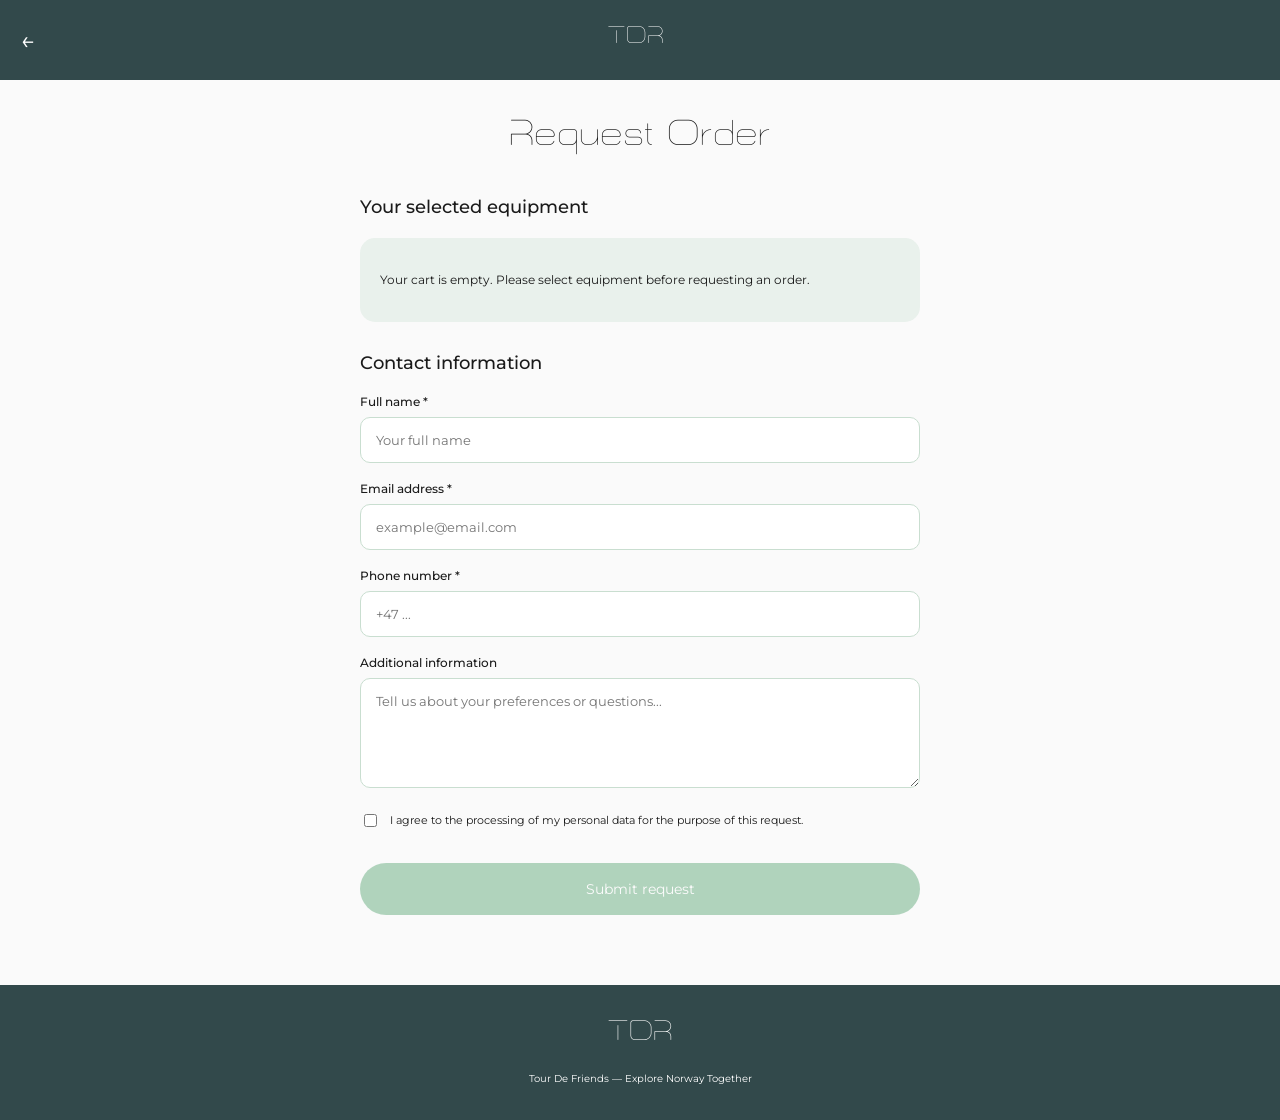
<file: checkout.html>
<!DOCTYPE html>
<html lang="en">

<head>
<meta charset="UTF-8">
<meta name="viewport" content="width=device-width, initial-scale=1.0">

<title>Checkout | TDR</title>

<style>
@import url('https://fonts.googleapis.com/css2?family=Montserrat:wght@400;500;600;700&display=swap');

@font-face {
    font-family: 'Morena';
    src: url('fonts/Morena-Light.otf') format('opentype');
    font-weight: 300;
}

* {
    box-sizing: border-box;
}

body {
    margin: 0;
    background: #FAFAFA;
    color: #1A1A1A;
    font-family: 'Montserrat', sans-serif;
}

a {
    text-decoration: none;
}

/* HEADER */

.checkout-header {
    display: flex;
    justify-content: space-between;
    align-items: center;
    padding: 25px 20px;
    background: #32494B;
    color: white;
}

.checkout-back {
    color: white;
    font-size: 25px;
}

.checkout-logo {
    font-family: 'Morena', sans-serif;
    font-size: 24px;
    color: white;
}

/* MAIN */

.checkout-main {
    max-width: 600px;
    margin: 0 auto;
    padding: 40px 20px 70px;
}

.checkout-title {
    margin: 0 0 35px;
    font-family: 'Morena', sans-serif;
    font-size: 36px;
    font-weight: 300;
    text-align: center;
}

.checkout-subtitle {
    margin: 30px 0 20px;
    font-size: 18px;
    font-weight: 500;
}

/* ORDER SUMMARY */

.order-summary {
    padding: 20px;
    border-radius: 15px;
    background: #E9F1EC;
}

.order-item {
    display: flex;
    align-items: center;
    gap: 15px;
    padding: 12px 0;
    border-bottom: 1px solid #C9DED0;
}

.order-item:last-child {
    border-bottom: none;
}

.order-item img {
    width: 75px;
    height: 65px;
    object-fit: contain;
}

.order-item-info {
    flex: 1;
}

.order-item-info strong {
    display: block;
    margin-bottom: 8px;
    font-size: 12px;
}

.order-item-info span {
    font-size: 11px;
    color: #32494B;
}

.empty-cart {
    font-size: 12px;
    line-height: 1.7;
}

/* FORM */

.checkout-form {
    display: flex;
    flex-direction: column;
    gap: 18px;
}

.form-group {
    display: flex;
    flex-direction: column;
    gap: 8px;
}

.form-group label {
    font-size: 12px;
    font-weight: 500;
}

.form-group input,
.form-group textarea {
    width: 100%;
    padding: 14px 15px;
    border: 1px solid #C9DED0;
    border-radius: 10px;
    outline: none;
    background: white;
    color: #1A1A1A;
    font-family: 'Montserrat', sans-serif;
    font-size: 13px;
}

.form-group input:focus,
.form-group textarea:focus {
    border-color: #69AD80;
}

.form-group textarea {
    min-height: 110px;
    resize: vertical;
}

.privacy-group {
    display: flex;
    align-items: flex-start;
    gap: 10px;
    margin-top: 5px;
}

.privacy-group input {
    margin-top: 3px;
    accent-color: #69AD80;
}

.privacy-group label {
    font-size: 11px;
    line-height: 1.7;
}

.submit-order {
    width: 100%;
    margin-top: 15px;
    padding: 17px;
    border: none;
    border-radius: 35px;
    background: #69AD80;
    color: white;
    font-family: 'Montserrat', sans-serif;
    font-size: 14px;
    cursor: pointer;
}

.submit-order:disabled {
    opacity: .5;
    cursor: not-allowed;
}

/* SUCCESS */

.success-screen {
    display: none;
    padding: 60px 10px;
    text-align: center;
}

.success-icon {
    display: flex;
    align-items: center;
    justify-content: center;
    width: 85px;
    height: 85px;
    margin: 0 auto 25px;
    border-radius: 50%;
    background: #B3D2BE;
    color: #32494B;
    font-size: 40px;
}

.success-screen h2 {
    font-family: 'Morena', sans-serif;
    font-size: 32px;
    font-weight: 300;
}

.success-screen p {
    font-size: 13px;
    line-height: 1.8;
}

.back-home {
    display: block;
    margin-top: 35px;
    padding: 16px;
    border-radius: 35px;
    background: #69AD80;
    color: white;
    font-size: 13px;
}

/* FOOTER */

.checkout-footer {
    padding: 35px 20px;
    background: #32494B;
    color: white;
    text-align: center;
}

.checkout-footer-logo {
    font-family: 'Morena', sans-serif;
    font-size: 28px;
    color: white;
}

.checkout-footer p {
    margin: 20px 0 0;
    font-size: 10px;
}

</style>
</head>

<body>

<!-- HEADER -->

<header class="checkout-header">

    <a href="road-bikes.html"
       class="checkout-back"
       aria-label="Back to road bikes">
        ←
    </a>

    <a href="index.html" class="checkout-logo">
        TDR
    </a>

    <div style="width:25px"></div>

</header>


<!-- MAIN -->

<main class="checkout-main">

    <div id="checkout-content">

        <h1 class="checkout-title">
            Request Order
        </h1>

        <h2 class="checkout-subtitle">
            Your selected equipment
        </h2>

        <div id="order-summary" class="order-summary">
        </div>

        <h2 class="checkout-subtitle">
            Contact information
        </h2>

        <form id="checkout-form" class="checkout-form">

            <div class="form-group">

                <label for="customer-name">
                    Full name *
                </label>

                <input
                    type="text"
                    id="customer-name"
                    name="name"
                    autocomplete="name"
                    placeholder="Your full name"
                    required>

            </div>

            <div class="form-group">

                <label for="customer-email">
                    Email address *
                </label>

                <input
                    type="email"
                    id="customer-email"
                    name="email"
                    autocomplete="email"
                    placeholder="example@email.com"
                    required>

            </div>

            <div class="form-group">

                <label for="customer-phone">
                    Phone number *
                </label>

                <input
                    type="tel"
                    id="customer-phone"
                    name="phone"
                    autocomplete="tel"
                    placeholder="+47 ..."
                    required>

            </div>

            <div class="form-group">

                <label for="customer-message">
                    Additional information
                </label>

                <textarea
                    id="customer-message"
                    name="message"
                    placeholder="Tell us about your preferences or questions..."></textarea>

            </div>

            <div class="privacy-group">

                <input
                    type="checkbox"
                    id="privacy"
                    required>

                <label for="privacy">
                    I agree to the processing of my personal
                    data for the purpose of this request.
                </label>

            </div>

            <button type="submit"
                    class="submit-order"
                    id="submit-order">
                Submit request
            </button>

        </form>

    </div>


    <!-- SUCCESS SCREEN -->

    <div id="success-screen" class="success-screen">

        <div class="success-icon">
            ✓
        </div>

        <h2>Thank you!</h2>

        <p>
            Your request has been completed
            in this demonstration.
        </p>

        <p>
            This is a prototype, so no actual
            order has been sent.
        </p>

        <a href="index.html" class="back-home">
            Back to Home
        </a>

    </div>

</main>


<!-- FOOTER -->

<footer class="checkout-footer">

    <a href="index.html" class="checkout-footer-logo">
        TDR
    </a>

    <p>
        Tour De Friends — Explore Norway Together
    </p>

</footer>


<!-- JAVASCRIPT -->

<script>

const CART_KEY = 'tdr-cart';

function getCart() {
    try {
        const data = JSON.parse(localStorage.getItem(CART_KEY));
        return Array.isArray(data) ? data : [];
    } catch {
        return [];
    }
}

function renderOrder() {
    const cart = getCart();
    const container = document.getElementById('order-summary');
    const submitButton = document.getElementById('submit-order');

    container.innerHTML = '';

    if (cart.length === 0) {
        const message = document.createElement('p');
        message.className = 'empty-cart';
        message.textContent =
            'Your cart is empty. Please select equipment before requesting an order.';

        container.appendChild(message);
        submitButton.disabled = true;
        return;
    }

    submitButton.disabled = false;

    cart.forEach(item => {
        const row = document.createElement('div');
        row.className = 'order-item';

        const image = document.createElement('img');
        image.src = item.image;
        image.alt = item.name;

        const info = document.createElement('div');
        info.className = 'order-item-info';

        const name = document.createElement('strong');
        name.textContent = item.name;

        const quantity = document.createElement('span');
        quantity.textContent = 'Quantity: ' + item.quantity;

        info.append(name, quantity);
        row.append(image, info);
        container.appendChild(row);
    });
}

document.getElementById('checkout-form')
    .addEventListener('submit', function(event) {

        event.preventDefault();

        const cart = getCart();

        if (cart.length === 0) {
            renderOrder();
            return;
        }

        // Demonstration only:
        // No data is transmitted to a server.

        localStorage.removeItem(CART_KEY);

        document.getElementById('checkout-content').style.display = 'none';

        document.getElementById('success-screen').style.display = 'block';

        window.scrollTo(0, 0);
    });

renderOrder();

</script>

</body>
</html>
</file>
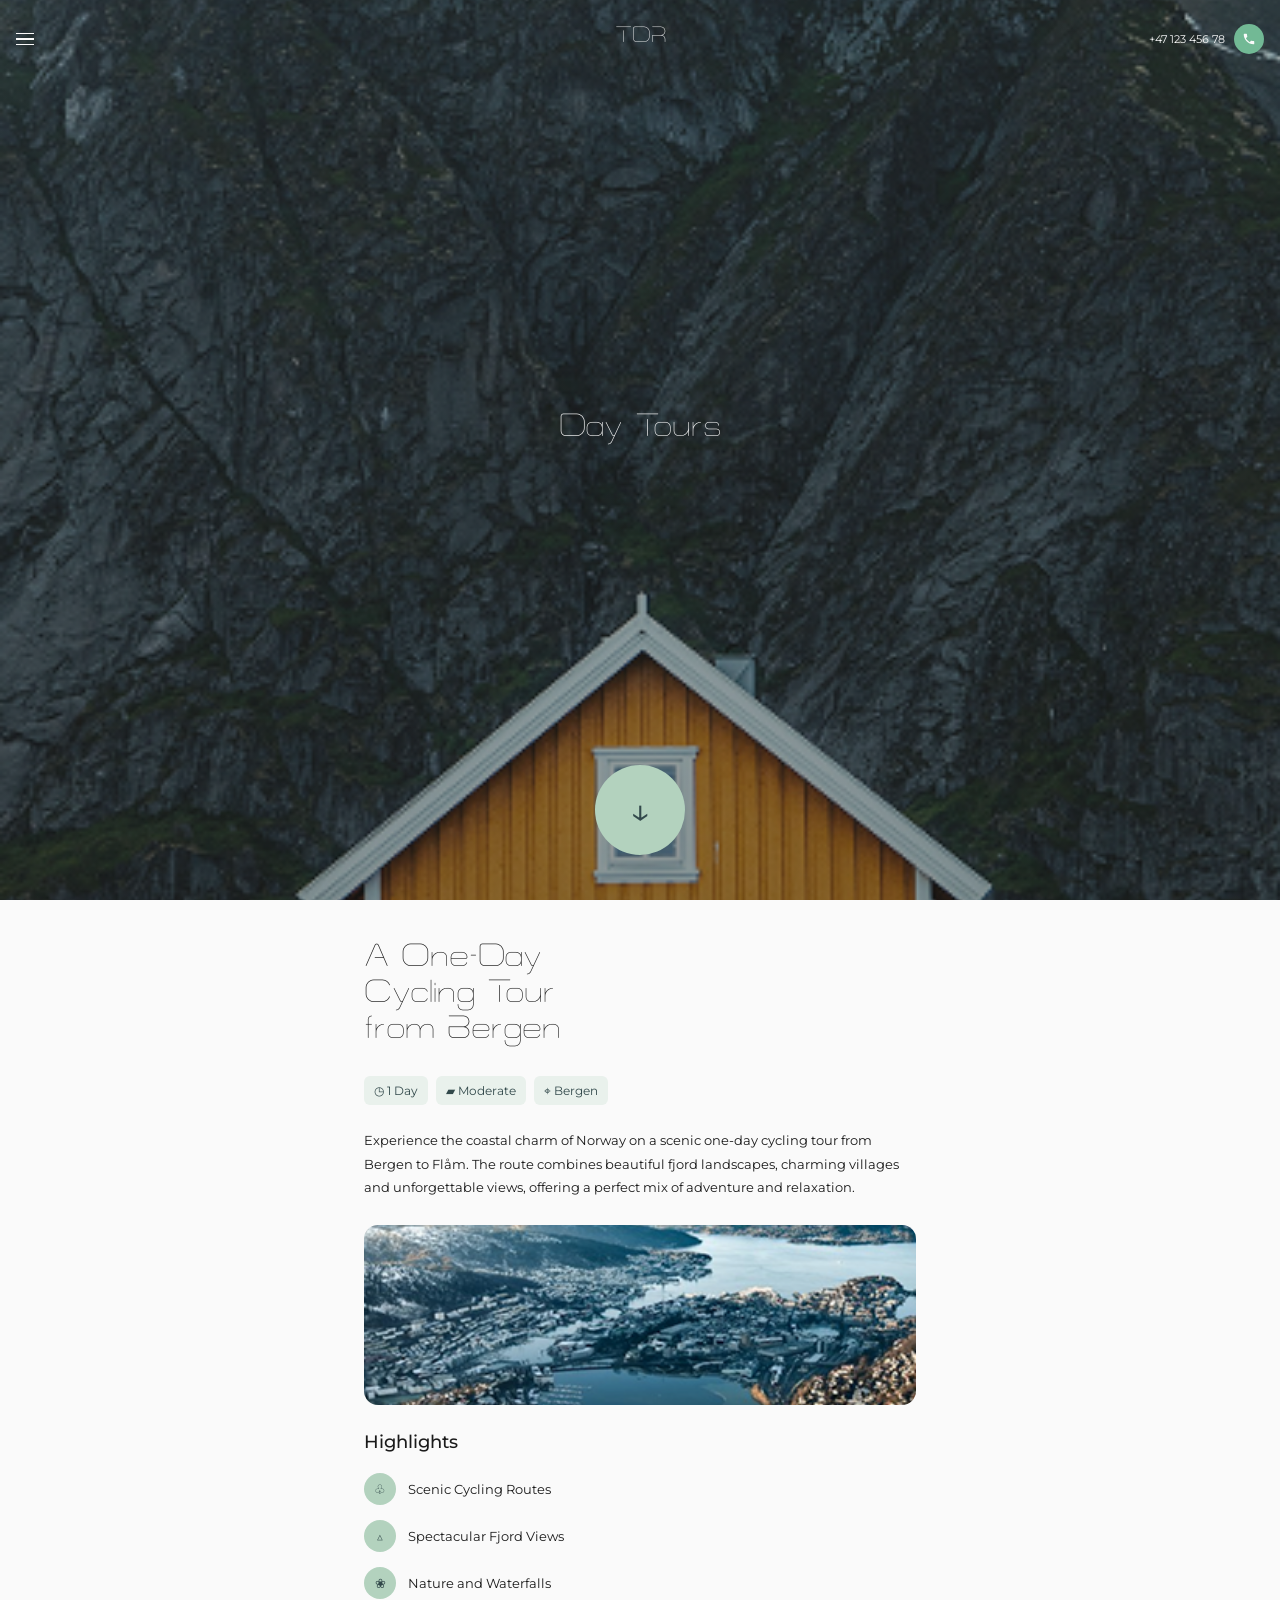
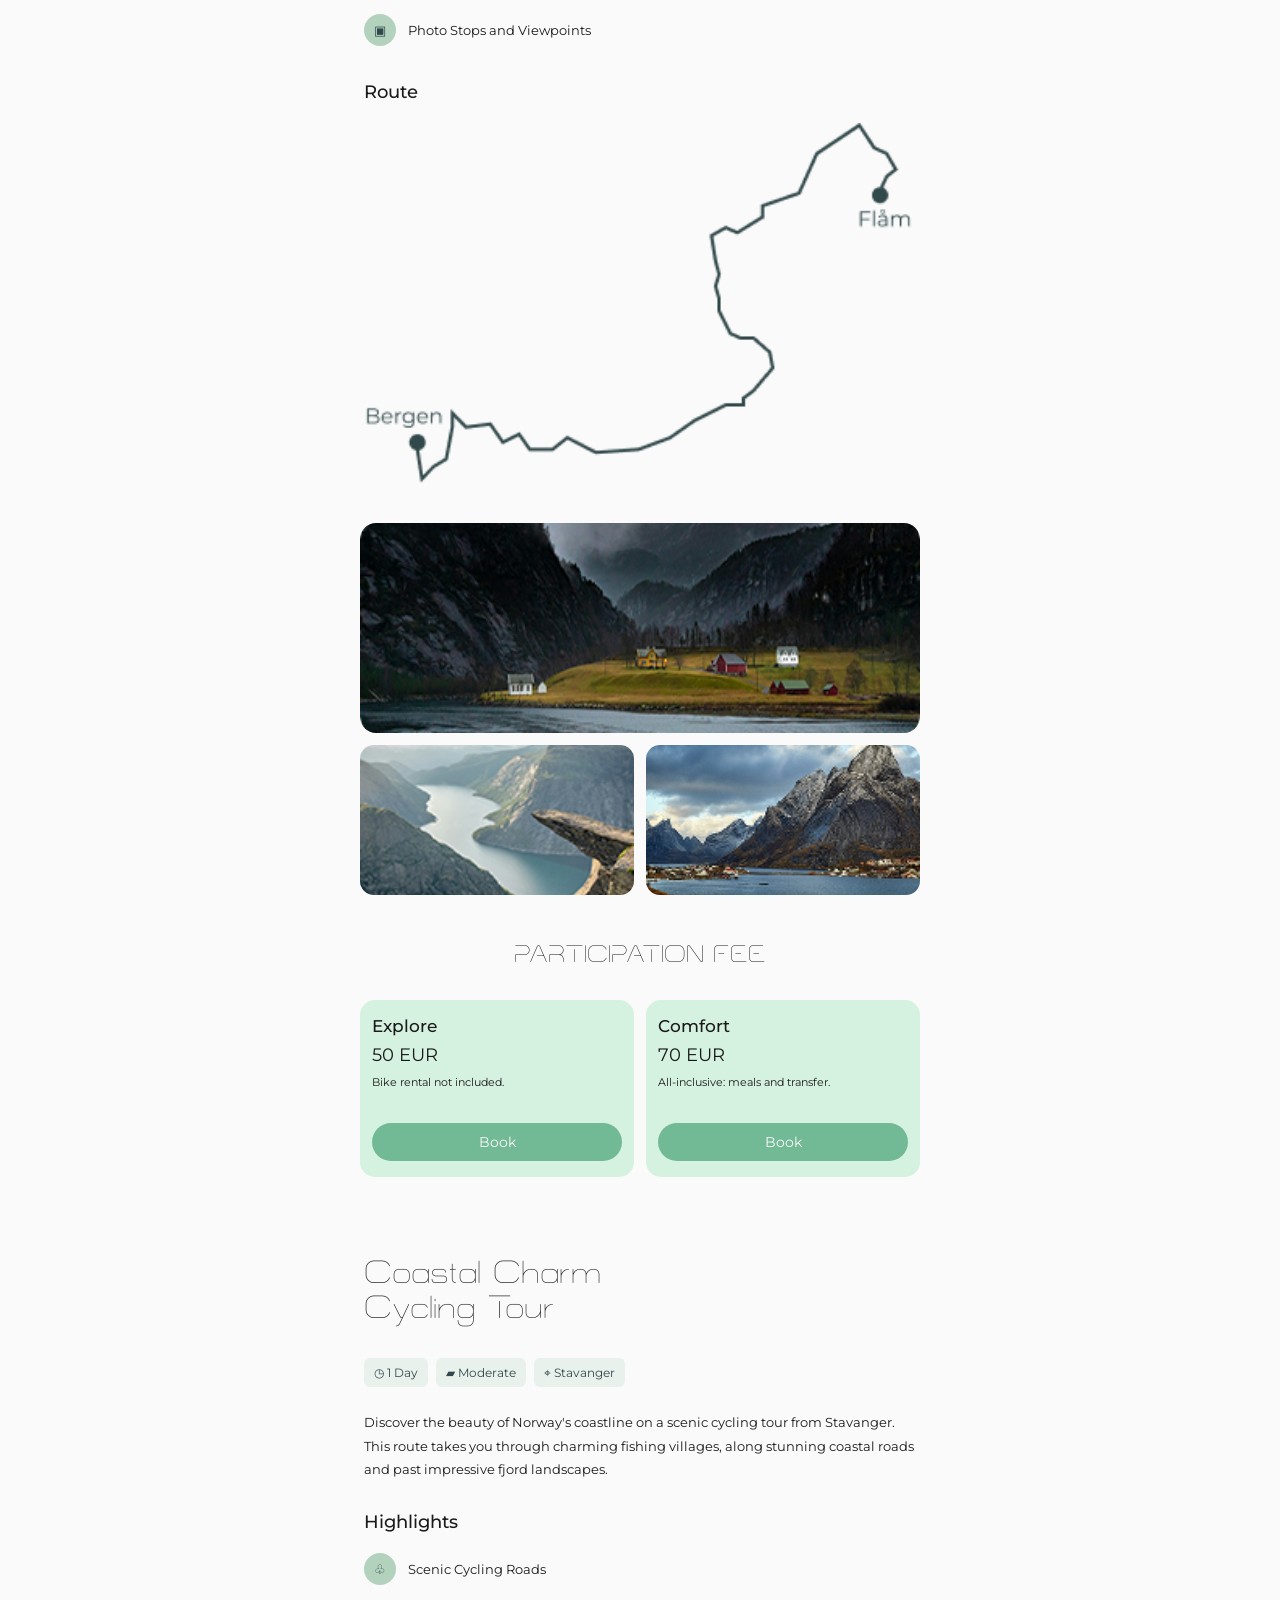
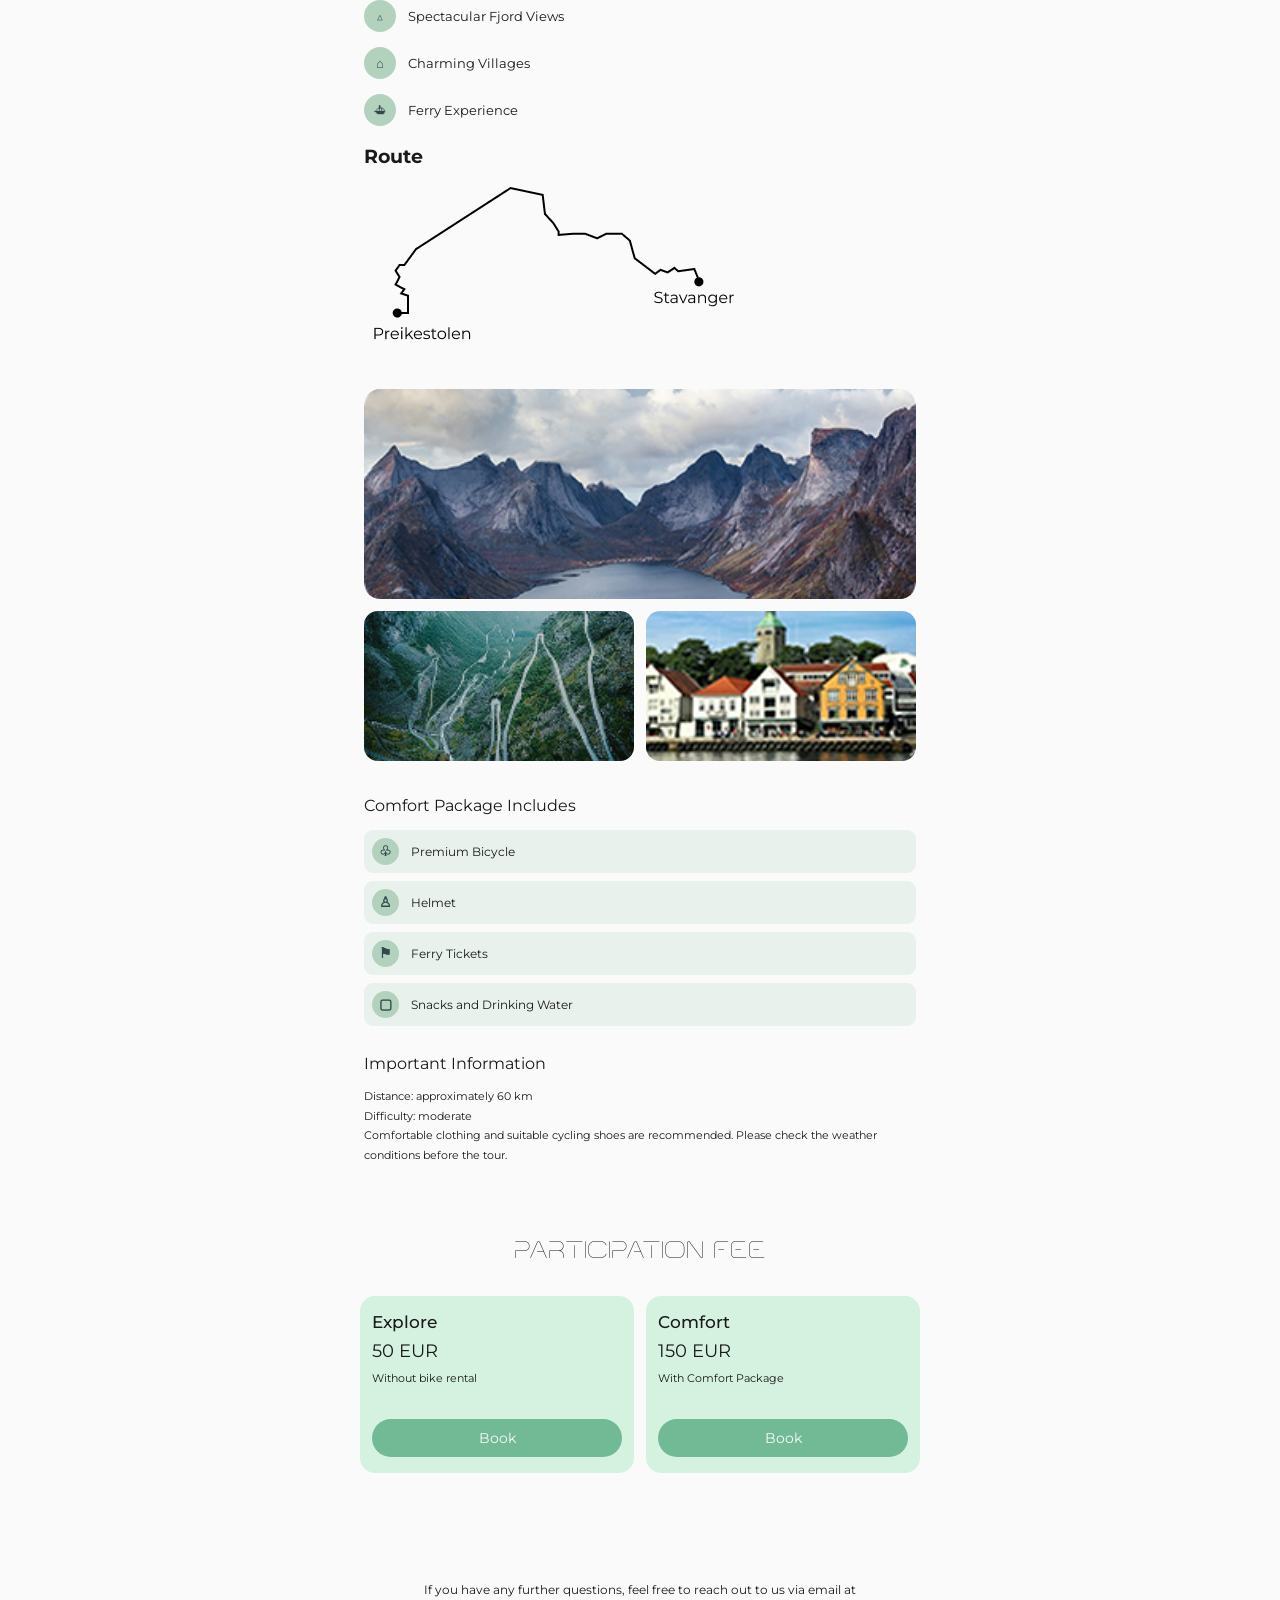
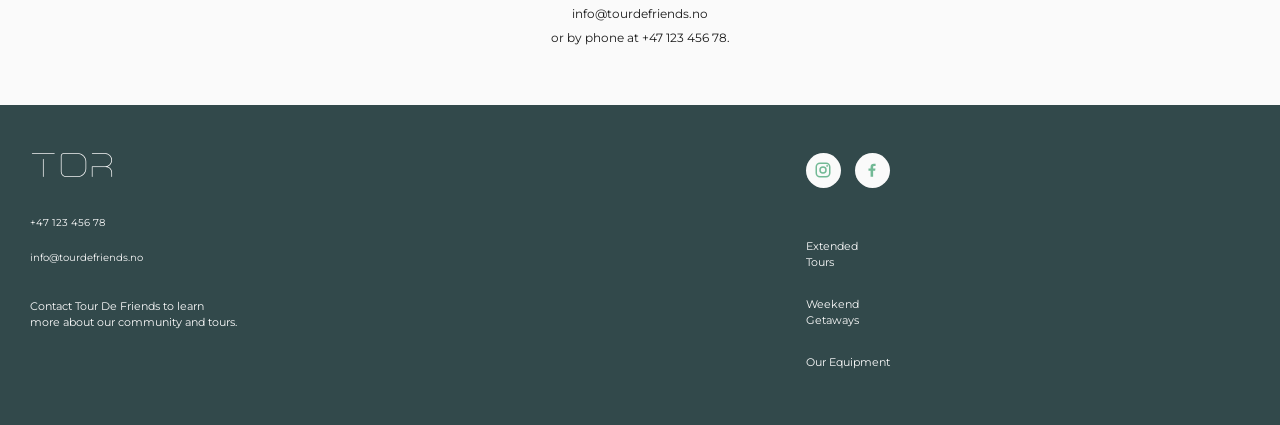
<file: day-tours.html>
<!DOCTYPE html>
<html lang="en">
<head>
    <meta charset="UTF-8">
    <meta name="viewport" content="width=device-width, initial-scale=1.0">
    <title>Day Tours | TDR</title>

    <style>
        @import url('https://fonts.googleapis.com/css2?family=Montserrat:wght@400;500;600;700&display=swap');

        @font-face {
            font-family: 'Morena';
            src: url('fonts/Morena-ExtraLight.otf') format('opentype');
            font-weight: 200;
            font-style: normal;
        }

        @font-face {
            font-family: 'Morena';
            src: url('fonts/Morena-Light.otf') format('opentype');
            font-weight: 300;
            font-style: normal;
        }

        @font-face {
            font-family: 'Morena';
            src: url('fonts/Morena.otf') format('opentype');
            font-weight: 400;
            font-style: normal;
        }

        * {
            box-sizing: border-box;
        }

        html {
            scroll-behavior: smooth;
        }

        body {
            margin: 0;
            background: #FAFAFA;
            color: #1A1A1A;
            font-family: 'Montserrat', sans-serif;
        }

        /* Main Day Tours screen */

        .tour-hero {
            position: relative;
            min-height: 100vh;
            min-height: 100svh;
            background-image:
                linear-gradient(
                    rgba(0, 0, 0, 0.12),
                    rgba(0, 0, 0, 0.25)
                ),
                url('day-tour.png');
            background-size: cover;
            background-position: center;
            color: #FAFAFA;
        }


/* TDR Header */

.tour-header {
    display: grid;
    grid-template-columns: 1fr auto 1fr;
    align-items: center;
    padding: 24px 16px;
    gap: 10px;
}

.tour-menu {
    display: flex;
    flex-direction: column;
    gap: 4px;
    width: 19px;
    cursor: pointer;
}

.tour-menu span {
    display: block;
    width: 18px;
    height: 1.5px;
    background: #FAFAFA;
}

.tour-logo {
    font-family: 'Morena', sans-serif;
    font-size: 22px;
    font-weight: 300;
    color: #FAFAFA;
    text-decoration: none;
}

.tour-header-right {
    display: flex;
    align-items: center;
    justify-content: flex-end;
    gap: 9px;
}

.tour-phone {
    color: #FAFAFA;
    font-size: 9px;
    white-space: nowrap;
}

.tour-call {
    display: flex;
    align-items: center;
    justify-content: center;
    width: 30px;
    height: 30px;
    flex-shrink: 0;
    border-radius: 50%;
    background: #72B995;
    color: #FAFAFA;
    text-decoration: none;
}

.tour-call svg {
    width: 14px;
    height: 14px;
}


        .tour-phone {
            font-size: 11px;
            white-space: nowrap;
        }

        .tour-title {
            position: absolute;
            top: 45%;
            left: 0;
            width: 100%;
            padding: 0 20px;
            transform: translateY(-50%);
            text-align: center;
            font-family: 'Morena', sans-serif;
            font-size: 32px;
            font-weight: 300;
            line-height: 1.2;
        }

        .tour-scroll {
            position: absolute;
            bottom: 45px;
            left: 50%;
            transform: translateX(-50%);
            display: flex;
            align-items: center;
            justify-content: center;
            width: 90px;
            height: 90px;
            border-radius: 50%;
            background: #B3D2BE;
            color: #32494B;
            font-size: 36px;
            text-decoration: none;
        }

        /* Bergen tour */

        .tour-stops {
            padding: 45px 24px 25px;
            background: #FAFAFA;
        }

        .bergen-heading {
            margin: 0 0 24px;
            font-family: 'Morena', sans-serif;
            font-size: 32px;
            font-weight: 300;
            line-height: 1.12;
        }

        .tour-info {
            display: flex;
            flex-wrap: wrap;
            gap: 8px;
            margin-bottom: 24px;
        }

        .tour-info span {
            padding: 7px 10px;
            border-radius: 6px;
            background: #E9F1EC;
            color: #32494B;
            font-size: 12px;
        }

        .bergen-description {
            margin: 0 0 25px;
            font-size: 13px;
            line-height: 1.8;
        }

        .bergen-photo {
            display: block;
            width: 100%;
            height: 180px;
            object-fit: cover;
            border-radius: 14px;
            margin-bottom: 26px;
        }

        .bergen-subheading,
        .bergen-route h3 {
            margin: 0 0 20px;
            font-size: 18px;
            font-weight: 500;
        }

        .bergen-highlights {
            display: flex;
            flex-direction: column;
            gap: 15px;
        }

        .bergen-highlights div {
            display: flex;
            align-items: center;
            gap: 12px;
            font-size: 13px;
        }

        .bergen-highlights span {
            display: flex;
            align-items: center;
            justify-content: center;
            width: 32px;
            height: 32px;
            flex-shrink: 0;
            border-radius: 50%;
            background: #B3D2BE;
            color: #32494B;
        }

        /* Route map */

        .bergen-route {
            margin-top: 35px;
        }

        .bergen-route-map {
            display: block;
            width: 100%;
            height: auto;
            border-radius: 14px;
        }

        /* Photo gallery */

        .bergen-gallery {
            padding: 15px 20px 25px;
            background: #FAFAFA;
        }

        .bergen-gallery-main {
            display: block;
            width: 100%;
            height: 210px;
            object-fit: cover;
            border-radius: 16px;
            margin-bottom: 12px;
        }

        .bergen-gallery-bottom {
            display: grid;
            grid-template-columns: repeat(2, minmax(0, 1fr));
            gap: 12px;
        }

        .bergen-gallery-bottom img {
            display: block;
            width: 100%;
            height: 150px;
            object-fit: cover;
            border-radius: 14px;
        }

        /* Participation Fee */

        .participation-fee {
            display: grid;
            grid-template-columns: repeat(2, minmax(0, 1fr));
            gap: 12px;
            padding: 25px 20px 50px;
            background: #FAFAFA;
        }

        .participation-fee h2 {
            grid-column: 1 / -1;
            margin: 0 0 15px;
            text-align: center;
            text-transform: uppercase;
            font-family: 'Morena', sans-serif;
            font-size: 24px;
            font-weight: 300;
        }

        .fee-card {
            min-width: 0;
            padding: 16px 12px;
            border-radius: 15px;
            background: #D5F1DF;
        }

        .fee-card h3 {
            margin: 0 0 8px;
            font-size: 17px;
            font-weight: 500;
        }

        .fee-price {
            margin: 0 0 8px;
            font-size: 18px;
        }

        .fee-card p:not(.fee-price) {
            min-height: 34px;
            margin: 0 0 15px;
            font-size: 11px;
            line-height: 1.5;
        }

        .fee-card button {
            width: 100%;
            padding: 10px;
            border: none;
            border-radius: 30px;
            background: #72B995;
            color: #FAFAFA;
            font-family: 'Montserrat', sans-serif;
            font-size: 14px;
            cursor: pointer;
        }

        .fee-card button:hover {
            background: #5C9E7D;
        }

        @media (min-width: 700px) {
            .tour-stops,
            .bergen-gallery,
            .participation-fee {
                max-width: 600px;
                margin-left: auto;
                margin-right: auto;
            }
        }

/* Coastal Charm Cycling Tour */

.coastal-tour {
    max-width: 600px;
    margin: 0 auto;
    padding: 35px 24px 50px;
    background: #FAFAFA;
}

.coastal-heading {
    margin: 0 0 25px;
    font-family: 'Morena', sans-serif;
    font-size: 32px;
    font-weight: 300;
    line-height: 1.12;
}

.coastal-description {
    margin: 0 0 30px;
    font-family: 'Montserrat', sans-serif;
    font-size: 13px;
    line-height: 1.8;
}

.coastal-subheading {
    margin: 0 0 20px;
    font-size: 18px;
    font-weight: 500;
}

.coastal-gallery {
    margin-top: 35px;
}

.coastal-gallery-main {
    display: block;
    width: 100%;
    height: 210px;
    object-fit: cover;
    border-radius: 16px;
    margin-bottom: 12px;
}

.coastal-gallery-bottom {
    display: grid;
    grid-template-columns: repeat(2, minmax(0, 1fr));
    gap: 12px;
}

.coastal-gallery-bottom img {
    display: block;
    width: 100%;
    height: 150px;
    object-fit: cover;
    border-radius: 14px;
}

/* Coastal Comfort Package */

.coastal-comfort {
    margin-top: 35px;
    padding: 25px 20px;
    background: #E9F1EC;
    border-radius: 16px;
}

.coastal-comfort h3 {
    margin: 0 0 20px;
    font-family: 'Morena', sans-serif;
    font-size: 24px;
    font-weight: 300;
}

.coastal-comfort-list {
    display: flex;
    flex-direction: column;
    gap: 15px;
}

.coastal-comfort-list div {
    display: flex;
    align-items: center;
    gap: 12px;
    font-family: 'Montserrat', sans-serif;
    font-size: 13px;
}

.coastal-comfort-list span {
    display: flex;
    align-items: center;
    justify-content: center;
    width: 28px;
    height: 28px;
    border-radius: 50%;
    background: #B3D2BE;
    color: #32494B;
    font-weight: 600;
}

/* Comfort Package — Figma layout */

.coastal-comfort {
    margin-top: 35px;
    padding: 0;
    background: transparent;
    border-radius: 0;
}

.coastal-comfort h3 {
    margin: 0 0 15px;
    font-family: 'Montserrat', sans-serif;
    font-size: 16px;
    font-weight: 400;
}

.coastal-comfort-list {
    gap: 8px;
}

.coastal-comfort-list div {
    min-height: 43px;
    padding: 8px;
    border-radius: 9px;
    background: #E9F1EC;
    font-size: 12px;
}

.coastal-comfort-list span {
    width: 27px;
    height: 27px;
    font-size: 14px;
}

.coastal-important {
    margin-top: 28px;
}

.coastal-important h3 {
    margin-bottom: 14px;
}

.coastal-important p {
    margin: 0;
    font-size: 11px;
    line-height: 1.8;
}

/* Contact section */

.tour-contact {
    padding: 55px 28px;
    background: #FAFAFA;
    text-align: center;
}

.tour-contact p {
    max-width: 480px;
    margin: 0 auto;
    font-family: 'Montserrat', sans-serif;
    font-size: 12px;
    line-height: 2;
}

/* Footer */

.tdr-footer {
    display: grid;
    grid-template-columns: 1.7fr 1fr;
    gap: 20px;
    padding: 48px 30px 55px;
    background: #32494B;
    color: #FAFAFA;
    font-family: 'Montserrat', sans-serif;
}

.footer-left {
    display: flex;
    flex-direction: column;
    align-items: flex-start;
    gap: 22px;
}

.footer-logo {
    margin-bottom: 2px;
    font-family: 'Morena', sans-serif;
    font-size: 34px;
    font-weight: 300;
    letter-spacing: 2px;
}

.footer-left a,
.footer-right a {
    color: #FAFAFA;
    text-decoration: none;
}

.footer-left > a:not(.footer-logo) {
    font-size: 10px;
}

.footer-left p {
    margin: 12px 0 0;
    font-size: 11px;
    line-height: 1.5;
}

.footer-right {
    display: flex;
    flex-direction: column;
    align-items: flex-start;
    gap: 50px;
}

.footer-social {
    display: flex;
    gap: 14px;
}


.footer-social a {
    display: flex;
    align-items: center;
    justify-content: center;
    width: 35px;
    height: 35px;
    border-radius: 50%;
    background: #FAFAFA;
    color: #72B995;
    text-decoration: none;
}

.footer-social svg {
    width: 18px;
    height: 18px;
}


.footer-links {
    display: flex;
    flex-direction: column;
    gap: 25px;
}

.footer-links a {
    font-size: 11px;
    line-height: 1.5;
}

@media (max-width: 350px) {
    .tdr-footer {
        padding-left: 20px;
        padding-right: 20px;
        gap: 12px;
    }
}

    </style>
</head>

<body>

    <!-- Main screen -->

    <section class="tour-hero">

        

<header class="tour-header">

    <div class="tour-menu" aria-label="Menu">
        <span></span>
        <span></span>
        <span></span>
    </div>

    <a href="index.html" class="tour-logo">TDR</a>

    <div class="tour-header-right">

        <span class="tour-phone">+47 123 456 78</span>

        <a href="tel:+4712345678" class="tour-call">
            <svg viewBox="0 0 24 24">
                <path fill="currentColor"
                    d="M6.6 10.8a15.5 15.5 0 0 0 6.6 6.6l2.2-2.2
                    c.3-.3.7-.4 1.1-.2 1.1.4 2.3.6 3.5.6
                    .6 0 1 .4 1 1V20c0 .6-.4 1-1 1
                    C10.6 21 3 13.4 3 4c0-.6.4-1 1-1h3.5
                    c.6 0 1 .4 1 1 0 1.2.2 2.4.6 3.5
                    .1.4 0 .8-.3 1.1z"/>
            </svg>
        </a>

    </div>

</header>



        <h1 class="tour-title">Day Tours</h1>

        <a href="#tour-stops" class="tour-scroll"
           aria-label="Scroll to tour information">
            &#8595;
        </a>

    </section>

    <!-- Bergen tour information -->

    <section id="tour-stops" class="tour-stops">

        <h2 class="bergen-heading">
            A One-Day<br>
            Cycling Tour<br>
            from Bergen
        </h2>

        <div class="tour-info">
            <span>◷ 1 Day</span>
            <span>▰ Moderate</span>
            <span>⌖ Bergen</span>
        </div>

        <p class="bergen-description">
            Experience the coastal charm of Norway on a
            scenic one-day cycling tour from Bergen to Flåm.
            The route combines beautiful fjord landscapes,
            charming villages and unforgettable views,
            offering a perfect mix of adventure and relaxation.
        </p>

        <img
            src="bergen-tour.png"
            alt="Scenic view of Bergen"
            class="bergen-photo"
        >

        <h3 class="bergen-subheading">Highlights</h3>

        <div class="bergen-highlights">
            <div>
                <span>♧</span>
                Scenic Cycling Routes
            </div>

            <div>
                <span>△</span>
                Spectacular Fjord Views
            </div>

            <div>
                <span>❀</span>
                Nature and Waterfalls
            </div>

            <div>
                <span>▣</span>
                Photo Stops and Viewpoints
            </div>
        </div>

        <div class="bergen-route">
            <h3>Route</h3>

            <img
                src="bergen-route.png"
                alt="Map of the Bergen cycling route"
                class="bergen-route-map"
            >
        </div>

    </section>

    <!-- Bergen photo gallery -->

    <div class="bergen-gallery">

        <img
            src="bergen-gallery-1.png"
            alt="Norwegian mountain valley"
            class="bergen-gallery-main"
        >

        <div class="bergen-gallery-bottom">
            <img
                src="bergen-gallery-2.png"
                alt="Norwegian fjord"
            >

            <img
                src="bergen-gallery-3.png"
                alt="Norwegian mountains"
            >
        </div>

    </div>

    <!-- Participation Fee -->

    <section class="participation-fee">

        <h2>Participation Fee</h2>

        <div class="fee-card">
            <h3>Explore</h3>
            <p class="fee-price">50 EUR</p>
            <p>Bike rental not included.</p>

            
<button
    type="button"
    onclick="window.location.href='book-call.html?tour=bergen&package=explore'">
    Book
</button>

        </div>

        <div class="fee-card">
            <h3>Comfort</h3>
            <p class="fee-price">70 EUR</p>
            <p>All-inclusive: meals and transfer.</p>

            <button type="button"
                onclick="window.location.href='book-call.html?tour=bergen&package=comfort'">
                Book
            </button>
        </div>

    </section>

</body>

<!-- Coastal Charm Cycling Tour -->

<section class="coastal-tour">

    <h2 class="coastal-heading">
        Coastal Charm<br>
        Cycling Tour
    </h2>

    <div class="tour-info">
        <span>◷ 1 Day</span>
        <span>▰ Moderate</span>
        <span>⌖ Stavanger</span>
    </div>

    <p class="coastal-description">
        Discover the beauty of Norway's coastline on a
        scenic cycling tour from Stavanger.
        This route takes you through charming fishing villages,
        along stunning coastal roads and past impressive fjord
        landscapes.
    </p>

    <h3 class="coastal-subheading">Highlights</h3>

    <div class="bergen-highlights">
        <div><span>♧</span> Scenic Cycling Roads</div>
        <div><span>△</span> Spectacular Fjord Views</div>
        <div><span>⌂</span> Charming Villages</div>
        <div><span>⛴</span> Ferry Experience</div>
    </div>

<div class="coastal-route">
    <h3>Route</h3>

    <img
        src="coastal-route.png"
        alt="Coastal Charm cycling route map"
        class="coastal-route-map"
    >
</div>

    <div class="coastal-gallery">

        <img
            src="coastal-gallery-1.png"
            alt="Norwegian coastal landscape"
            class="coastal-gallery-main"
        >

        <div class="coastal-gallery-bottom">
            <img
                src="coastal-gallery-2.png"
                alt="Norwegian fjord"
            >

            <img
                src="coastal-gallery-3.png"
                alt="Norwegian coastal town"
            >
        </div>

    </div>

<!-- Comfort Package Includes -->


<div class="coastal-comfort">

    <h3>Comfort Package Includes</h3>

    <div class="coastal-comfort-list">
        <div><span>♧</span> Premium Bicycle</div>
        <div><span>♙</span> Helmet</div>
        <div><span>⚑</span> Ferry Tickets</div>
        <div><span>▢</span> Snacks and Drinking Water</div>
    </div>

    <div class="coastal-important">
        <h3>Important Information</h3>

        <p>
            Distance: approximately 60 km<br>
            Difficulty: moderate<br>
            Comfortable clothing and suitable cycling shoes
            are recommended. Please check the weather
            conditions before the tour.
        </p>
    </div>

</div>



</section>

<!-- Coastal Charm Participation Fee -->

<section class="participation-fee">

    <h2>Participation Fee</h2>

    <div class="fee-card">
        <h3>Explore</h3>
        <p class="fee-price">50 EUR</p>
        <p>Without bike rental</p>

        <button type="button"
            onclick="window.location.href='book-call.html?tour=coastal&package=explore'">
            Book
        </button>
    </div>

    <div class="fee-card">
        <h3>Comfort</h3>
        <p class="fee-price">150 EUR</p>
        <p>With Comfort Package</p>

        <button type="button"
            onclick="window.location.href='book-call.html?tour=coastal&package=comfort'">
            Book
        </button>
    </div>

</section>

<!-- Contact information -->

<section class="tour-contact">
    <p>
        If you have any further questions, feel free to reach out
        to us via email at info@tourdefriends.no<br>
        or by phone at +47 123 456 78.
    </p>
</section>

<!-- Footer -->

<footer class="tdr-footer">

    <div class="footer-left">
        <a href="index.html" class="footer-logo">TDR</a>

        <a href="tel:+4712345678">+47 123 456 78</a>

        <a href="mailto:info@tourdefriends.no">
            info@tourdefriends.no
        </a>

        <p>
            Contact Tour De Friends to learn<br>
            more about our community and tours.
        </p>
    </div>

    <div class="footer-right">

        
<div class="footer-social">

    <a href="#" aria-label="Instagram">
        <svg viewBox="0 0 24 24" aria-hidden="true">
            <rect x="3" y="3" width="18" height="18"
                rx="5" fill="none"
                stroke="currentColor" stroke-width="2"/>
            <circle cx="12" cy="12" r="4"
                fill="none"
                stroke="currentColor" stroke-width="2"/>
            <circle cx="17.5" cy="6.5" r="1.2"
                fill="currentColor"/>
        </svg>
    </a>

    <a href="#" aria-label="Facebook">
        <svg viewBox="0 0 24 24" aria-hidden="true">
            <path
                fill="currentColor"
                d="M13.5 21v-8h2.7l.4-3.1h-3.1V8
                c0-.9.3-1.5 1.6-1.5h1.7V3.7
                c-.3 0-1.3-.1-2.5-.1
                -2.5 0-4.2 1.5-4.2 4.3v2H7.3V13
                h2.8v8z"/>
        </svg>
    </a>

</div>

    <nav class="footer-links">
        <a href="#">Extended<br>Tours</a>
        <a href="#">Weekend<br>Getaways</a>
        <a href="#">Our Equipment</a>
    </nav>

</div>


</footer>

</body>
</html>
</file>
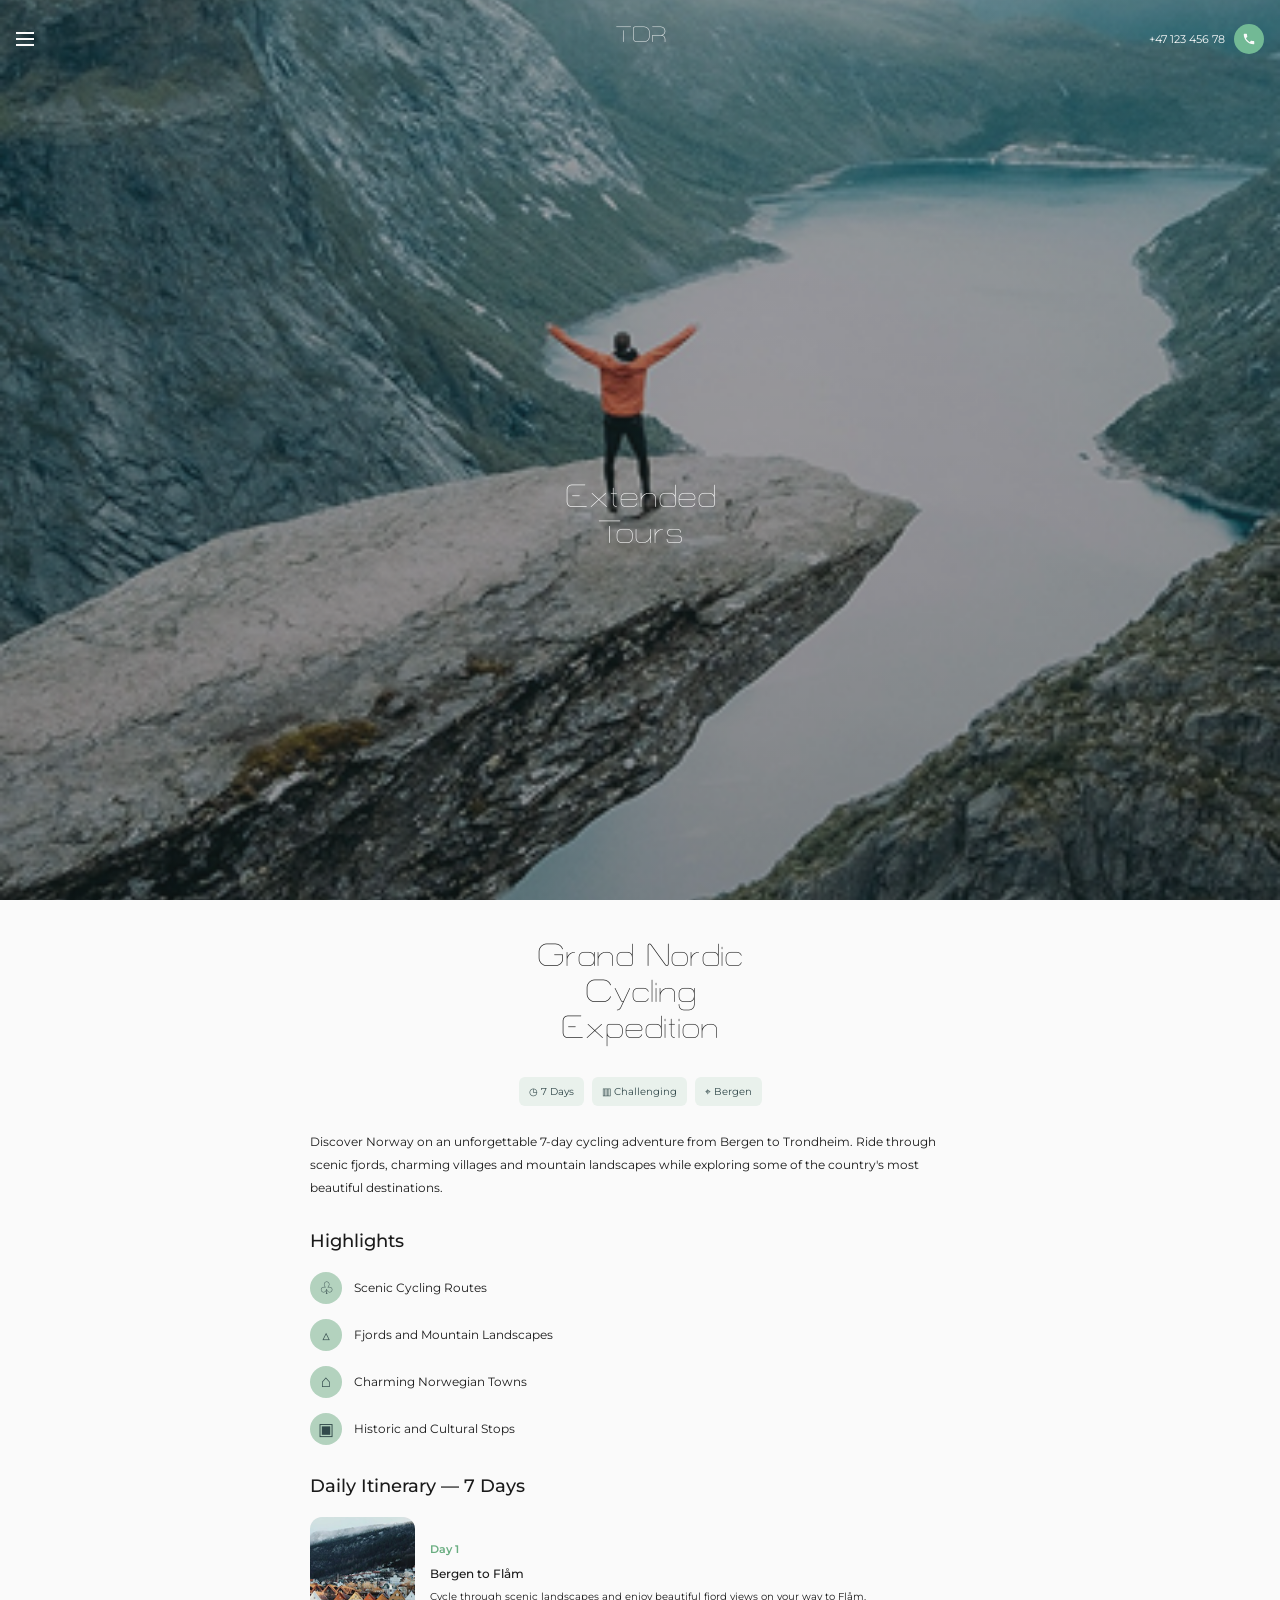
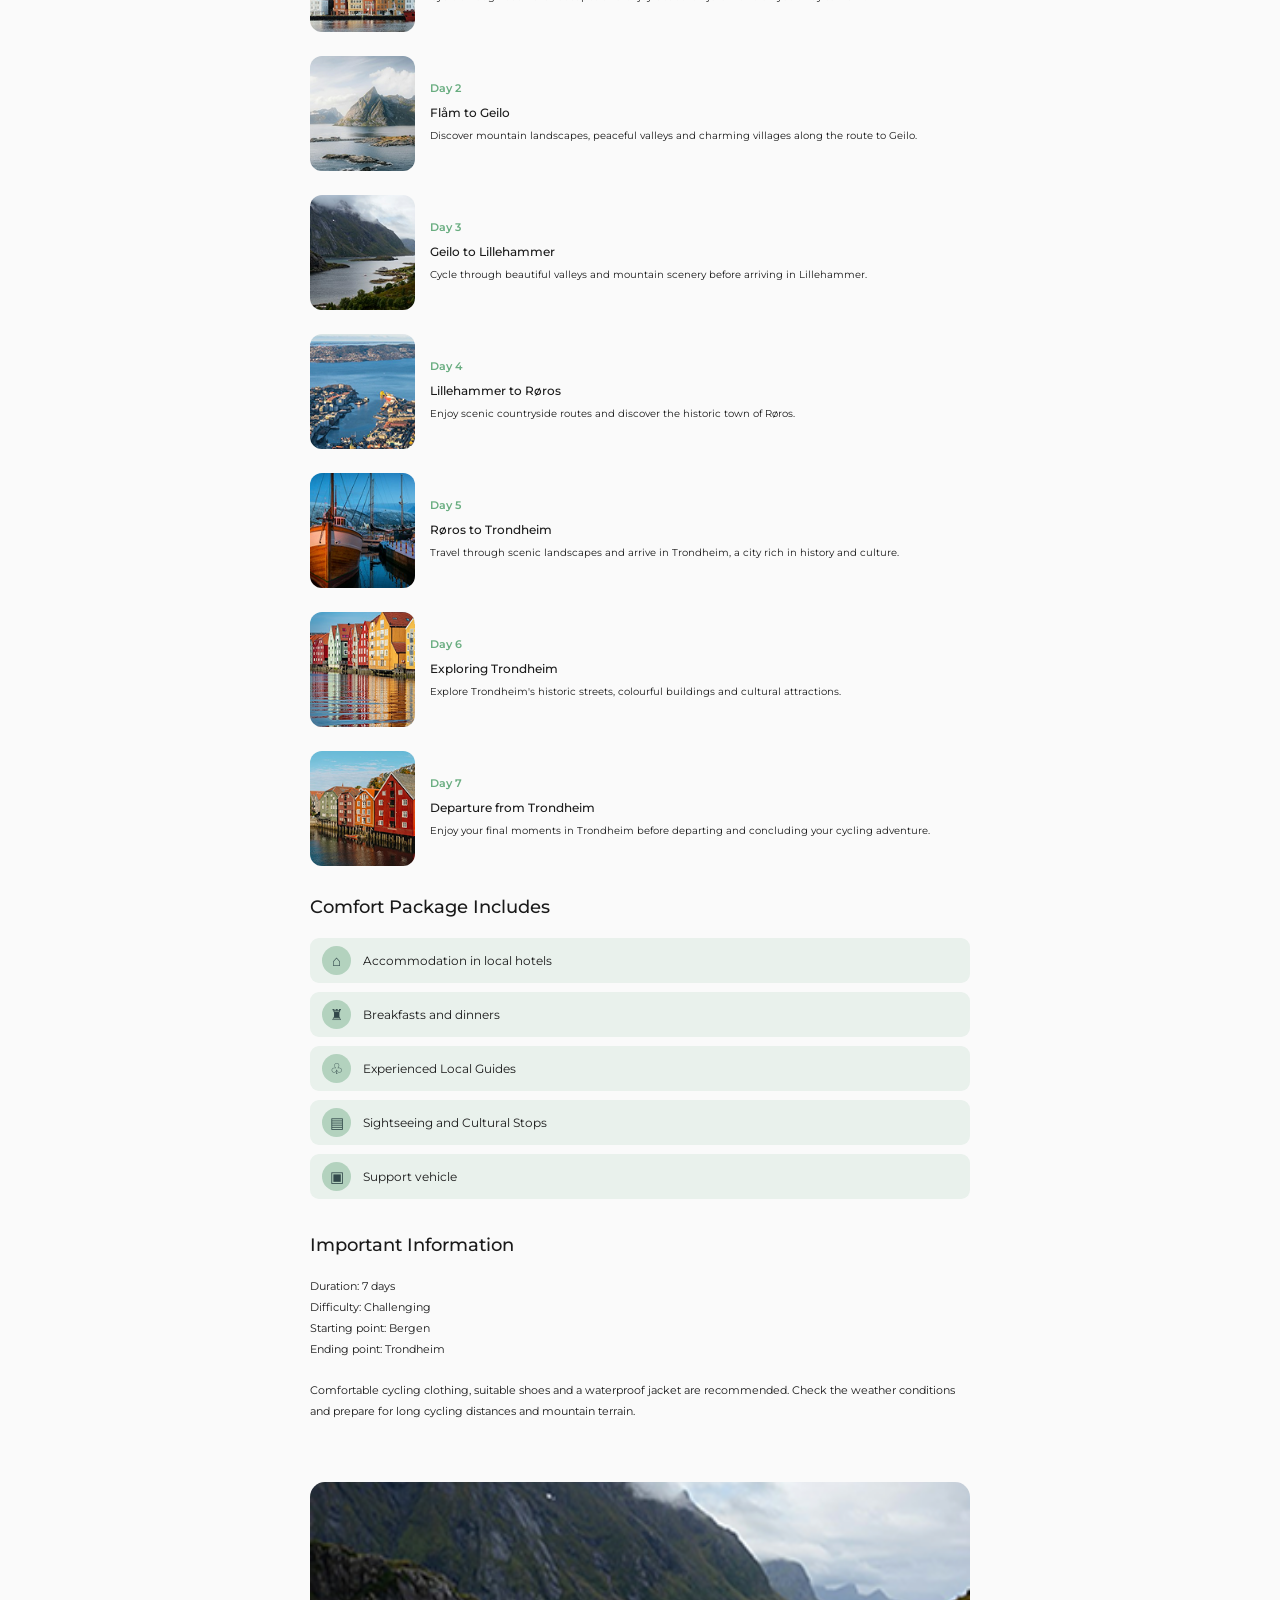
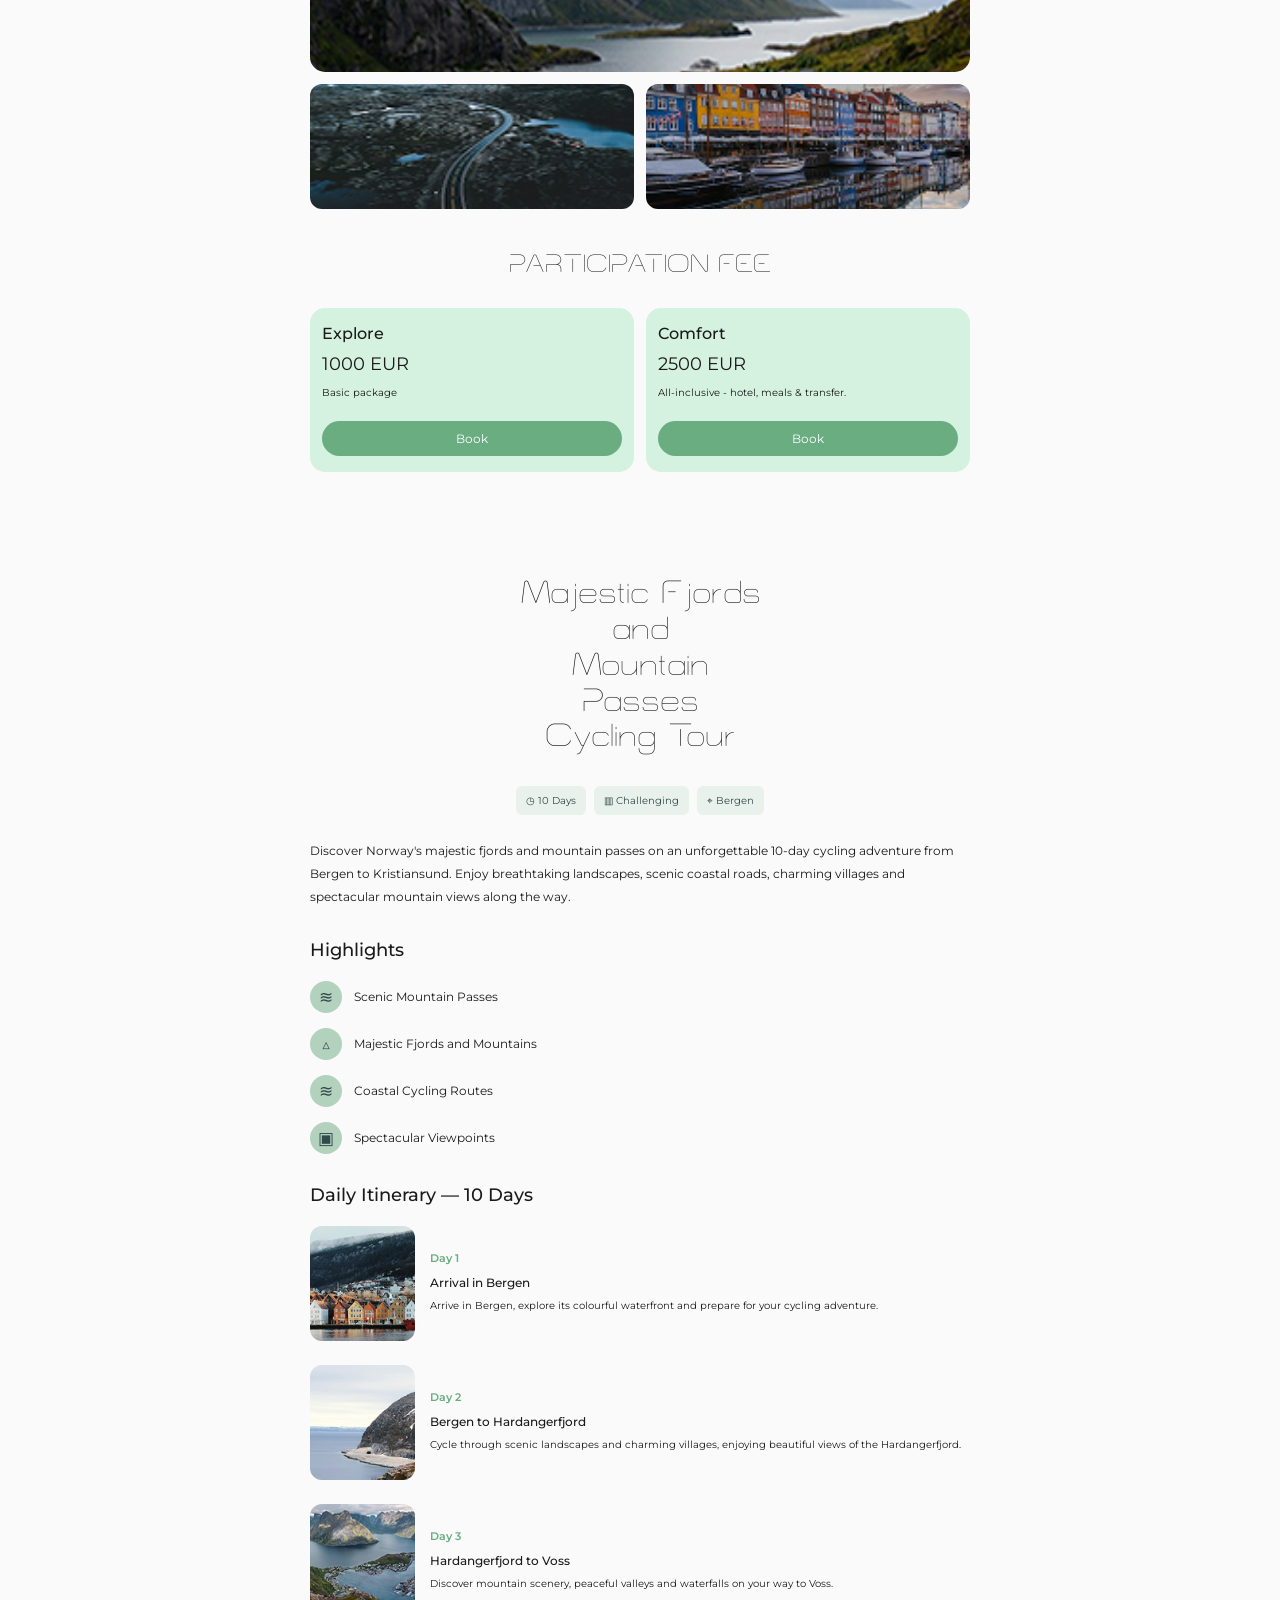
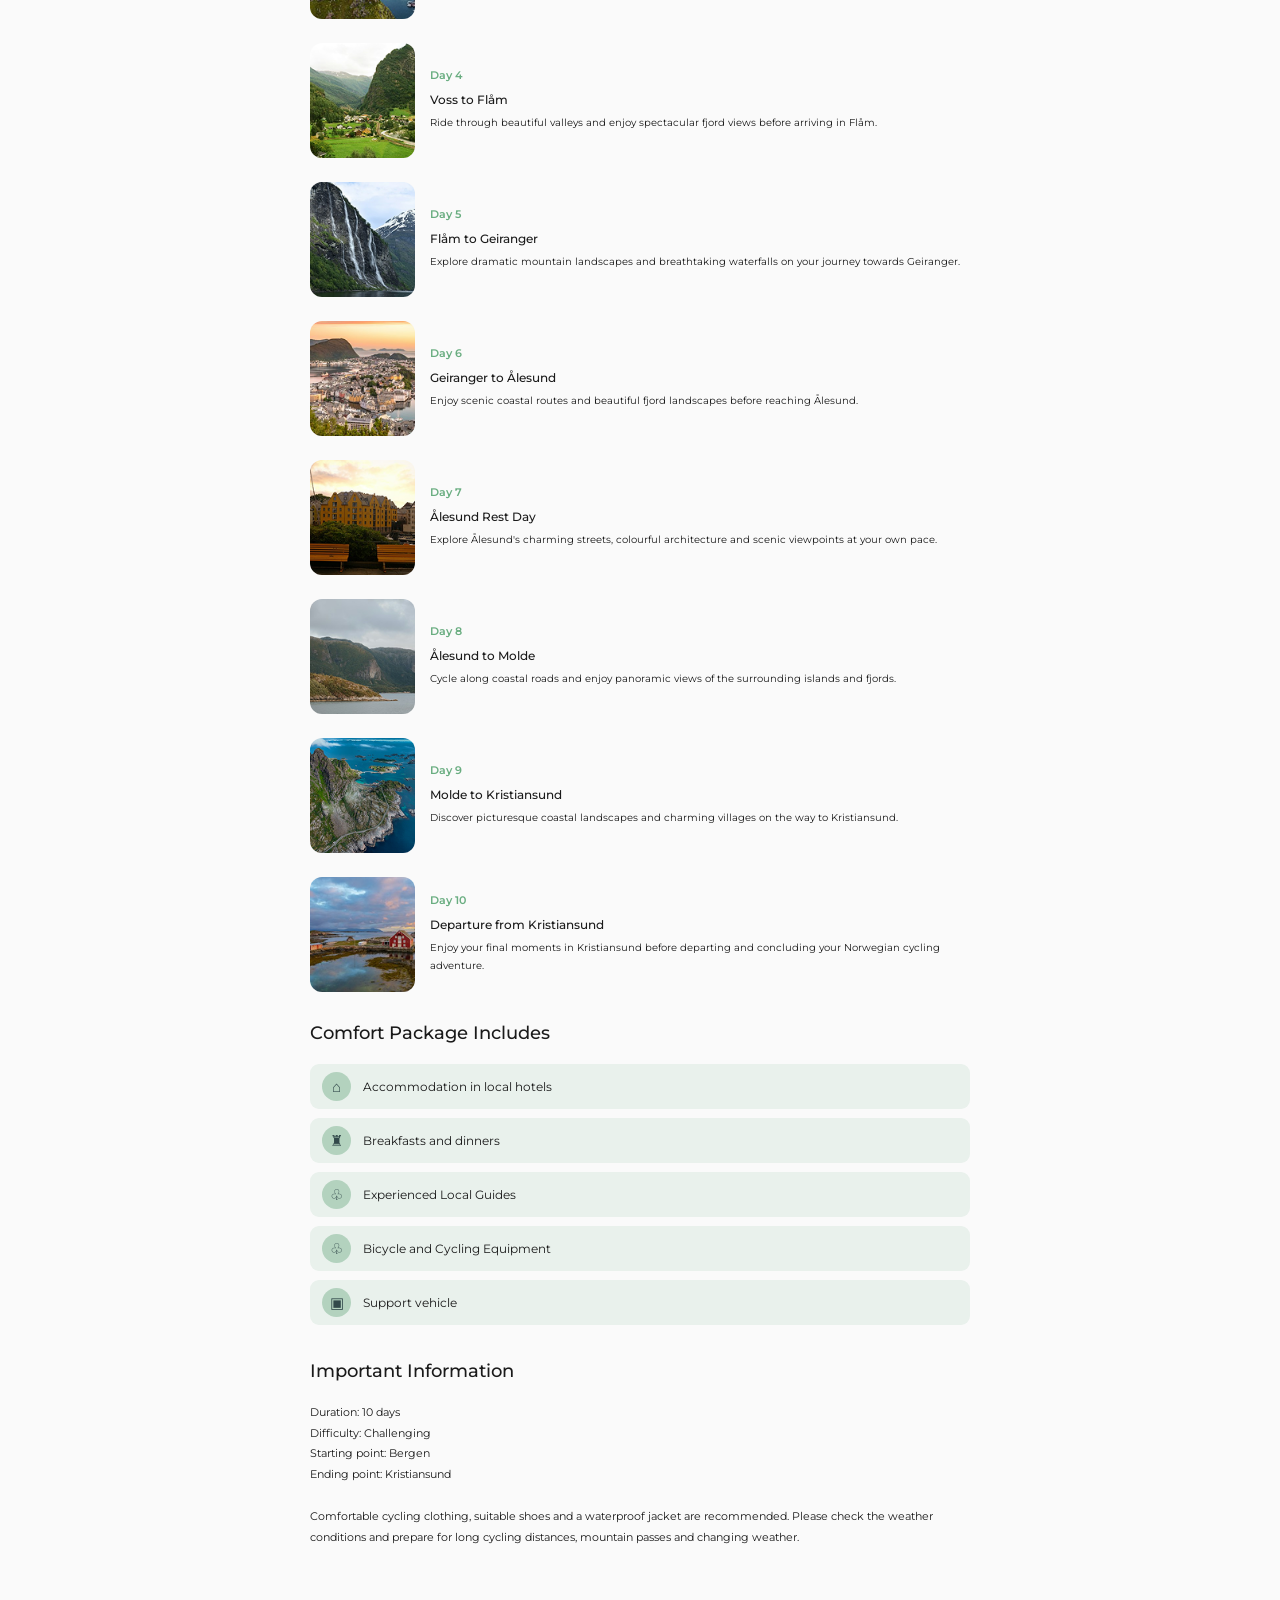
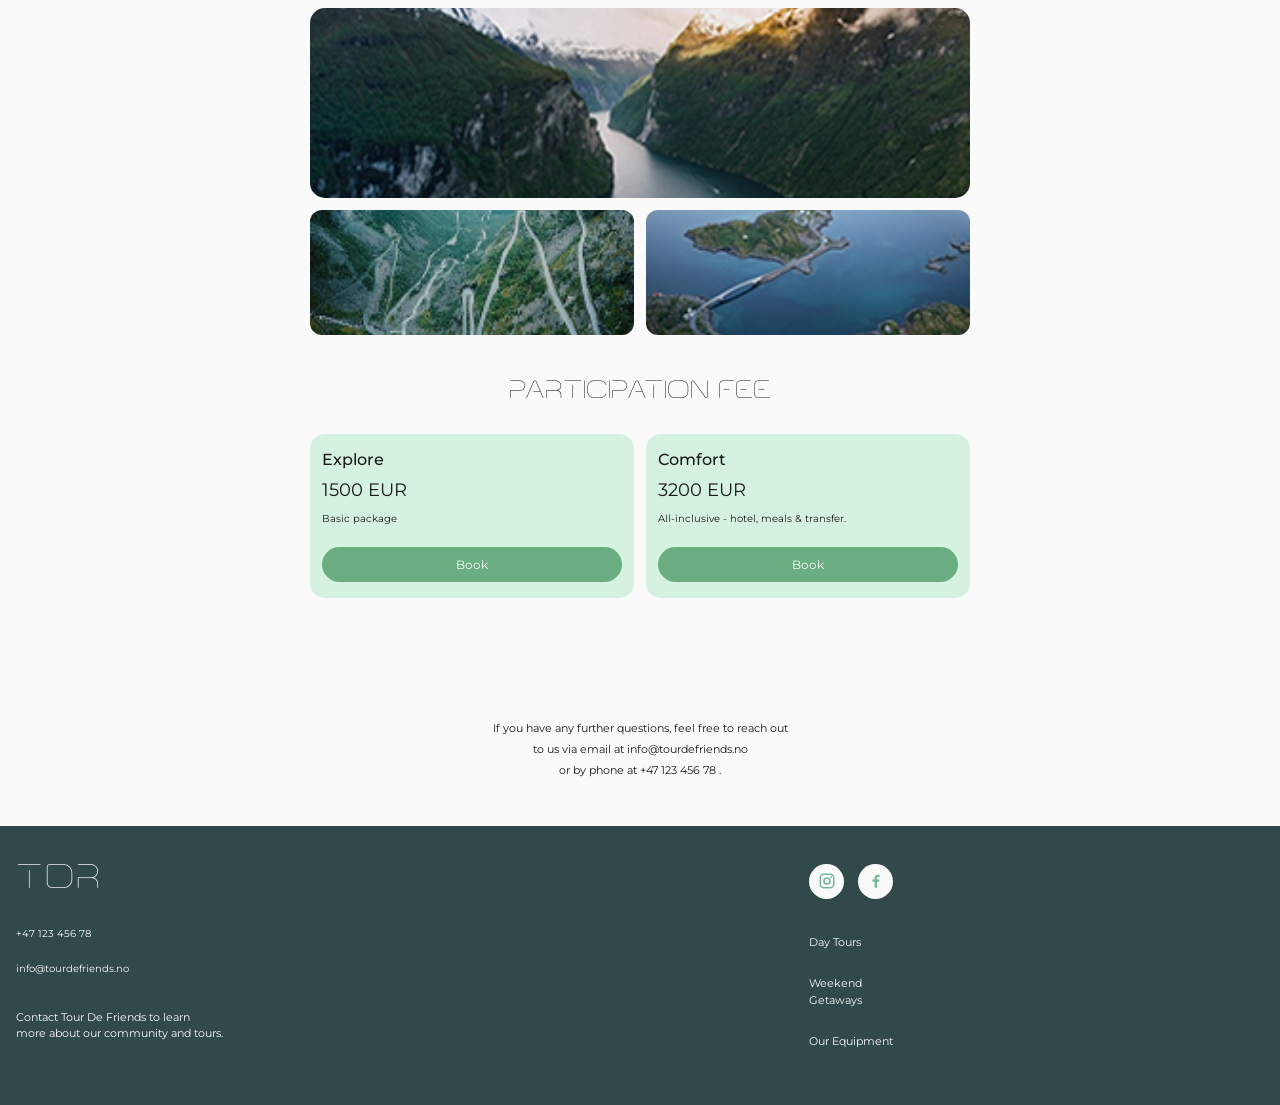
<file: extended-tours.html>
<!DOCTYPE html>
<html lang="en">

<head>
<meta charset="UTF-8">
<meta name="viewport" content="width=device-width, initial-scale=1.0">
<title>Extended Tours | TDR</title>

<style>
@import url('https://fonts.googleapis.com/css2?family=Montserrat:wght@400;500;600;700&display=swap');

@font-face {
    font-family: 'Morena';
    src: url('fonts/Morena-Light.otf') format('opentype');
    font-weight: 300;
}

* {
    box-sizing: border-box;
}

html {
    scroll-behavior: smooth;
}

body {
    margin: 0;
    background: #FAFAFA;
    color: #1A1A1A;
    font-family: 'Montserrat', sans-serif;
}

a {
    text-decoration: none;
}

/* HERO */

.extended-hero {
    position: relative;
    min-height: 100vh;
    min-height: 100svh;
    background:
        linear-gradient(
            rgba(0,0,0,.12),
            rgba(0,0,0,.25)
        ),
        url('extended-hero.png') center/cover no-repeat;
    color: #FAFAFA;
}

/* HEADER */

.extended-header {
    position: relative;
    z-index: 2;
    display: grid;
    grid-template-columns: 1fr auto 1fr;
    align-items: center;
    padding: 24px 16px;
    gap: 10px;
}

.extended-menu {
    display: flex;
    flex-direction: column;
    justify-content: center;
    align-items: flex-start;
    gap: 4px;
    width: 19px;
    height: 18px;
    padding: 0;
    border: none;
    background: transparent;
    cursor: pointer;
}

.extended-menu span {
    display: block;
    width: 18px;
    height: 2px;
    min-height: 2px;
    flex-shrink: 0;
    background: #FAFAFA;
}

.extended-logo {
    font-family: 'Morena', sans-serif;
    font-size: 22px;
    font-weight: 300;
    color: #FAFAFA;
}

.extended-header-right {
    display: flex;
    align-items: center;
    justify-content: flex-end;
    gap: 9px;
}

.extended-phone {
    font-size: 11px;
    white-space: nowrap;
    color: #FAFAFA;
}

.extended-call {
    display: flex;
    align-items: center;
    justify-content: center;
    width: 30px;
    height: 30px;
    flex-shrink: 0;
    border-radius: 50%;
    background: #72B995;
    color: #FAFAFA;
}

.extended-call svg {
    width: 14px;
    height: 14px;
}

/* HERO TITLE */

.extended-title {
    position: absolute;
    top: 55%;
    left: 0;
    width: 100%;
    transform: translateY(-50%);
    padding: 0 20px;
    text-align: center;
    font-family: 'Morena', sans-serif;
    font-size: 32px;
    font-weight: 300;
    line-height: 1.15;
}

/* TOUR CONTENT */

.extended-tour {
    max-width: 700px;
    margin: 0 auto;
    padding: 45px 20px 30px;
}

.extended-tour h2 {
    margin: 0 0 25px;
    font-family: 'Morena', sans-serif;
    font-size: 32px;
    font-weight: 300;
    line-height: 1.12;
    text-align: center;
}

.tour-tags {
    display: flex;
    justify-content: center;
    flex-wrap: wrap;
    gap: 8px;
    margin-bottom: 25px;
}

.tour-tags span {
    padding: 8px 10px;
    border-radius: 6px;
    background: #E9F1EC;
    color: #32494B;
    font-size: 10px;
}

.tour-description {
    margin: 0 0 30px;
    font-size: 12px;
    line-height: 1.9;
}

.subheading {
    margin: 30px 0 20px;
    font-size: 18px;
    font-weight: 500;
}

/* HIGHLIGHTS */

.highlights {
    display: flex;
    flex-direction: column;
    gap: 15px;
}

.highlight {
    display: flex;
    align-items: center;
    gap: 12px;
    font-size: 12px;
}

.highlight-icon {
    display: flex;
    align-items: center;
    justify-content: center;
    width: 32px;
    height: 32px;
    flex-shrink: 0;
    border-radius: 50%;
    background: #B3D2BE;
    color: #32494B;
    font-size: 17px;
}

/* DAILY ITINERARY */

.daily-itinerary {
    margin-top: 20px;
}

.itinerary-day {
    display: grid;
    grid-template-columns: 105px minmax(0,1fr);
    gap: 15px;
    align-items: center;
    margin-bottom: 24px;
}

.itinerary-day img {
    display: block;
    width: 105px;
    height: 115px;
    object-fit: cover;
    border-radius: 12px;
}

.day-number {
    margin: 0 0 10px;
    color: #69AD80;
    font-size: 11px;
    font-weight: 600;
}

.itinerary-day h4 {
    margin: 0 0 7px;
    font-size: 12px;
    font-weight: 500;
}

.itinerary-day p:not(.day-number) {
    margin: 0;
    font-size: 10px;
    line-height: 1.8;
}

/* COMFORT PACKAGE */

.comfort-list {
    display: flex;
    flex-direction: column;
    gap: 9px;
    margin-bottom: 35px;
}

.comfort-item {
    display: flex;
    align-items: center;
    gap: 12px;
    min-height: 43px;
    padding: 8px 12px;
    background: #E9F1EC;
    border-radius: 9px;
    font-size: 12px;
}

.comfort-icon {
    display: flex;
    align-items: center;
    justify-content: center;
    width: 29px;
    height: 29px;
    flex-shrink: 0;
    border-radius: 50%;
    background: #B3D2BE;
    color: #32494B;
    font-size: 15px;
}

.important-info {
    margin: 0 0 30px;
    font-size: 11px;
    line-height: 1.9;
}

/* GALLERY */

.extended-gallery {
    max-width: 700px;
    margin: 0 auto;
    padding: 0 20px 30px;
}

.extended-gallery-main {
    display: block;
    width: 100%;
    height: 190px;
    object-fit: cover;
    border-radius: 15px;
    margin-bottom: 12px;
}

.extended-gallery-bottom {
    display: grid;
    grid-template-columns: repeat(2,minmax(0,1fr));
    gap: 12px;
}

.extended-gallery-bottom img {
    display: block;
    width: 100%;
    height: 125px;
    object-fit: cover;
    border-radius: 12px;
}

/* PARTICIPATION FEE */

.extended-fee {
    max-width: 700px;
    margin: 0 auto;
    padding: 15px 20px 65px;
}

.extended-fee h2 {
    margin: 0 0 25px;
    text-align: center;
    font-family: 'Morena', sans-serif;
    font-size: 25px;
    font-weight: 300;
    text-transform: uppercase;
}

.extended-fee-grid {
    display: grid;
    grid-template-columns: repeat(2,minmax(0,1fr));
    gap: 12px;
}

.extended-fee-card {
    display: flex;
    flex-direction: column;
    min-width: 0;
    padding: 16px 12px;
    border-radius: 15px;
    background: #D5F1DF;
}

.extended-fee-card h3 {
    margin: 0 0 10px;
    font-size: 16px;
    font-weight: 500;
}

.extended-fee-price {
    margin: 0 0 10px;
    font-size: 18px;
}

.extended-fee-description {
    flex: 1;
    margin: 0 0 20px;
    font-size: 10px;
    line-height: 1.6;
}

.extended-book {
    display: block;
    width: 100%;
    padding: 10px;
    border-radius: 30px;
    background: #69AD80;
    color: white;
    text-align: center;
    font-size: 12px;
}

/* CONTACT INFORMATION */

.extended-contact {
    padding: 55px 18px 45px;
    background: #FAFAFA;
    text-align: center;
}

.extended-contact p {
    max-width: 480px;
    margin: 0 auto;
    font-size: 11px;
    line-height: 1.9;
}

.extended-contact a {
    color: inherit;
    white-space: nowrap;
}

/* FOOTER */

.extended-footer {
    display: grid;
    grid-template-columns: 1.7fr 1fr;
    gap: 20px;
    padding: 38px 16px 55px;
    background: #32494B;
    color: #FAFAFA;
}

.extended-footer-left {
    display: flex;
    flex-direction: column;
    align-items: flex-start;
    gap: 22px;
}

.extended-footer-logo {
    margin-bottom: 2px;
    font-family: 'Morena', sans-serif;
    font-size: 34px;
    font-weight: 300;
    letter-spacing: 2px;
    color: #FAFAFA;
}

.extended-footer-left > a:not(.extended-footer-logo) {
    color: #FAFAFA;
    font-size: 10px;
}

.extended-footer-left p {
    margin: 12px 0 0;
    font-size: 11px;
    line-height: 1.5;
}

.extended-footer-right {
    display: flex;
    flex-direction: column;
    align-items: flex-start;
    gap: 35px;
}

.extended-footer-social {
    display: flex;
    gap: 14px;
}

.extended-footer-social a {
    display: flex;
    align-items: center;
    justify-content: center;
    width: 35px;
    height: 35px;
    border-radius: 50%;
    background: #FAFAFA;
    color: #72B995;
}

.extended-footer-social svg {
    width: 18px;
    height: 18px;
}

.extended-footer-links {
    display: flex;
    flex-direction: column;
    gap: 25px;
}

.extended-footer-links a {
    color: #FAFAFA;
    font-size: 11px;
    line-height: 1.5;
}

@media (max-width: 350px) {
    .extended-footer {
        grid-template-columns: 1.5fr 1fr;
        gap: 12px;
    }

    .extended-phone {
        font-size: 9px;
    }

    .extended-header {
        gap: 5px;
    }
}

</style>
</head>

<body>

<!-- HERO -->

<section class="extended-hero">

    <header class="extended-header">

        <button class="extended-menu"
                type="button"
                aria-label="Menu">
            <span></span>
            <span></span>
            <span></span>
        </button>

        <a href="index.html" class="extended-logo">
            TDR
        </a>

        <div class="extended-header-right">

            <span class="extended-phone">
                +47 123 456 78
            </span>

            <a href="tel:+4712345678"
               class="extended-call"
               aria-label="Call Tour De Friends">

                <svg viewBox="0 0 24 24"
                     aria-hidden="true">
                    <path fill="currentColor"
                          d="M6.6 10.8a15.5 15.5 0 0 0 6.6 6.6l2.2-2.2
                          c.3-.3.7-.4 1.1-.2 1.1.4 2.3.6 3.5.6
                          .6 0 1 .4 1 1V20c0 .6-.4 1-1 1
                          C10.6 21 3 13.4 3 4c0-.6.4-1 1-1h3.5
                          c.6 0 1 .4 1 1 0 1.2.2 2.4.6 3.5
                          .1.4 0 .8-.3 1.1z"/>
                </svg>

            </a>

        </div>

    </header>

    <h1 class="extended-title">
        Extended<br>Tours
    </h1>

</section>


<!-- FIRST TOUR -->

<section class="extended-tour" id="grand-nordic">

    <h2>
        Grand Nordic<br>
        Cycling<br>
        Expedition
    </h2>

    <div class="tour-tags">
        <span>◷ 7 Days</span>
        <span>▥ Challenging</span>
        <span>⌖ Bergen</span>
    </div>

    <p class="tour-description">
        Discover Norway on an unforgettable 7-day cycling
        adventure from Bergen to Trondheim. Ride through
        scenic fjords, charming villages and mountain
        landscapes while exploring some of the country's
        most beautiful destinations.
    </p>

    <h3 class="subheading">Highlights</h3>

    <div class="highlights">

        <div class="highlight">
            <span class="highlight-icon">♧</span>
            Scenic Cycling Routes
        </div>

        <div class="highlight">
            <span class="highlight-icon">△</span>
            Fjords and Mountain Landscapes
        </div>

        <div class="highlight">
            <span class="highlight-icon">⌂</span>
            Charming Norwegian Towns
        </div>

        <div class="highlight">
            <span class="highlight-icon">▣</span>
            Historic and Cultural Stops
        </div>

    </div>

    <h3 class="subheading">Daily Itinerary — 7 Days</h3>

    <div class="daily-itinerary">

        <div class="itinerary-day">
            <img src="extended-day1.png" alt="Bergen">
            <div>
                <p class="day-number">Day 1</p>
                <h4>Bergen to Flåm</h4>
                <p>
                    Cycle through scenic landscapes and enjoy
                    beautiful fjord views on your way to Flåm.
                </p>
            </div>
        </div>

        <div class="itinerary-day">
            <img src="extended-day2.png" alt="Mountains">
            <div>
                <p class="day-number">Day 2</p>
                <h4>Flåm to Geilo</h4>
                <p>
                    Discover mountain landscapes, peaceful
                    valleys and charming villages along
                    the route to Geilo.
                </p>
            </div>
        </div>

        <div class="itinerary-day">
            <img src="extended-day3.png" alt="Fjord">
            <div>
                <p class="day-number">Day 3</p>
                <h4>Geilo to Lillehammer</h4>
                <p>
                    Cycle through beautiful valleys and
                    mountain scenery before arriving
                    in Lillehammer.
                </p>
            </div>
        </div>

        <div class="itinerary-day">
            <img src="extended-day4.png" alt="Røros">
            <div>
                <p class="day-number">Day 4</p>
                <h4>Lillehammer to Røros</h4>
                <p>
                    Enjoy scenic countryside routes
                    and discover the historic town of Røros.
                </p>
            </div>
        </div>

        <div class="itinerary-day">
            <img src="extended-day5.png" alt="Harbour">
            <div>
                <p class="day-number">Day 5</p>
                <h4>Røros to Trondheim</h4>
                <p>
                    Travel through scenic landscapes
                    and arrive in Trondheim, a city rich
                    in history and culture.
                </p>
            </div>
        </div>

        <div class="itinerary-day">
            <img src="extended-day6.png" alt="Trondheim">
            <div>
                <p class="day-number">Day 6</p>
                <h4>Exploring Trondheim</h4>
                <p>
                    Explore Trondheim's historic streets,
                    colourful buildings and cultural attractions.
                </p>
            </div>
        </div>

        <div class="itinerary-day">
            <img src="extended-day7.png" alt="Waterfront">
            <div>
                <p class="day-number">Day 7</p>
                <h4>Departure from Trondheim</h4>
                <p>
                    Enjoy your final moments in Trondheim
                    before departing and concluding your
                    cycling adventure.
                </p>
            </div>
        </div>

    </div>

    <h3 class="subheading">Comfort Package Includes</h3>

    <div class="comfort-list">

        <div class="comfort-item">
            <span class="comfort-icon">⌂</span>
            Accommodation in local hotels
        </div>

        <div class="comfort-item">
            <span class="comfort-icon">♜</span>
            Breakfasts and dinners
        </div>

        <div class="comfort-item">
            <span class="comfort-icon">♧</span>
            Experienced Local Guides
        </div>

        <div class="comfort-item">
            <span class="comfort-icon">▤</span>
            Sightseeing and Cultural Stops
        </div>

        <div class="comfort-item">
            <span class="comfort-icon">▣</span>
            Support vehicle
        </div>

    </div>

    <h3 class="subheading">Important Information</h3>

    <p class="important-info">
        Duration: 7 days<br>
        Difficulty: Challenging<br>
        Starting point: Bergen<br>
        Ending point: Trondheim<br><br>

        Comfortable cycling clothing, suitable shoes
        and a waterproof jacket are recommended.
        Check the weather conditions and prepare for
        long cycling distances and mountain terrain.
    </p>

</section>


<!-- FIRST TOUR GALLERY -->

<div class="extended-gallery">

    <img src="extended-gallery-1.png"
         alt="Norwegian fjord"
         class="extended-gallery-main">

    <div class="extended-gallery-bottom">

        <img src="extended-gallery-2.png"
             alt="Mountain road">

        <img src="extended-gallery-3.png"
             alt="Waterfront">

    </div>

</div>


<!-- FIRST TOUR PRICES -->

<section class="extended-fee">

    <h2>Participation Fee</h2>

    <div class="extended-fee-grid">

        <div class="extended-fee-card">

            <h3>Explore</h3>
            <p class="extended-fee-price">1000 EUR</p>
            <p class="extended-fee-description">
                Basic package
            </p>

            <a href="book-call.html?tour=grand-nordic&amp;package=explore"
               class="extended-book">
                Book
            </a>

        </div>

        <div class="extended-fee-card">

            <h3>Comfort</h3>
            <p class="extended-fee-price">2500 EUR</p>
            <p class="extended-fee-description">
                All-inclusive - hotel, meals &amp; transfer.
            </p>

            <a href="book-call.html?tour=grand-nordic&amp;package=comfort"
               class="extended-book">
                Book
            </a>

        </div>

    </div>

</section>


<!-- SECOND TOUR -->

<section class="extended-tour" id="majestic-fjords">

    <h2>
        Majestic Fjords<br>
        and<br>
        Mountain<br>
        Passes<br>
        Cycling Tour
    </h2>

    <div class="tour-tags">
        <span>◷ 10 Days</span>
        <span>▥ Challenging</span>
        <span>⌖ Bergen</span>
    </div>

    <p class="tour-description">
        Discover Norway's majestic fjords and mountain
        passes on an unforgettable 10-day cycling
        adventure from Bergen to Kristiansund.
        Enjoy breathtaking landscapes, scenic coastal
        roads, charming villages and spectacular
        mountain views along the way.
    </p>

    <h3 class="subheading">Highlights</h3>

    <div class="highlights">

        <div class="highlight">
            <span class="highlight-icon">≋</span>
            Scenic Mountain Passes
        </div>

        <div class="highlight">
            <span class="highlight-icon">△</span>
            Majestic Fjords and Mountains
        </div>

        <div class="highlight">
            <span class="highlight-icon">≋</span>
            Coastal Cycling Routes
        </div>

        <div class="highlight">
            <span class="highlight-icon">▣</span>
            Spectacular Viewpoints
        </div>

    </div>

    <h3 class="subheading">Daily Itinerary — 10 Days</h3>

    <div class="daily-itinerary">

        <div class="itinerary-day">
            <img src="majestic-day1.png" alt="Bergen">
            <div>
                <p class="day-number">Day 1</p>
                <h4>Arrival in Bergen</h4>
                <p>
                    Arrive in Bergen, explore its colourful
                    waterfront and prepare for your
                    cycling adventure.
                </p>
            </div>
        </div>

        <div class="itinerary-day">
            <img src="majestic-day2.png" alt="Hardangerfjord">
            <div>
                <p class="day-number">Day 2</p>
                <h4>Bergen to Hardangerfjord</h4>
                <p>
                    Cycle through scenic landscapes
                    and charming villages, enjoying
                    beautiful views of the Hardangerfjord.
                </p>
            </div>
        </div>

        <div class="itinerary-day">
            <img src="majestic-day3.png" alt="Voss">
            <div>
                <p class="day-number">Day 3</p>
                <h4>Hardangerfjord to Voss</h4>
                <p>
                    Discover mountain scenery,
                    peaceful valleys and waterfalls
                    on your way to Voss.
                </p>
            </div>
        </div>

        <div class="itinerary-day">
            <img src="majestic-day4.png" alt="Flåm">
            <div>
                <p class="day-number">Day 4</p>
                <h4>Voss to Flåm</h4>
                <p>
                    Ride through beautiful valleys
                    and enjoy spectacular fjord views
                    before arriving in Flåm.
                </p>
            </div>
        </div>

        <div class="itinerary-day">
            <img src="majestic-day5.png" alt="Geiranger">
            <div>
                <p class="day-number">Day 5</p>
                <h4>Flåm to Geiranger</h4>
                <p>
                    Explore dramatic mountain landscapes
                    and breathtaking waterfalls on your
                    journey towards Geiranger.
                </p>
            </div>
        </div>

        <div class="itinerary-day">
            <img src="majestic-day6.png" alt="Ålesund">
            <div>
                <p class="day-number">Day 6</p>
                <h4>Geiranger to Ålesund</h4>
                <p>
                    Enjoy scenic coastal routes
                    and beautiful fjord landscapes
                    before reaching Ålesund.
                </p>
            </div>
        </div>

        <div class="itinerary-day">
            <img src="majestic-day7.png" alt="Ålesund">
            <div>
                <p class="day-number">Day 7</p>
                <h4>Ålesund Rest Day</h4>
                <p>
                    Explore Ålesund's charming streets,
                    colourful architecture and scenic
                    viewpoints at your own pace.
                </p>
            </div>
        </div>

        <div class="itinerary-day">
            <img src="majestic-day8.png" alt="Molde">
            <div>
                <p class="day-number">Day 8</p>
                <h4>Ålesund to Molde</h4>
                <p>
                    Cycle along coastal roads and enjoy
                    panoramic views of the surrounding
                    islands and fjords.
                </p>
            </div>
        </div>

        <div class="itinerary-day">
            <img src="majestic-day9.png" alt="Kristiansund">
            <div>
                <p class="day-number">Day 9</p>
                <h4>Molde to Kristiansund</h4>
                <p>
                    Discover picturesque coastal
                    landscapes and charming villages
                    on the way to Kristiansund.
                </p>
            </div>
        </div>

        <div class="itinerary-day">
            <img src="majestic-day10.png" alt="Kristiansund">
            <div>
                <p class="day-number">Day 10</p>
                <h4>Departure from Kristiansund</h4>
                <p>
                    Enjoy your final moments in
                    Kristiansund before departing
                    and concluding your Norwegian
                    cycling adventure.
                </p>
            </div>
        </div>

    </div>

    <h3 class="subheading">Comfort Package Includes</h3>

    <div class="comfort-list">

        <div class="comfort-item">
            <span class="comfort-icon">⌂</span>
            Accommodation in local hotels
        </div>

        <div class="comfort-item">
            <span class="comfort-icon">♜</span>
            Breakfasts and dinners
        </div>

        <div class="comfort-item">
            <span class="comfort-icon">♧</span>
            Experienced Local Guides
        </div>

        <div class="comfort-item">
            <span class="comfort-icon">♧</span>
            Bicycle and Cycling Equipment
        </div>

        <div class="comfort-item">
            <span class="comfort-icon">▣</span>
            Support vehicle
        </div>

    </div>

    <h3 class="subheading">Important Information</h3>

    <p class="important-info">
        Duration: 10 days<br>
        Difficulty: Challenging<br>
        Starting point: Bergen<br>
        Ending point: Kristiansund<br><br>

        Comfortable cycling clothing, suitable shoes
        and a waterproof jacket are recommended.
        Please check the weather conditions and prepare
        for long cycling distances, mountain passes
        and changing weather.
    </p>

</section>


<!-- SECOND TOUR GALLERY -->

<div class="extended-gallery">

    <img src="majestic-gallery-1.png"
         alt="Norwegian fjord"
         class="extended-gallery-main">

    <div class="extended-gallery-bottom">

        <img src="majestic-gallery-2.png"
             alt="Mountain road">

        <img src="majestic-gallery-3.png"
             alt="Coastal islands">

    </div>

</div>


<!-- SECOND TOUR PRICES -->

<section class="extended-fee">

    <h2>Participation Fee</h2>

    <div class="extended-fee-grid">

        <div class="extended-fee-card">

            <h3>Explore</h3>
            <p class="extended-fee-price">1500 EUR</p>
            <p class="extended-fee-description">
                Basic package
            </p>

            <a href="book-call.html?tour=majestic-fjords&amp;package=explore"
               class="extended-book">
                Book
            </a>

        </div>

        <div class="extended-fee-card">

            <h3>Comfort</h3>
            <p class="extended-fee-price">3200 EUR</p>
            <p class="extended-fee-description">
                All-inclusive - hotel, meals &amp; transfer.
            </p>

            <a href="book-call.html?tour=majestic-fjords&amp;package=comfort"
               class="extended-book">
                Book
            </a>

        </div>

    </div>

</section>


<!-- CONTACT INFORMATION -->

<section class="extended-contact">

    <p>
        If you have any further questions,
        feel free to reach out<br>
        to us via email at
        <a href="mailto:info@tourdefriends.no">
            info@tourdefriends.no
        </a><br>
        or by phone at
        <a href="tel:+4712345678">
            +47 123 456 78
        </a>.
    </p>

</section>


<!-- FOOTER -->

<footer class="extended-footer">

    <div class="extended-footer-left">

        <a href="index.html" class="extended-footer-logo">
            TDR
        </a>

        <a href="tel:+4712345678">
            +47 123 456 78
        </a>

        <a href="mailto:info@tourdefriends.no">
            info@tourdefriends.no
        </a>

        <p>
            Contact Tour De Friends to learn<br>
            more about our community and tours.
        </p>

    </div>

    <div class="extended-footer-right">

        <div class="extended-footer-social">

            <a href="#" aria-label="Instagram">

                <svg viewBox="0 0 24 24"
                     aria-hidden="true">

                    <rect x="3" y="3"
                          width="18" height="18"
                          rx="5"
                          fill="none"
                          stroke="currentColor"
                          stroke-width="2"/>

                    <circle cx="12" cy="12"
                            r="4"
                            fill="none"
                            stroke="currentColor"
                            stroke-width="2"/>

                    <circle cx="17.5" cy="6.5"
                            r="1.2"
                            fill="currentColor"/>

                </svg>

            </a>

            <a href="#" aria-label="Facebook">

                <svg viewBox="0 0 24 24"
                     aria-hidden="true">

                    <path fill="currentColor"
                          d="M13.5 21v-8h2.7l.4-3.1h-3.1V8
                          c0-.9.3-1.5 1.6-1.5h1.7V3.7
                          c-.3 0-1.3-.1-2.5-.1
                          -2.5 0-4.2 1.5-4.2 4.3v2H7.3V13
                          h2.8v8z"/>

                </svg>

            </a>

        </div>

        <nav class="extended-footer-links">

            <a href="day-tours.html">
                Day Tours
            </a>

            <a href="weekend-getaways.html">
                Weekend<br>Getaways
            </a>

            <a href="index.html#equipment">
                Our Equipment
            </a>

        </nav>

    </div>

</footer>

</body>
</html>
</file>
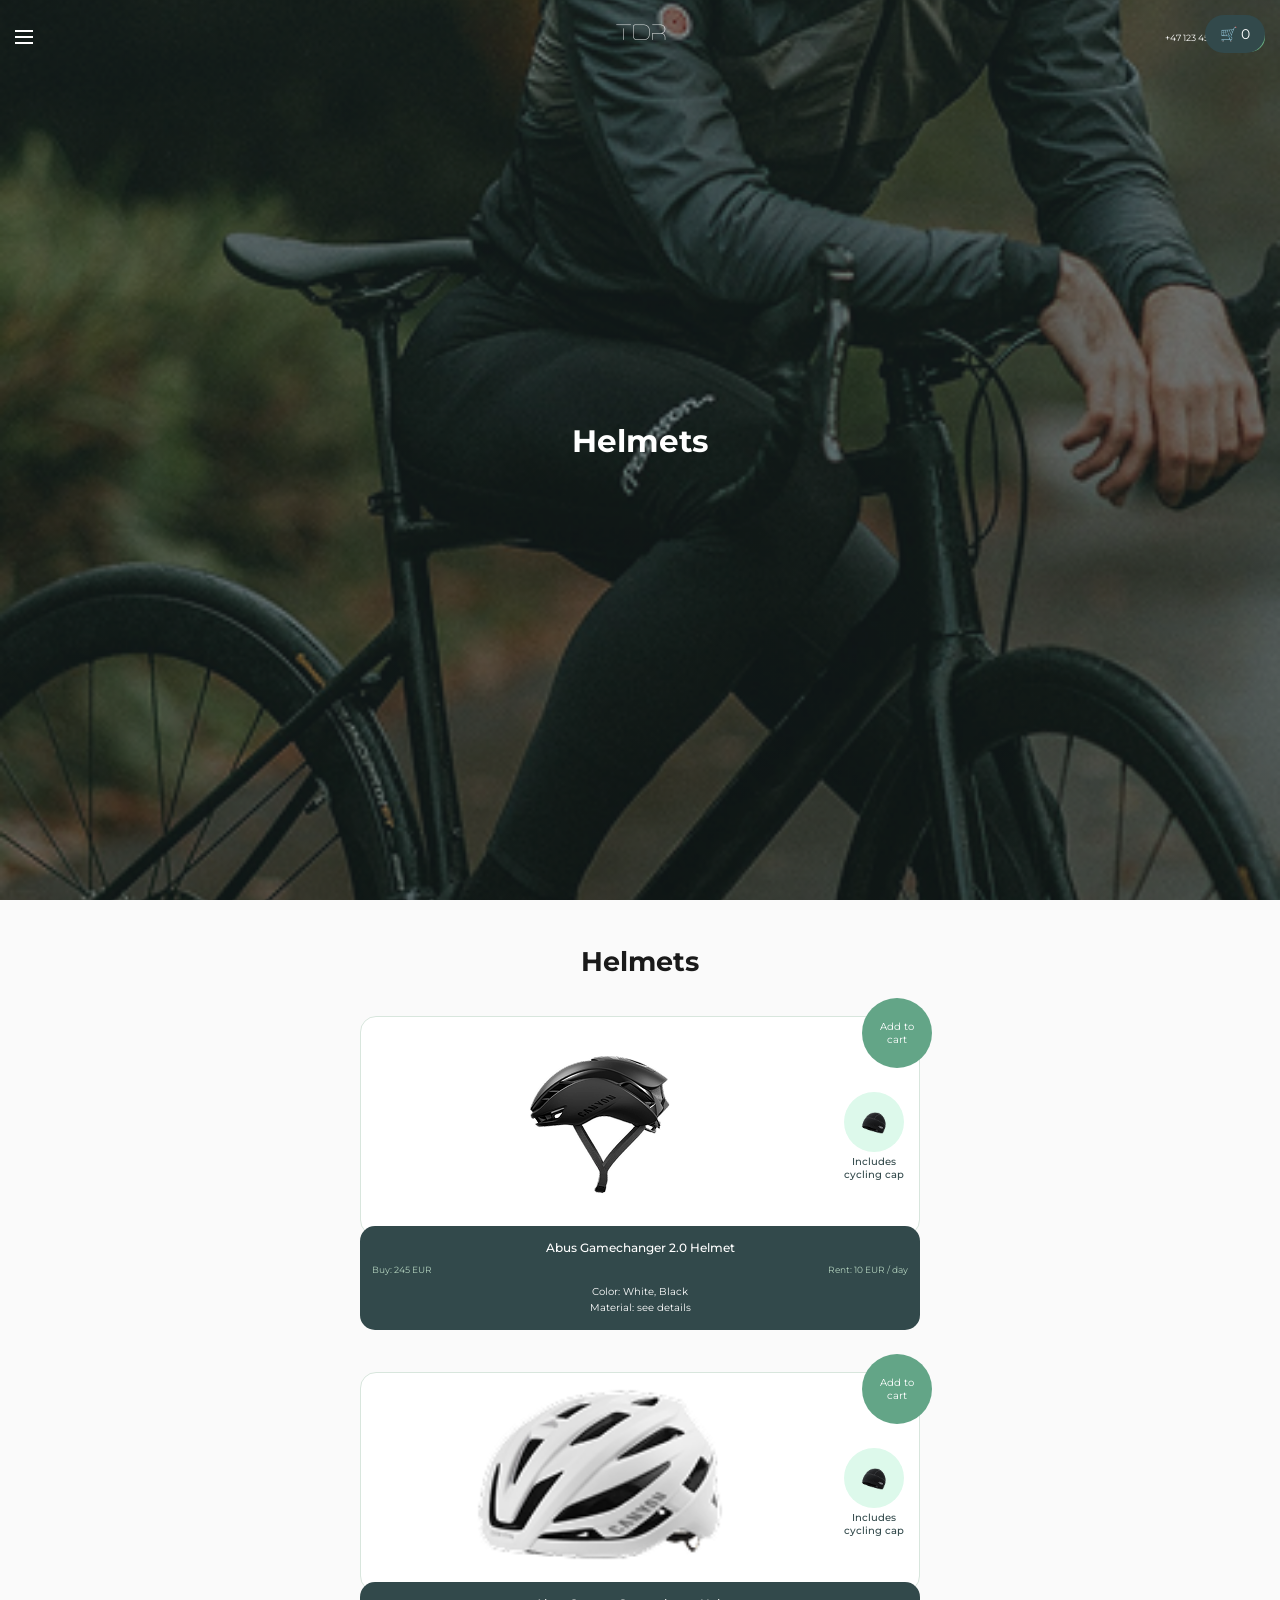
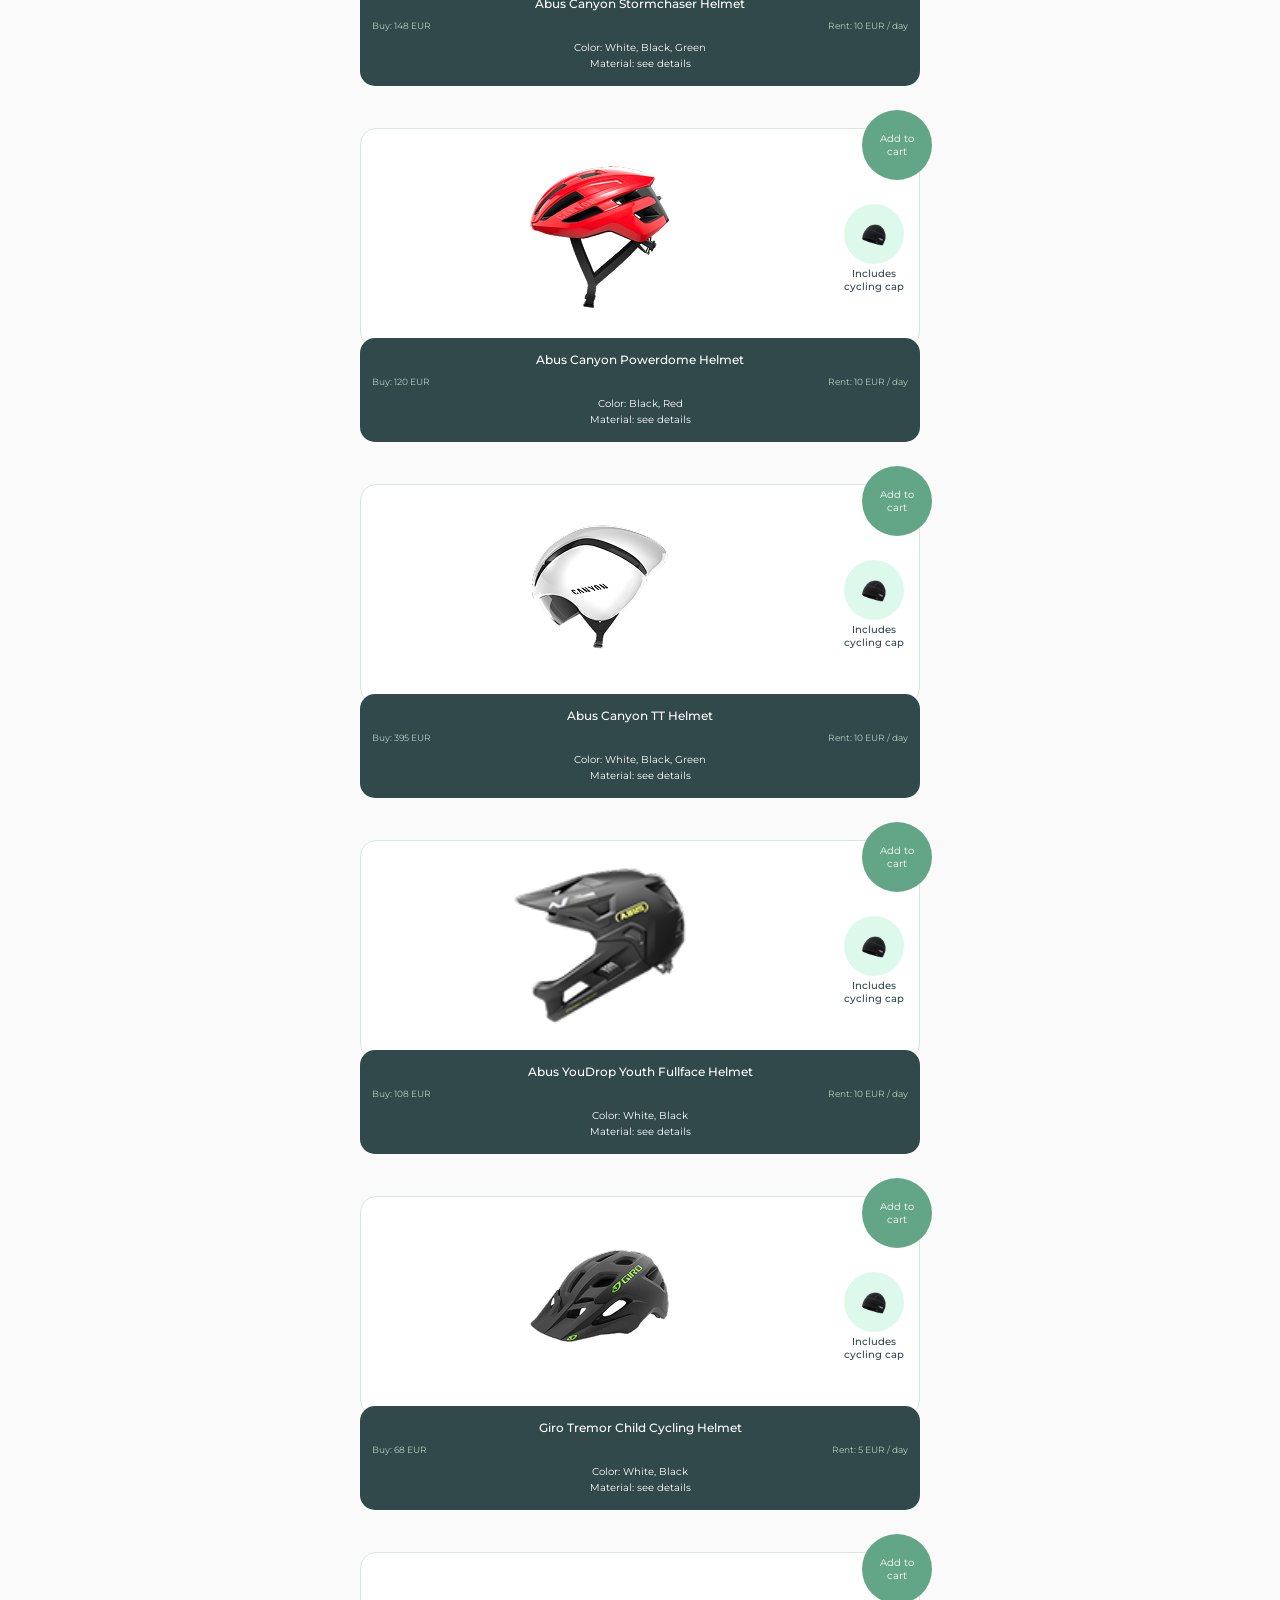
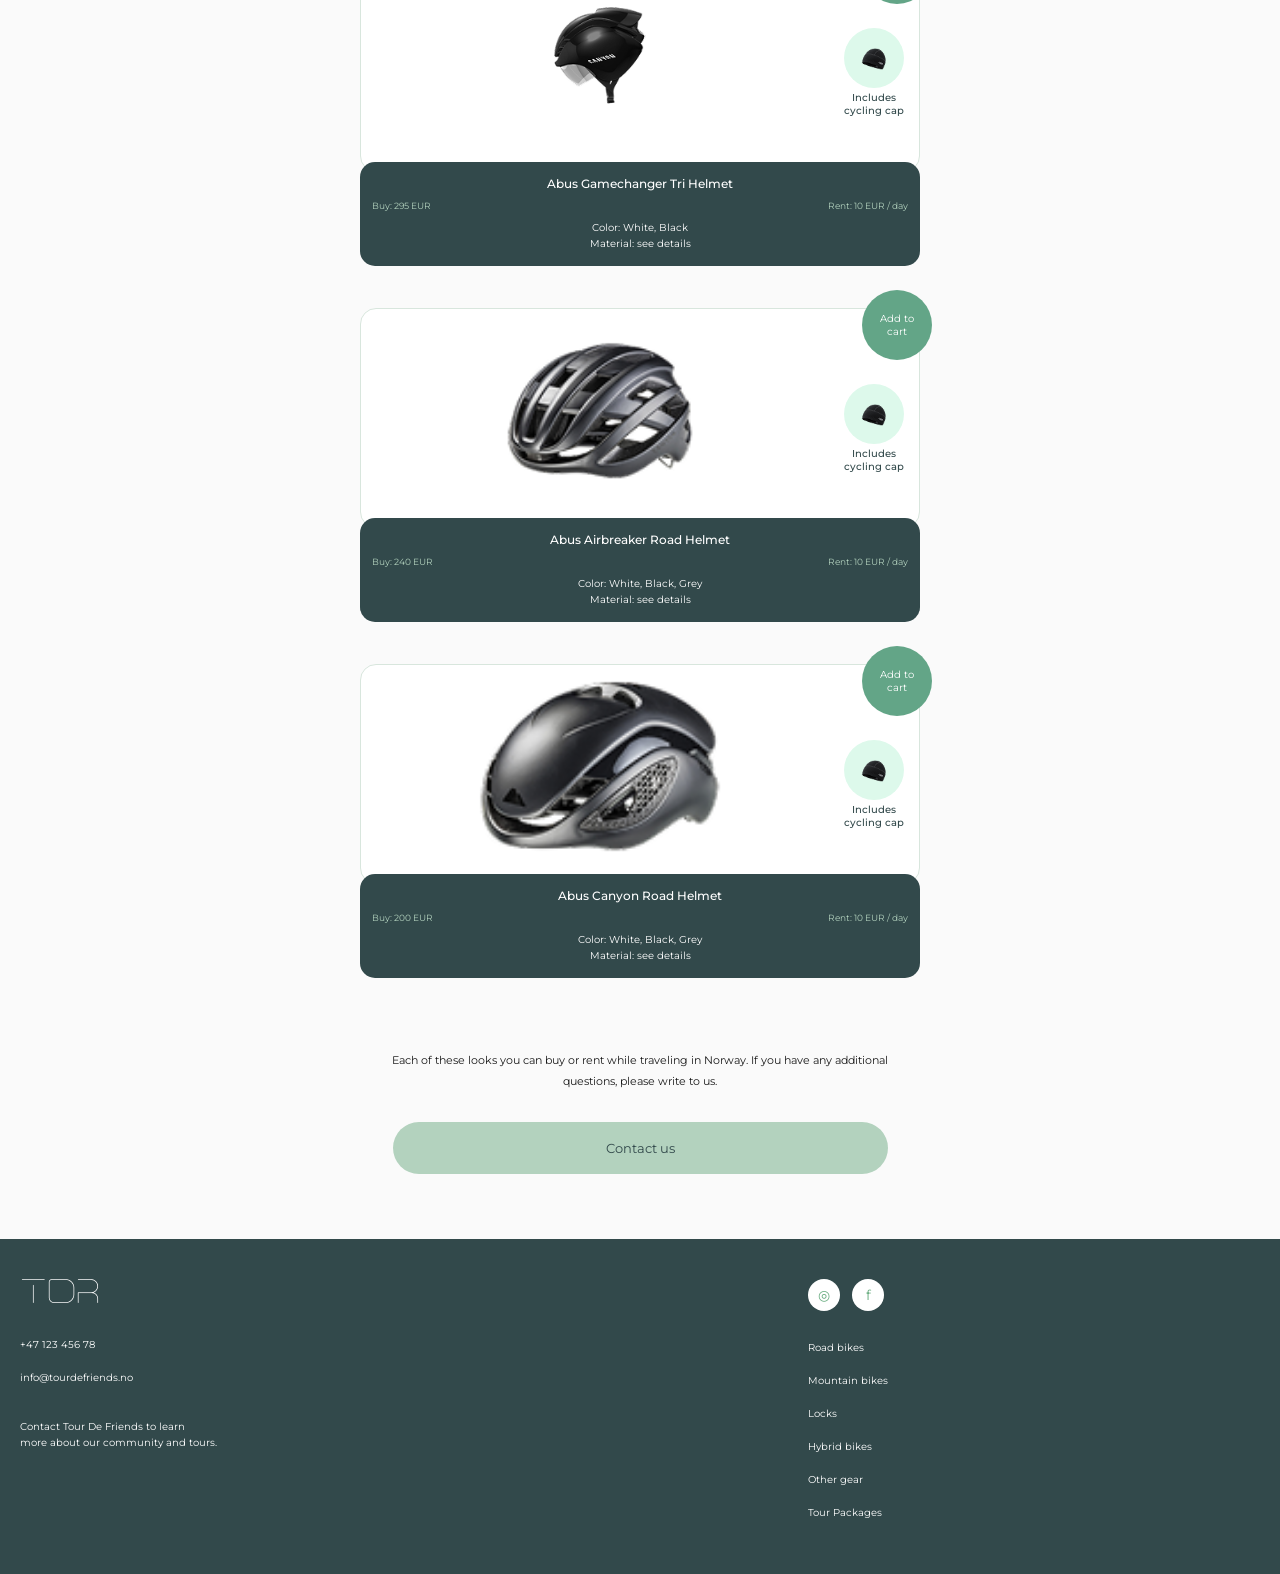
<file: helmets.html>
<!DOCTYPE html>
<html lang="en">
<head>
<meta charset="UTF-8">
<meta name="viewport" content="width=device-width, initial-scale=1.0">
<title>Helmets | TDR</title>

<style>
@import url('https://fonts.googleapis.com/css2?family=Montserrat:wght@400;500;600;700&display=swap');

@font-face {
    font-family: 'Morena';
    src: url('fonts/Morena-Light.otf') format('opentype');
    font-weight: 300;
}

* { box-sizing: border-box; }

html { scroll-behavior: smooth; }

body {
    margin: 0;
    background: #FAFAFA;
    color: #1A1A1A;
    font-family: 'Montserrat', sans-serif;
}

a { text-decoration: none; }
button { font-family: inherit; }

/* HERO */

.helmets-hero {
    position: relative;
    min-height: 100vh;
    min-height: 100svh;
    background:
        linear-gradient(rgba(0,0,0,.2), rgba(0,0,0,.3)),
        url('helmets-hero.png') center/cover no-repeat;
    color: white;
}

.helmets-header {
    display: grid;
    grid-template-columns: 1fr auto 1fr;
    align-items: center;
    gap: 8px;
    padding: 22px 15px;
}

.menu-button {
    justify-self: start;
    display: flex;
    flex-direction: column;
    gap: 4px;
    padding: 0;
    border: 0;
    background: transparent;
    cursor: pointer;
}

.menu-button span {
    width: 18px;
    height: 2px;
    background: white;
}

.header-logo {
    font-family: 'Morena', sans-serif;
    font-size: 22px;
    color: white;
}

.header-right {
    justify-self: end;
    display: flex;
    align-items: center;
    gap: 8px;
}

.header-phone {
    font-size: 9px;
    color: white;
    white-space: nowrap;
}

.header-call {
    display: flex;
    align-items: center;
    justify-content: center;
    width: 30px;
    height: 30px;
    border-radius: 50%;
    background: #69AD80;
    color: white;
}

.header-call svg {
    width: 14px;
    height: 14px;
}

.hero-title {
    position: absolute;
    top: 49%;
    left: 0;
    width: 100%;
    transform: translateY(-50%);
    margin: 0;
    padding: 0 15px;
    font-size: 31px;
    font-weight: 700;
    text-align: center;
}

/* PRODUCTS */

.helmets-products {
    max-width: 600px;
    margin: 0 auto;
    padding: 45px 20px 20px;
}

.helmets-products h2 {
    margin: 0 0 38px;
    font-size: 27px;
    text-align: center;
}

.helmet-card {
    position: relative;
    margin-bottom: 42px;
}

.helmet-image-box {
    height: 220px;
    overflow: hidden;
    border: 1px solid #D8E6DD;
    border-radius: 16px;
    background: white;
}

.helmet-image-box img {
    display: block;
    width: 100%;
    height: 100%;
    padding: 12px;
    object-fit: contain;
}

.helmet-details {
    position: relative;
    margin-top: -15px;
    min-height: 93px;
    padding: 14px 12px;
    border-radius: 15px;
    background: #32494B;
    color: white;
    text-align: center;
}

.helmet-details h3 {
    margin: 0 0 9px;
    font-size: 12px;
    font-weight: 500;
}

.helmet-prices {
    display: flex;
    justify-content: space-between;
    gap: 8px;
    margin-bottom: 9px;
    color: #B3D2BE;
    font-size: 9px;
}

.helmet-specs {
    margin: 0;
    font-size: 10px;
    line-height: 1.6;
}

.add-cart {
    position: absolute;
    z-index: 3;
    top: -18px;
    right: -12px;
    display: flex;
    align-items: center;
    justify-content: center;
    width: 70px;
    height: 70px;
    padding: 10px;
    border: 0;
    border-radius: 50%;
    background: #63A587;
    color: white;
    font-size: 10px;
    text-align: center;
    cursor: pointer;
}

/* CONTACT */

.helmets-contact {
    max-width: 600px;
    margin: 0 auto;
    padding: 10px 25px 65px;
    text-align: center;
}

.helmets-contact p {
    margin: 0 0 30px;
    font-size: 11px;
    line-height: 1.9;
}

.contact-button {
    display: block;
    width: 90%;
    margin: auto;
    padding: 18px;
    border-radius: 40px;
    background: #B3D2BE;
    color: #32494B;
    font-size: 13px;
}

/* FOOTER */

.helmets-footer {
    display: grid;
    grid-template-columns: 1.7fr 1fr;
    gap: 20px;
    padding: 40px 20px 55px;
    background: #32494B;
    color: white;
}

.footer-left {
    display: flex;
    flex-direction: column;
    align-items: flex-start;
    gap: 20px;
}

.footer-logo {
    font-family: 'Morena', sans-serif;
    font-size: 34px;
    color: white;
}

.footer-left > a:not(.footer-logo) {
    color: white;
    font-size: 10px;
}

.footer-left p {
    margin: 15px 0 0;
    color: white;
    font-size: 10px;
    line-height: 1.6;
}

.footer-right {
    display: flex;
    flex-direction: column;
    gap: 30px;
}

.footer-social {
    display: flex;
    gap: 12px;
}

.footer-social a {
    display: flex;
    align-items: center;
    justify-content: center;
    width: 32px;
    height: 32px;
    border-radius: 50%;
    background: white;
    color: #69AD80;
    font-size: 14px;
}

.footer-links {
    display: flex;
    flex-direction: column;
    gap: 20px;
}

.footer-links a {
    color: white;
    font-size: 10px;
}

/* CART */

.cart-floating {
    position: fixed;
    z-index: 50;
    top: 15px;
    right: 15px;
    padding: 10px 15px;
    border: 0;
    border-radius: 30px;
    background: #32494B;
    color: white;
    font-size: 14px;
    cursor: pointer;
}

.cart-overlay[hidden] { display: none; }

.cart-overlay {
    position: fixed;
    inset: 0;
    z-index: 100;
    display: flex;
    align-items: flex-end;
    background: rgba(0,0,0,.55);
}

.cart-panel {
    width: 100%;
    max-height: 85vh;
    overflow-y: auto;
    padding: 25px 20px 35px;
    border-radius: 25px 25px 0 0;
    background: #FAFAFA;
}

.cart-header {
    display: flex;
    align-items: center;
    justify-content: space-between;
    margin-bottom: 25px;
}

.cart-header h2 {
    margin: 0;
    font-family: 'Morena', sans-serif;
    font-size: 28px;
    font-weight: 300;
}

.cart-header button {
    border: 0;
    background: transparent;
    font-size: 24px;
    cursor: pointer;
}

.cart-item {
    display: grid;
    grid-template-columns: 75px 1fr auto;
    align-items: center;
    gap: 10px;
    padding: 15px 0;
    border-bottom: 1px solid #D8E6DD;
}

.cart-item img {
    width: 75px;
    height: 60px;
    object-fit: contain;
}

.cart-item-info {
    display: flex;
    flex-direction: column;
    align-items: flex-start;
    gap: 12px;
}

.cart-item-info strong {
    font-size: 12px;
}

.quantity-controls {
    display: flex;
    align-items: center;
    gap: 14px;
}

.quantity-controls button {
    width: 28px;
    height: 28px;
    border: 1px solid #B3D2BE;
    border-radius: 50%;
    background: #E9F1EC;
    color: #32494B;
    font-size: 18px;
    cursor: pointer;
}

.quantity-controls span {
    min-width: 15px;
    text-align: center;
    font-size: 13px;
}

.cart-remove {
    border: 0;
    background: transparent;
    color: #32494B;
    font-size: 11px;
    cursor: pointer;
}

.cart-checkout,
.cart-continue {
    display: block;
    width: 100%;
    margin-top: 20px;
    padding: 15px;
    border: 0;
    border-radius: 30px;
    text-align: center;
    font-size: 13px;
    cursor: pointer;
}

.cart-checkout {
    background: #69AD80;
    color: white;
}

.cart-continue {
    margin-top: 12px;
    background: #B3D2BE;
    color: #32494B;
}

/* CYCLING CAP INCLUDED */

.helmet-image-box {
    position: relative;
    padding-right: 65px;
}






/* FINAL CYCLING CAP FIX */

.helmet-card {
    position: relative;
}

.helmet-image-box {
    position: relative;
    padding-right: 0;
}






.helmet-details {
    position: relative;
    z-index: 1;
}

/* HELMET IMAGE AND CYCLING CAP */

.helmet-image-box {
    position: relative;
    height: 220px;
    padding: 0;
    overflow: hidden;
    border: 1px solid #D8E6DD;
    border-radius: 16px;
    background: white;
}

.helmet-image-box > img {
    display: block;
    width: calc(100% - 85px);
    height: 100%;
    padding: 12px 0 12px 8px;
    object-fit: contain;
}

.helmet-cap {
    position: absolute;
    top: 75px;
    right: 8px;
    width: 75px;
    text-align: center;
    color: #32494B;
}

.helmet-cap-circle {
    display: flex;
    align-items: center;
    justify-content: center;
    width: 60px;
    height: 60px;
    margin: 0 auto 4px;
    border-radius: 50%;
    background: #DDF9EB;
}

.helmet-cap-circle img {
    display: block;
    width: 50px;
    height: 50px;
    object-fit: contain;
}

.helmet-cap span {
    display: block;
    font-size: 10px;
    line-height: 1.25;
    font-weight: 500;
}

.helmet-details {
    position: relative;
    z-index: 1;
    margin-top: -10px;
}

/* SAME IMAGE SIZE FOR ALL HELMETS */

.helmet-image-box {
    position: relative;
    height: 220px;
    overflow: hidden;
}

.helmet-image-box > img {
    position: absolute;
    top: 15px;
    left: 10px;

    width: calc(100% - 100px);
    height: 175px;

    padding: 0;
    object-fit: contain;
    object-position: center;
}

.helmet-cap {
    position: absolute;
    top: 75px;
    right: 8px;
    width: 75px;
}

.helmet-details {
    position: relative;
    z-index: 1;
    margin-top: -10px;
}

/* HELMETS 8 AND 9 - SMALLER IMAGES */

.helmet-card:nth-child(8) .helmet-image-box > img,
.helmet-card:nth-child(9) .helmet-image-box > img {
    transform: scale(0.8);
}

</style>
</head>

<body>

<section class="helmets-hero">

    <header class="helmets-header">

        <button class="menu-button" type="button" aria-label="Menu">
            <span></span><span></span><span></span>
        </button>

        <a href="index.html" class="header-logo">TDR</a>

        <div class="header-right">
            <span class="header-phone">+47 123 456 78</span>
            <a href="tel:+4712345678" class="header-call" aria-label="Call">
                <svg viewBox="0 0 24 24" aria-hidden="true">
                    <path fill="currentColor" d="M6.6 10.8a15.5 15.5 0 0 0 6.6 6.6l2.2-2.2c.3-.3.7-.4 1.1-.2 1.1.4 2.3.6 3.5.6.6 0 1 .4 1 1V20c0 .6-.4 1-1 1C10.6 21 3 13.4 3 4c0-.6.4-1 1-1h3.5c.6 0 1 .4 1 1 0 1.2.2 2.4.6 3.5.1.4 0 .8-.3 1.1z"/>
                </svg>
            </a>
        </div>

    </header>

    <h1 class="hero-title">Helmets</h1>

</section>

<section class="helmets-products">

    <h2>Helmets</h2>

    <!-- HELMET 1 -->
    <div class="helmet-card">
     

<div class="helmet-image-box">

    <img src="helmet-1.png" alt="Abus Gamechanger 2.0 Helmet">

    <div class="helmet-cap">
        <div class="helmet-cap-circle">
            <img src="cycling-cap.png" alt="Cycling cap">
        </div>
        <span>Includes<br>cycling cap</span>
    </div>

</div>




        <div class="helmet-details">
            <h3>Abus Gamechanger 2.0 Helmet</h3>
            <div class="helmet-prices">
                <span>Buy: 245 EUR</span>
                <span>Rent: 10 EUR / day</span>
            </div>
            <p class="helmet-specs">Color: White, Black<br>Material: see details</p>
        </div>
        <button class="add-cart" type="button">Add to cart</button>
    </div>

    
<!-- HELMET 2 -->

<div class="helmet-card">

    <div class="helmet-image-box">

        <img src="helmet-2.png"
             alt="Abus Canyon Stormchaser Helmet">

        <div class="helmet-cap">

            <div class="helmet-cap-circle">
                <img src="cycling-cap.png"
                     alt="Cycling cap">
            </div>

            <span>Includes<br>cycling cap</span>

        </div>

    </div>

    <div class="helmet-details">

        <h3>Abus Canyon Stormchaser Helmet</h3>

        <div class="helmet-prices">
            <span>Buy: 148 EUR</span>
            <span>Rent: 10 EUR / day</span>
        </div>

        <p class="helmet-specs">
            Color: White, Black, Green<br>
            Material: see details
        </p>

    </div>

    <button class="add-cart" type="button">
        Add to cart
    </button>

</div>

   
<!-- HELMET 3 -->

<div class="helmet-card">

    <div class="helmet-image-box">

        <img src="helmet-3.png"
             alt="Abus Canyon Powerdome Helmet">

        <div class="helmet-cap">
            <div class="helmet-cap-circle">
                <img src="cycling-cap.png" alt="Cycling cap">
            </div>
            <span>Includes<br>cycling cap</span>
        </div>

    </div>

    <div class="helmet-details">

        <h3>Abus Canyon Powerdome Helmet</h3>

        <div class="helmet-prices">
            <span>Buy: 120 EUR</span>
            <span>Rent: 10 EUR / day</span>
        </div>

        <p class="helmet-specs">
            Color: Black, Red<br>
            Material: see details
        </p>

    </div>

    <button class="add-cart" type="button">
        Add to cart
    </button>

</div>


<!-- HELMET 4 -->

<div class="helmet-card">

    <div class="helmet-image-box">

        <img src="helmet-4.png"
             alt="Abus Canyon TT Helmet">

        <div class="helmet-cap">
            <div class="helmet-cap-circle">
                <img src="cycling-cap.png" alt="Cycling cap">
            </div>
            <span>Includes<br>cycling cap</span>
        </div>

    </div>

    <div class="helmet-details">

        <h3>Abus Canyon TT Helmet</h3>

        <div class="helmet-prices">
            <span>Buy:  395 EUR</span>
            <span>Rent: 10 EUR / day</span>
        </div>

        <p class="helmet-specs">
            Color: White, Black, Green<br>
            Material: see details
        </p>

    </div>

    <button class="add-cart" type="button">
        Add to cart
    </button>

</div>


<!-- HELMET 5 -->

<div class="helmet-card">

    <div class="helmet-image-box">

        <img src="helmet-5.png"
             alt="Abus YouDrop Youth Fullface Helmet">

        <div class="helmet-cap">
            <div class="helmet-cap-circle">
                <img src="cycling-cap.png" alt="Cycling cap">
            </div>
            <span>Includes<br>cycling cap</span>
        </div>

    </div>

    <div class="helmet-details">

        <h3>Abus YouDrop Youth Fullface Helmet</h3>

        <div class="helmet-prices">
            <span>Buy:  108 EUR</span>
            <span>Rent: 10 EUR / day</span>
        </div>

        <p class="helmet-specs">
            Color: White, Black<br>
            Material: see details
        </p>

    </div>

    <button class="add-cart" type="button">
        Add to cart
    </button>

</div>


<!-- HELMET 6 -->

<div class="helmet-card">

    <div class="helmet-image-box">

        <img src="helmet-6.png"
             alt="Giro Tremor Child Cycling Helmet">

        <div class="helmet-cap">
            <div class="helmet-cap-circle">
                <img src="cycling-cap.png" alt="Cycling cap">
            </div>
            <span>Includes<br>cycling cap</span>
        </div>

    </div>

    <div class="helmet-details">

        <h3>Giro Tremor Child Cycling Helmet</h3>

        <div class="helmet-prices">
            <span>Buy: 68 EUR</span>
            <span>Rent: 5 EUR / day</span>
        </div>

        <p class="helmet-specs">
            Color: White, Black<br>
            Material: see details
        </p>

    </div>

    <button class="add-cart" type="button">
        Add to cart
    </button>

</div>


<!-- HELMET 7 -->

<div class="helmet-card">

    <div class="helmet-image-box">

        <img src="helmet-7.png"
             alt="Abus Gamechanger Tri Helmet">

        <div class="helmet-cap">
            <div class="helmet-cap-circle">
                <img src="cycling-cap.png" alt="Cycling cap">
            </div>
            <span>Includes<br>cycling cap</span>
        </div>

    </div>

    <div class="helmet-details">

        <h3>Abus Gamechanger Tri Helmet</h3>

        <div class="helmet-prices">
            <span>Buy: 295 EUR</span>
            <span>Rent: 10 EUR / day</span>
        </div>

        <p class="helmet-specs">
            Color: White, Black<br>
            Material: see details
        </p>

    </div>

    <button class="add-cart" type="button">
        Add to cart
    </button>

</div>


<!-- HELMET 8 -->

<div class="helmet-card">

    <div class="helmet-image-box">

        <img src="helmet-8.png"
             alt="Abus Airbreaker Road Helmet">

        <div class="helmet-cap">
            <div class="helmet-cap-circle">
                <img src="cycling-cap.png" alt="Cycling cap">
            </div>
            <span>Includes<br>cycling cap</span>
        </div>

    </div>

    <div class="helmet-details">

        <h3>Abus Airbreaker Road Helmet</h3>

        <div class="helmet-prices">
            <span>Buy:  240 EUR</span>
            <span>Rent: 10 EUR / day</span>
        </div>

        <p class="helmet-specs">
            Color: White, Black, Grey<br>
            Material: see details
        </p>

    </div>

    <button class="add-cart" type="button">
        Add to cart
    </button>

</div>


<!-- HELMET 9 -->

<div class="helmet-card">

    <div class="helmet-image-box">

        <img src="helmet-9.png"
             alt="Abus Canyon Road Helmet">

        <div class="helmet-cap">
            <div class="helmet-cap-circle">
                <img src="cycling-cap.png" alt="Cycling cap">
            </div>
            <span>Includes<br>cycling cap</span>
        </div>

    </div>

    <div class="helmet-details">

        <h3>Abus Canyon Road Helmet</h3>

        <div class="helmet-prices">
            <span>Buy: 200 EUR</span>
            <span>Rent: 10 EUR / day</span>
        </div>

        <p class="helmet-specs">
            Color: White, Black, Grey<br>
            Material: see details
        </p>

    </div>

    <button class="add-cart" type="button">
        Add to cart
    </button>

</div>



</section>

<section class="helmets-contact">
    <p>
        Each of these looks you can buy or rent while traveling
        in Norway. If you have any additional questions,
        please write to us.
    </p>
    <a href="book-call.html" class="contact-button">Contact us</a>
</section>

<footer class="helmets-footer">

    <div class="footer-left">
        <a href="index.html" class="footer-logo">TDR</a>
        <a href="tel:+4712345678">+47 123 456 78</a>
        <a href="mailto:info@tourdefriends.no">info@tourdefriends.no</a>
        <p>Contact Tour De Friends to learn<br>more about our community and tours.</p>
    </div>

    <div class="footer-right">
        <div class="footer-social">
            <a href="#" aria-label="Instagram">◎</a>
            <a href="#" aria-label="Facebook">f</a>
        </div>

        <nav class="footer-links">
            <a href="road-bikes.html">Road bikes</a>
            <a href="mountain-bikes.html">Mountain bikes</a>
            <a href="locks.html">Locks</a>
            <a href="hybrid-bikes.html">Hybrid bikes</a>
            <a href="other-gear.html">Other gear</a>
            <a href="index.html#pricing">Tour Packages</a>
        </nav>
    </div>

</footer>

<!-- CART BUTTON -->

<button class="cart-floating" type="button" onclick="openCart()">
    🛒 <span id="cart-count">0</span>
</button>

<!-- CART WINDOW -->

<div id="cart-overlay" class="cart-overlay" hidden>
    <div class="cart-panel">
        <div class="cart-header">
            <h2>Your cart</h2>
            <button type="button" onclick="closeCart()" aria-label="Close cart">×</button>
        </div>

        <div id="cart-items"></div>

        <a href="checkout.html" class="cart-checkout">Request order</a>

        <button class="cart-continue" type="button" onclick="closeCart()">
            Continue shopping
        </button>
    </div>
</div>

<script>
const CART_KEY = 'tdr-cart';

function getCart() {
    try {
        const data = JSON.parse(localStorage.getItem(CART_KEY));
        return Array.isArray(data) ? data : [];
    } catch {
        return [];
    }
}

function saveCart(cart) {
    localStorage.setItem(CART_KEY, JSON.stringify(cart));
    updateCartCount();
    renderCart();
}

function addToCart(name, image) {
    const cart = getCart();
    const existing = cart.find(item => item.name === name);

    if (existing) {
        existing.quantity += 1;
    } else {
        cart.push({ name, image, quantity: 1 });
    }

    saveCart(cart);
    openCart();
}

function removeFromCart(name) {
    saveCart(getCart().filter(item => item.name !== name));
}

function changeQuantity(name, change) {
    const cart = getCart();
    const item = cart.find(product => product.name === name);

    if (!item) return;

    item.quantity += change;

    if (item.quantity <= 0) {
        saveCart(cart.filter(product => product.name !== name));
    } else {
        saveCart(cart);
    }
}

function updateCartCount() {
    const count = getCart().reduce(
        (total, item) => total + item.quantity, 0
    );

    document.getElementById('cart-count').textContent = count;
}

function openCart() {
    document.getElementById('cart-overlay').hidden = false;
    renderCart();
}

function closeCart() {
    document.getElementById('cart-overlay').hidden = true;
}

function renderCart() {
    const container = document.getElementById('cart-items');
    const cart = getCart();

    container.innerHTML = '';

    if (cart.length === 0) {
        container.innerHTML = '<p>Your cart is empty.</p>';
        return;
    }

    cart.forEach(item => {
        const row = document.createElement('div');
        row.className = 'cart-item';

        const img = document.createElement('img');
        img.src = item.image;
        img.alt = item.name;

        const info = document.createElement('div');
        info.className = 'cart-item-info';

        const name = document.createElement('strong');
        name.textContent = item.name;

        const controls = document.createElement('div');
        controls.className = 'quantity-controls';

        const minus = document.createElement('button');
        minus.type = 'button';
        minus.textContent = '−';
        minus.setAttribute('aria-label', 'Decrease quantity');
        minus.onclick = () => changeQuantity(item.name, -1);

        const quantity = document.createElement('span');
        quantity.textContent = item.quantity;

        const plus = document.createElement('button');
        plus.type = 'button';
        plus.textContent = '+';
        plus.setAttribute('aria-label', 'Increase quantity');
        plus.onclick = () => changeQuantity(item.name, 1);

        controls.append(minus, quantity, plus);
        info.append(name, controls);

        const remove = document.createElement('button');
        remove.type = 'button';
        remove.className = 'cart-remove';
        remove.textContent = 'Remove';
        remove.onclick = () => removeFromCart(item.name);

        row.append(img, info, remove);
        container.appendChild(row);
    });
}

document.querySelectorAll('.helmet-card').forEach(card => {
    const button = card.querySelector('.add-cart');
    const image = card.querySelector('.helmet-image-box img');
    const name = card.querySelector('.helmet-details h3');

    button.addEventListener('click', () => {
        addToCart(name.textContent.trim(), image.getAttribute('src'));
    });
});

updateCartCount();
</script>

</body>
</html>
</file>
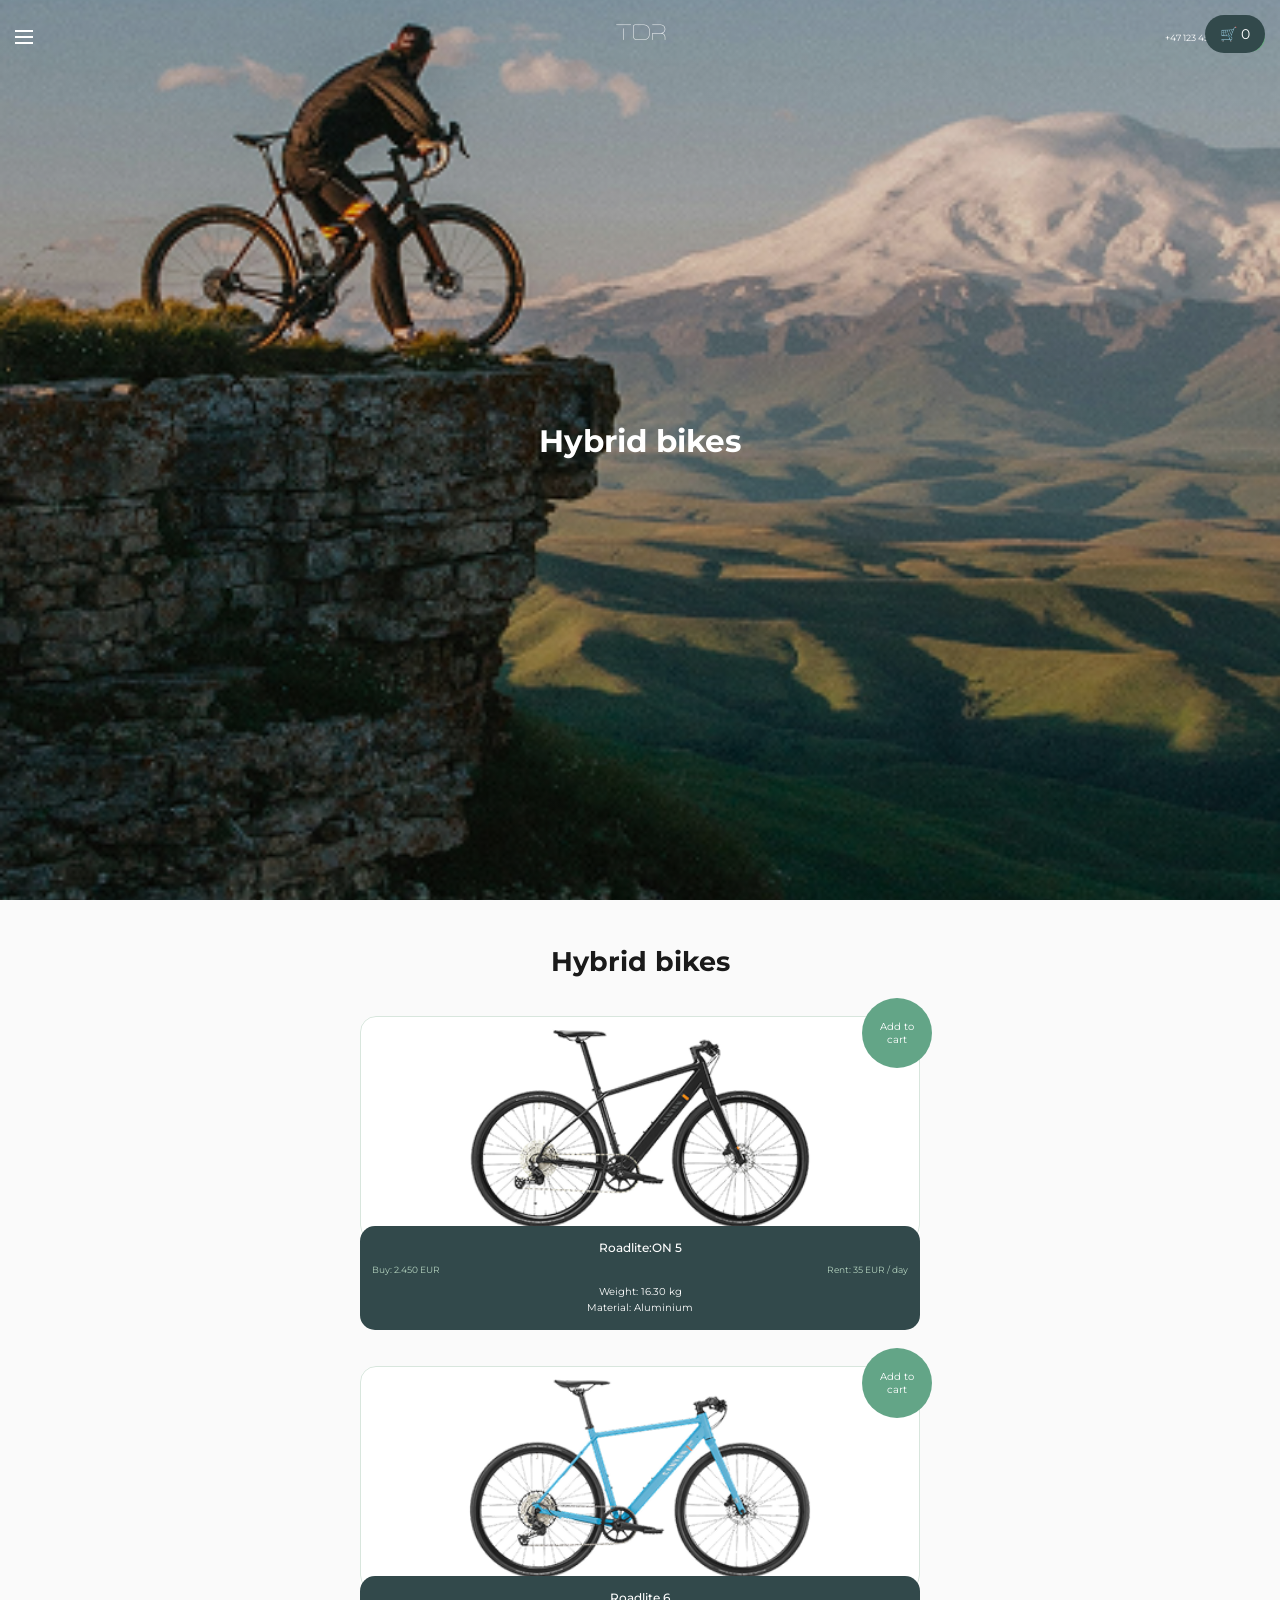
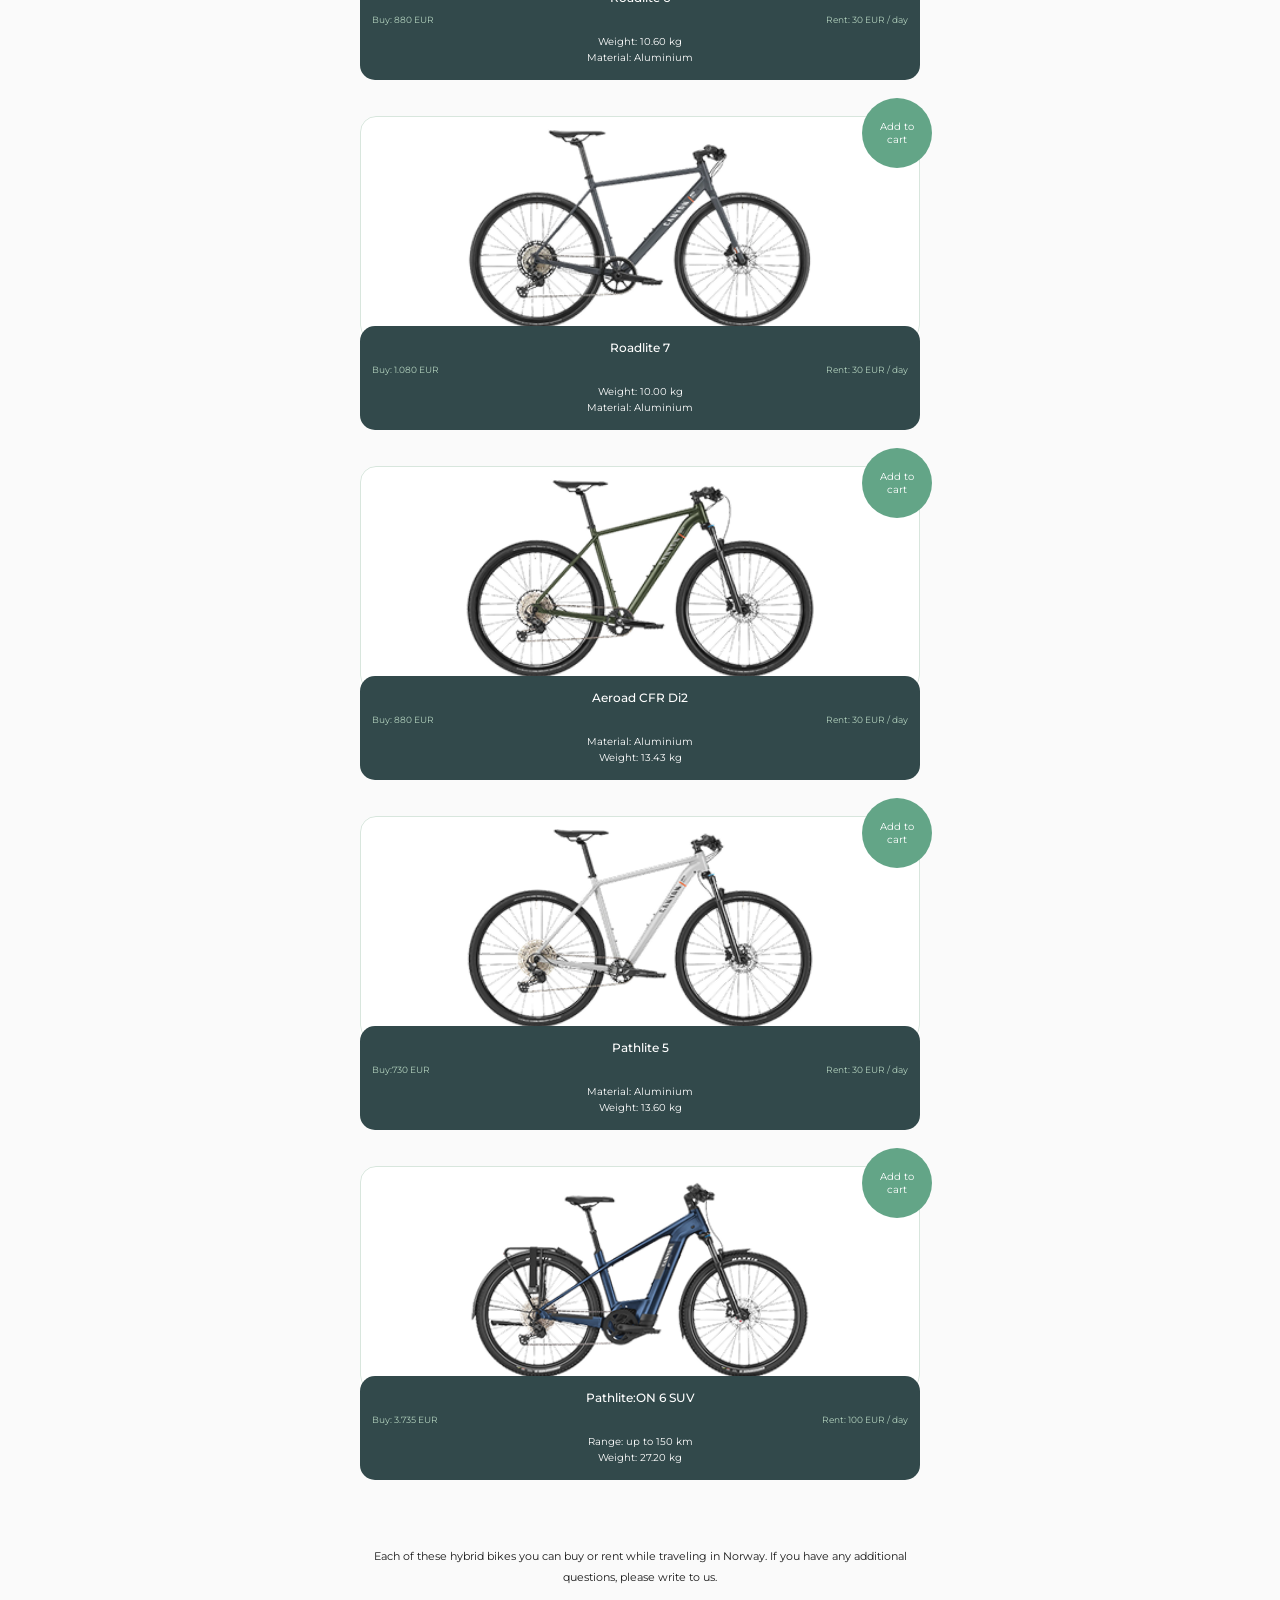
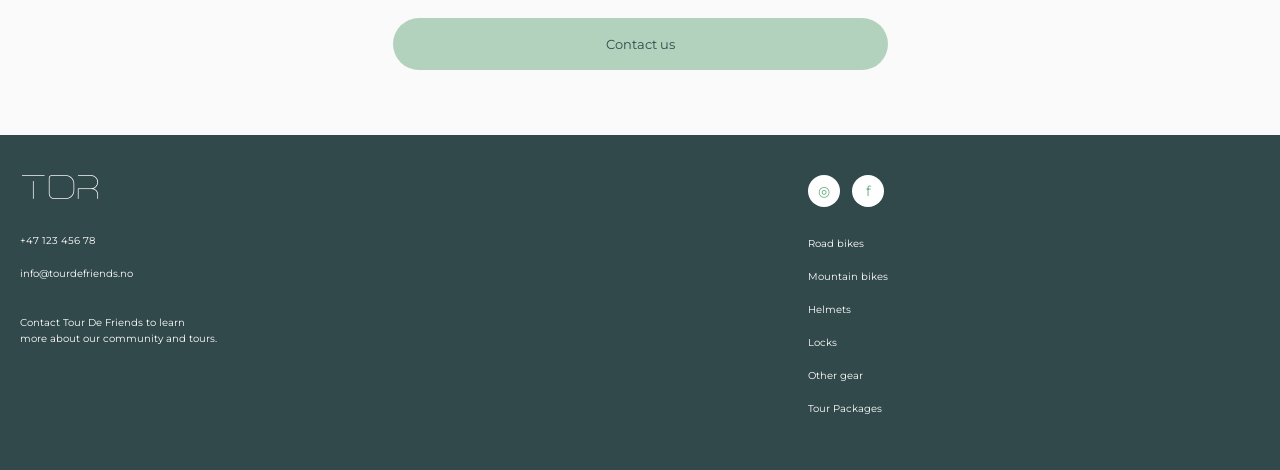
<file: hybrid-bikes.html>
<!DOCTYPE html>
<html lang="en">
<head>
<meta charset="UTF-8">
<meta name="viewport" content="width=device-width, initial-scale=1.0">
<title>Hybrid bikes | Tour De Friends</title>

<style>
@import url('https://fonts.googleapis.com/css2?family=Montserrat:wght@400;500;600;700&display=swap');

@font-face {
    font-family: 'Morena';
    src: url('fonts/Morena-Light.otf') format('opentype');
    font-weight: 300;
}

* {
    box-sizing: border-box;
}

html {
    scroll-behavior: smooth;
}

body {
    margin: 0;
    background: #FAFAFA;
    color: #1A1A1A;
    font-family: 'Montserrat', sans-serif;
}

a {
    text-decoration: none;
}

button {
    font-family: inherit;
}

/* HERO */

.hybrid-hero {
    position: relative;
    min-height: 100vh;
    min-height: 100svh;
    color: white;
    background:
        linear-gradient(rgba(0,0,0,.12), rgba(0,0,0,.22)),
        url('hybrid-bikes-hero.png') center/cover no-repeat;
}

.hybrid-header {
    position: relative;
    z-index: 5;
    display: grid;
    grid-template-columns: 1fr auto 1fr;
    align-items: center;
    gap: 8px;
    padding: 22px 15px;
}

.hybrid-menu {
    justify-self: start;
    display: flex;
    flex-direction: column;
    gap: 4px;
    padding: 0;
    border: 0;
    background: transparent;
    cursor: pointer;
}

.hybrid-menu span {
    width: 18px;
    height: 2px;
    background: white;
}

.hybrid-logo {
    font-family: 'Morena', sans-serif;
    font-size: 22px;
    font-weight: 300;
    color: white;
}

.hybrid-header-right {
    justify-self: end;
    display: flex;
    align-items: center;
    gap: 8px;
}

.hybrid-phone {
    color: white;
    font-size: 9px;
    white-space: nowrap;
}

.hybrid-call {
    display: flex;
    align-items: center;
    justify-content: center;
    width: 30px;
    height: 30px;
    border-radius: 50%;
    background: #69AD80;
    color: white;
}

.hybrid-call svg {
    width: 14px;
    height: 14px;
}

.hybrid-title {
    position: absolute;
    top: 49%;
    left: 0;
    width: 100%;
    transform: translateY(-50%);
    margin: 0;
    padding: 0 15px;
    font-size: 31px;
    font-weight: 700;
    text-align: center;
}

/* PRODUCTS */

.hybrid-products {
    max-width: 600px;
    margin: 0 auto;
    padding: 45px 20px 20px;
}

.hybrid-products h2 {
    margin: 0 0 38px;
    font-size: 27px;
    font-weight: 700;
    text-align: center;
}

.bike-card {
    position: relative;
    height: 305px;
    margin-bottom: 45px;
    perspective: 1200px;
}

.bike-flip {
    position: relative;
    width: 100%;
    height: 100%;
    transform-style: preserve-3d;
    transition: transform .6s ease;
    cursor: pointer;
}

.bike-card.flipped .bike-flip {
    transform: rotateY(180deg);
}

.bike-front,
.bike-back {
    position: absolute;
    inset: 0;
    border-radius: 16px;
    backface-visibility: hidden;
    -webkit-backface-visibility: hidden;
}

.bike-front {
    background: white;
}

.bike-image-box {
    height: 225px;
    overflow: hidden;
    border: 1px solid #D8E6DD;
    border-radius: 16px;
    background: white;
}

.bike-image-box img {
    display: block;
    width: 100%;
    height: 100%;
    padding: 12px 8px;
    object-fit: contain;
}

.bike-details {
    position: relative;
    z-index: 1;
    min-height: 94px;
    margin-top: -15px;
    padding: 14px 12px;
    border-radius: 15px;
    background: #32494B;
    color: white;
    text-align: center;
}

.bike-details h3 {
    margin: 0 0 9px;
    font-size: 12px;
    font-weight: 500;
}

.bike-prices {
    display: flex;
    justify-content: space-between;
    gap: 8px;
    margin-bottom: 9px;
    color: #B3D2BE;
    font-size: 9px;
}

.bike-specs {
    margin: 0;
    font-size: 10px;
    line-height: 1.6;
}

.bike-back {
    transform: rotateY(180deg);
    overflow-y: auto;
    padding: 22px 17px;
    background: #32494B;
    color: white;
    text-align: center;
}

.bike-back h3 {
    margin: 0 0 22px;
    font-family: 'Morena', sans-serif;
    font-size: 25px;
    font-weight: 300;
}

.bike-back h4 {
    margin: 17px 0 5px;
    font-size: 11px;
    font-weight: 500;
}

.bike-back p {
    margin: 0 0 14px;
    font-size: 10px;
    line-height: 1.65;
}

.add-cart {
    position: absolute;
    z-index: 6;
    top: -18px;
    right: -12px;
    display: flex;
    align-items: center;
    justify-content: center;
    width: 70px;
    height: 70px;
    padding: 10px;
    border: 0;
    border-radius: 50%;
    background: #63A587;
    color: white;
    font-size: 10px;
    text-align: center;
    cursor: pointer;
}

/* CONTACT */

.hybrid-contact {
    max-width: 600px;
    margin: 0 auto;
    padding: 10px 25px 65px;
    text-align: center;
}

.hybrid-contact p {
    margin: 0 0 30px;
    font-size: 11px;
    line-height: 1.9;
}

.contact-button {
    display: block;
    width: 90%;
    margin: auto;
    padding: 18px;
    border-radius: 40px;
    background: #B3D2BE;
    color: #32494B;
    font-size: 13px;
}

/* FOOTER */

.hybrid-footer {
    display: grid;
    grid-template-columns: 1.7fr 1fr;
    gap: 20px;
    padding: 40px 20px 55px;
    background: #32494B;
    color: white;
}

.footer-left {
    display: flex;
    flex-direction: column;
    align-items: flex-start;
    gap: 20px;
}

.footer-logo {
    font-family: 'Morena', sans-serif;
    font-size: 34px;
    font-weight: 300;
    color: white;
}

.footer-left > a:not(.footer-logo) {
    color: white;
    font-size: 10px;
}

.footer-left p {
    margin: 15px 0 0;
    font-size: 10px;
    line-height: 1.6;
}

.footer-right {
    display: flex;
    flex-direction: column;
    gap: 30px;
}

.footer-social {
    display: flex;
    gap: 12px;
}

.footer-social a {
    display: flex;
    align-items: center;
    justify-content: center;
    width: 32px;
    height: 32px;
    border-radius: 50%;
    background: white;
    color: #69AD80;
    font-size: 14px;
}

.footer-links {
    display: flex;
    flex-direction: column;
    gap: 20px;
}

.footer-links a {
    color: white;
    font-size: 10px;
}

/* CART */

.cart-floating {
    position: fixed;
    z-index: 50;
    top: 15px;
    right: 15px;
    padding: 10px 15px;
    border: 0;
    border-radius: 30px;
    background: #32494B;
    color: white;
    font-size: 14px;
    cursor: pointer;
}

.cart-overlay[hidden] {
    display: none;
}

.cart-overlay {
    position: fixed;
    inset: 0;
    z-index: 100;
    display: flex;
    align-items: flex-end;
    background: rgba(0,0,0,.55);
}

.cart-panel {
    width: 100%;
    max-height: 85vh;
    overflow-y: auto;
    padding: 25px 20px 35px;
    border-radius: 25px 25px 0 0;
    background: #FAFAFA;
}

.cart-header {
    display: flex;
    align-items: center;
    justify-content: space-between;
    margin-bottom: 25px;
}

.cart-header h2 {
    margin: 0;
    font-family: 'Morena', sans-serif;
    font-size: 28px;
    font-weight: 300;
}

.cart-header button {
    border: 0;
    background: transparent;
    font-size: 24px;
    cursor: pointer;
}

.cart-item {
    display: grid;
    grid-template-columns: 75px 1fr auto;
    align-items: center;
    gap: 10px;
    padding: 15px 0;
    border-bottom: 1px solid #D8E6DD;
}

.cart-item img {
    width: 75px;
    height: 60px;
    object-fit: contain;
}

.cart-item-info {
    display: flex;
    flex-direction: column;
    align-items: flex-start;
    gap: 12px;
}

.cart-item-info strong {
    font-size: 12px;
}

.quantity-controls {
    display: flex;
    align-items: center;
    gap: 14px;
}

.quantity-controls button {
    width: 28px;
    height: 28px;
    border: 1px solid #B3D2BE;
    border-radius: 50%;
    background: #E9F1EC;
    color: #32494B;
    font-size: 18px;
    cursor: pointer;
}

.quantity-controls span {
    min-width: 15px;
    text-align: center;
    font-size: 13px;
}

.cart-remove {
    border: 0;
    background: transparent;
    color: #32494B;
    font-size: 11px;
    cursor: pointer;
}

.cart-checkout,
.cart-continue {
    display: block;
    width: 100%;
    margin-top: 20px;
    padding: 15px;
    border: 0;
    border-radius: 30px;
    text-align: center;
    font-size: 13px;
    cursor: pointer;
}

.cart-checkout {
    background: #69AD80;
    color: white;
}

.cart-continue {
    margin-top: 12px;
    background: #B3D2BE;
    color: #32494B;
}

@media (max-width: 350px) {
    .hybrid-phone {
        font-size: 8px;
    }

    .bike-back {
        padding: 17px 12px;
    }
}
</style>
</head>

<body>

<!-- HERO -->

<section class="hybrid-hero">

    <header class="hybrid-header">

        <button class="hybrid-menu" type="button" aria-label="Menu">
            <span></span>
            <span></span>
            <span></span>
        </button>

        <a href="index.html" class="hybrid-logo">TDR</a>

        <div class="hybrid-header-right">

            <span class="hybrid-phone">+47 123 456 78</span>

            <a href="tel:+4712345678"
               class="hybrid-call"
               aria-label="Call Tour De Friends">

                <svg viewBox="0 0 24 24" aria-hidden="true">
                    <path fill="currentColor"
                          d="M6.6 10.8a15.5 15.5 0 0 0 6.6 6.6l2.2-2.2c.3-.3.7-.4 1.1-.2 1.1.4 2.3.6 3.5.6.6 0 1 .4 1 1V20c0 .6-.4 1-1 1C10.6 21 3 13.4 3 4c0-.6.4-1 1-1h3.5c.6 0 1 .4 1 1 0 1.2.2 2.4.6 3.5.1.4 0 .8-.3 1.1z"/>
                </svg>

            </a>

        </div>

    </header>

    <h1 class="hybrid-title">Hybrid bikes</h1>

</section>

<!-- PRODUCTS -->

<section class="hybrid-products">

    <h2>Hybrid bikes</h2>

    <!-- BIKE 1 -->

    <div class="bike-card">

        <div class="bike-flip" onclick="this.parentElement.classList.toggle('flipped')">

            <div class="bike-front">

                <div class="bike-image-box">
                    <img src="hybrid-bike-1.png" alt="Roadlite:ON 5">
                </div>

                <div class="bike-details">
                    <h3>Roadlite:ON 5</h3>

                    <div class="bike-prices">
                        <span>Buy: 2.450 EUR</span>
                        <span>Rent: 35 EUR / day</span>
                    </div>

                    <p class="bike-specs">
                        Weight: 16.30 kg<br>
                        Material: Aluminium
                    </p>
                </div>

            </div>

            <div class="bike-back">

                <h3>Roadlite:ON 5</h3>

                <h4>Smart functionality, smart design</h4>
                <p>
                    Modify and manage motor support modes using the FAZUA APP,
                    and switch between modes as you ride using the
                    handlebar-mounted FAZUA CONTROL HUB.
                    LED lights display remaining battery charge.
                </p>

                <h4>Stay clean, stay dry</h4>
                <p>
                    The mudguards look super-sleek, with a design that
                    perfectly complements the bike's minimalist aesthetic.
                    And they're built to last too, constructed from
                    robust aluminium. * Parts sold separately.
                </p>

                <h4>Officially compatible with trailers</h4>
                <p>
                    This bike is officially compatible with trailers,
                    so you can haul your most precious cargo
                    with confidence and in safety.
                </p>

            </div>

        </div>

        <button class="add-cart" type="button">Add to cart</button>

    </div>

    <!-- BIKE 2 -->

    <div class="bike-card">

        <div class="bike-flip" onclick="this.parentElement.classList.toggle('flipped')">

            <div class="bike-front">

                <div class="bike-image-box">
                    <img src="hybrid-bike-2.png" alt="Roadlite 6">
                </div>

                <div class="bike-details">
                    <h3>Roadlite 6</h3>

                    <div class="bike-prices">
                        <span>Buy: 880 EUR</span>
                        <span>Rent: 30 EUR / day</span>
                    </div>

                    <p class="bike-specs">
                        Weight: 10.60 kg<br>
                        Material: Aluminium
                    </p>
                </div>

            </div>

            <div class="bike-back">

                <h3>Roadlite 6</h3>

                <p>
                    Enjoy smooth, precise gear changes in every situation.
                    No clunky shifting, even when changing uphill.
                    With the intuitive one-lever operation,
                    the easy-to-use 1x12 gearing setup is the perfect choice.
                    And with a big 10-51 tooth cassette combined with
                    a 46-tooth chainring, you've got the ratios
                    for hammering climbs and smooth sailing alike.
                </p>

                <h4>Shimano MT201 hydraulic disc brakes</h4>
                <p>
                    Shimano's hydraulic MT201 disc brakes give safe,
                    responsive braking power and precise modulation
                    in any situation where you need to think fast.
                    The flat mount brakes integrate seamlessly
                    into the frame design, and the adjustable
                    3-finger levers are nice and easy to reach.
                </p>

                <h4>Schwalbe G-One Speed 30 mm tyres</h4>
                <p>
                    The Schwalbe G-One Speed 30 mm tyres give good grip
                    and are versatile, speedy and reliable.
                    They roll fast on the road and confidently
                    on unkept cycle paths and gravel roads.
                </p>

            </div>

        </div>

        <button class="add-cart" type="button">Add to cart</button>

    </div>

    <!-- BIKE 3 -->

    <div class="bike-card">

        <div class="bike-flip" onclick="this.parentElement.classList.toggle('flipped')">

            <div class="bike-front">

                <div class="bike-image-box">
                    <img src="hybrid-bike-3.png" alt="Roadlite 7">
                </div>

                <div class="bike-details">
                    <h3>Roadlite 7</h3>

                    <div class="bike-prices">
                        <span>Buy: 1.080 EUR</span>
                        <span>Rent: 30 EUR / day</span>
                    </div>

                    <p class="bike-specs">
                        Weight: 10.00 kg<br>
                        Material: Aluminium
                    </p>
                </div>

            </div>

            <div class="bike-back">

                <h3>Roadlite 7</h3>

                <p>
                    Enjoy smooth, precise gear changes in every situation.
                    No clunky shifting, even when changing uphill or
                    at the traffic lights. With the intuitive
                    one-lever operation, the easy-to-use 1x12
                    gearing setup is the perfect choice for sporty
                    sessions or carefree cruises.
                </p>

                <h4>Canyon aluminium 600mm cockpit</h4>
                <p>
                    One sleek, single unit constructed from
                    lightweight aluminium-in-house.
                    We combined our flat bar cockpit with
                    comfortable grips, and easy-to-reach
                    brake levers for an added dose of comfort.
                </p>

                <h4>Schwalbe G-One 30 mm tyres</h4>
                <p>
                    We've tried the speedy and reliable
                    G-One 30 mm tyres with grippy, fast-rolling,
                    30-mm Schwalbe G-One Speed tyres.
                    Whether you're riding on asphalt or gravel,
                    you'll be able to zip around fast,
                    safely – even in wet conditions.
                </p>

            </div>

        </div>

        <button class="add-cart" type="button">Add to cart</button>

    </div>

    <!-- BIKE 4 -->

    <div class="bike-card">

        <div class="bike-flip" onclick="this.parentElement.classList.toggle('flipped')">

            <div class="bike-front">

                <div class="bike-image-box">
                    <img src="hybrid-bike-4.png" alt="Aeroad CFR Di2">
                </div>

                <div class="bike-details">
                    <h3>Aeroad CFR Di2</h3>

                    <div class="bike-prices">
                        <span>Buy: 880 EUR</span>
                        <span>Rent: 30 EUR / day</span>
                    </div>

                    <p class="bike-specs">
                        Material: Aluminium<br>
                        Weight: 13.43 kg
                    </p>
                </div>

            </div>

            <div class="bike-back">

                <h3>Pathlite 6</h3>

                <p>
                    For bikepacking tours, weekend exploring,
                    off-road escapes, and joyful everyday movement.
                    The Pathlite has everything covered,
                    with a lightweight aluminium frame,
                    durable components, all-round practical design.
                    Get outdoors and enjoy the ride.
                </p>

                <h4>A comfort-boosting suspension fork</h4>
                <p>
                    The Suntour NRX-D air suspension forks offer
                    75 mm travel, 10 mm more than standard,
                    ideal for rough terrain.
                    With Speed Lockout and an air spring,
                    they provide adjustable performance
                    for comfort and control on any ride.
                </p>

                <h4>Safe, controlled braking even in the wet</h4>
                <p>
                    Shimano MT200 hydraulic disc brakes provide
                    responsive braking and precise modulation.
                    Integrated post-mount design and adjustable
                    3-finger levers ensure accessibility
                    from any position.
                </p>

            </div>

        </div>

        <button class="add-cart" type="button">Add to cart</button>

    </div>

    <!-- BIKE 5 -->

    <div class="bike-card">

        <div class="bike-flip" onclick="this.parentElement.classList.toggle('flipped')">

            <div class="bike-front">

                <div class="bike-image-box">
                    <img src="hybrid-bike-5.png" alt="Pathlite 5">
                </div>

                <div class="bike-details">
                    <h3>Pathlite 5</h3>

                    <div class="bike-prices">
                        <span>Buy:730 EUR</span>
                        <span>Rent: 30 EUR / day</span>
                    </div>

                    <p class="bike-specs">
                        Material: Aluminium<br>
                        Weight: 13.60 kg
                    </p>
                </div>

            </div>

            <div class="bike-back">

                <h3>Pathlite 5</h3>

                <p>
                    For bikepacking tours, weekend exploring,
                    off-road escapes, and joyful everyday movement.
                    The Pathlite has everything covered,
                    with a lightweight aluminium frame,
                    durable components, all-round practical design.
                    Get outdoors and enjoy the ride.
                </p>

                <h4>A robust, shock-absorbing coil suspension fork</h4>
                <p>
                    With its proven coil damper design,
                    this fork smooths out bumps,
                    vibrations and impacts over off-road terrain.
                    75 mm of travel is plenty if you're not
                    pushing the limits at top speed,
                    and for more efficient pedalling,
                    just push the handy lockout switch
                    for a little extra stiffness.
                </p>

                <h4>Safe, controlled braking even in the wet</h4>
                <p>
                    Shimano's hydraulic MT200 disc brakes give
                    safe, responsive braking power and precise
                    modulation in any situation where you need
                    to think fast. The post mount brakes
                    integrate seamlessly into the frame design.
                </p>

            </div>

        </div>

        <button class="add-cart" type="button">Add to cart</button>

    </div>

    <!-- BIKE 6 -->

    <div class="bike-card">

        <div class="bike-flip" onclick="this.parentElement.classList.toggle('flipped')">

            <div class="bike-front">

                <div class="bike-image-box">
                    <img src="hybrid-bike-6.png" alt="Pathlite:ON 6 SUV">
                </div>

                <div class="bike-details">
                    <h3>Pathlite:ON 6 SUV</h3>

                    <div class="bike-prices">
                        <span>Buy: 3.735 EUR</span>
                        <span>Rent: 100 EUR / day</span>
                    </div>

                    <p class="bike-specs">
                        Range: up to 150 km<br>
                        Weight: 27.20 kg
                    </p>
                </div>

            </div>

            <div class="bike-back">

                <h3>Pathlite:ON 6 SUV</h3>

                <p>
                    The Bosch Performance Line CX and Smart System
                    provides 340% pedal assistance and 85 Nm torque,
                    ensuring a powerful ride. Its 750 Wh battery
                    offers ample energy for long journeys
                    and steep ascents. Smartphone connectivity
                    enables features like the Bosch eBike Alarm
                    for added security with GPS tracking.
                </p>

                <h4>An easy-to-charge, easy-to-remove battery</h4>
                <p>
                    The Pathlite:ON's battery is perfectly
                    integrated into the downtube.
                    It's also incredibly easy to charge.
                    Just pop it out, and plug in
                    the charger included with your bike.
                </p>

                <h4>Effortless connectivity</h4>
                <p>
                    Connect your smartphone's Bosch eBike Flow
                    app to the Bosch Purion 200 display
                    for enhanced features.
                    Utilise theft protection with advanced
                    GPS tracking if your bike is lost.
                    Track activities, customise ride modes,
                    and monitor ride metrics on the
                    Purion display.
                </p>

            </div>

        </div>

        <button class="add-cart" type="button">Add to cart</button>

    </div>

</section>

<!-- CONTACT -->

<section class="hybrid-contact">

    <p>
        Each of these hybrid bikes you can buy or rent while
        traveling in Norway. If you have any additional
        questions, please write to us.
    </p>

    <a href="book-call.html" class="contact-button">
        Contact us
    </a>

</section>

<!-- FOOTER -->

<footer class="hybrid-footer">

    <div class="footer-left">

        <a href="index.html" class="footer-logo">TDR</a>

        <a href="tel:+4712345678">+47 123 456 78</a>

        <a href="mailto:info@tourdefriends.no">
            info@tourdefriends.no
        </a>

        <p>
            Contact Tour De Friends to learn<br>
            more about our community and tours.
        </p>

    </div>

    <div class="footer-right">

        <div class="footer-social">
            <a href="#" aria-label="Instagram">◎</a>
            <a href="#" aria-label="Facebook">f</a>
        </div>

        <nav class="footer-links">

            <a href="road-bikes.html">Road bikes</a>

            <a href="mountain-bikes.html">Mountain bikes</a>

            <a href="helmets.html">Helmets</a>

            <a href="locks.html">Locks</a>

            <a href="other-gear.html">Other gear</a>

            <a href="index.html#pricing">Tour Packages</a>

        </nav>

    </div>

</footer>

<!-- CART BUTTON -->

<button class="cart-floating" type="button" onclick="openCart()">
    🛒 <span id="cart-count">0</span>
</button>

<!-- CART WINDOW -->

<div id="cart-overlay" class="cart-overlay" hidden>

    <div class="cart-panel">

        <div class="cart-header">

            <h2>Your cart</h2>

            <button type="button"
                    onclick="closeCart()"
                    aria-label="Close cart">
                ×
            </button>

        </div>

        <div id="cart-items"></div>

        <a href="checkout.html" class="cart-checkout">
            Request order
        </a>

        <button class="cart-continue"
                type="button"
                onclick="closeCart()">
            Continue shopping
        </button>

    </div>

</div>

<script>
const CART_KEY = 'tdr-cart';

function getCart() {
    try {
        const data = JSON.parse(localStorage.getItem(CART_KEY));
        return Array.isArray(data) ? data : [];
    } catch {
        return [];
    }
}

function saveCart(cart) {
    localStorage.setItem(CART_KEY, JSON.stringify(cart));
    updateCartCount();
    renderCart();
}

function addToCart(name, image) {
    const cart = getCart();

    const existing = cart.find(item => item.name === name);

    if (existing) {
        existing.quantity += 1;
    } else {
        cart.push({
            name: name,
            image: image,
            quantity: 1
        });
    }

    saveCart(cart);
    openCart();
}

function removeFromCart(name) {
    const cart = getCart().filter(item => item.name !== name);
    saveCart(cart);
}

function changeQuantity(name, change) {
    const cart = getCart();

    const item = cart.find(product => product.name === name);

    if (!item) return;

    item.quantity += change;

    if (item.quantity <= 0) {
        saveCart(cart.filter(product => product.name !== name));
    } else {
        saveCart(cart);
    }
}

function updateCartCount() {
    const count = getCart().reduce(
        (total, item) => total + item.quantity,
        0
    );

    document.getElementById('cart-count').textContent = count;
}

function openCart() {
    document.getElementById('cart-overlay').hidden = false;
    renderCart();
}

function closeCart() {
    document.getElementById('cart-overlay').hidden = true;
}

function renderCart() {
    const container = document.getElementById('cart-items');
    const cart = getCart();

    container.innerHTML = '';

    if (cart.length === 0) {
        container.innerHTML = '<p>Your cart is empty.</p>';
        return;
    }

    cart.forEach(item => {

        const row = document.createElement('div');
        row.className = 'cart-item';

        const img = document.createElement('img');
        img.src = item.image;
        img.alt = item.name;

        const info = document.createElement('div');
        info.className = 'cart-item-info';

        const name = document.createElement('strong');
        name.textContent = item.name;

        const controls = document.createElement('div');
        controls.className = 'quantity-controls';

        const minus = document.createElement('button');
        minus.type = 'button';
        minus.textContent = '−';
        minus.setAttribute('aria-label', 'Decrease quantity');

        minus.onclick = () => {
            changeQuantity(item.name, -1);
        };

        const quantity = document.createElement('span');
        quantity.textContent = item.quantity;

        const plus = document.createElement('button');
        plus.type = 'button';
        plus.textContent = '+';
        plus.setAttribute('aria-label', 'Increase quantity');

        plus.onclick = () => {
            changeQuantity(item.name, 1);
        };

        controls.append(minus, quantity, plus);
        info.append(name, controls);

        const remove = document.createElement('button');
        remove.type = 'button';
        remove.className = 'cart-remove';
        remove.textContent = 'Remove';

        remove.onclick = () => {
            removeFromCart(item.name);
        };

        row.append(img, info, remove);
        container.appendChild(row);
    });
}

document.querySelectorAll('.bike-card').forEach(card => {

    const button = card.querySelector('.add-cart');

    const image = card.querySelector('.bike-front img');

    const name = card.querySelector('.bike-front .bike-details h3');

    button.addEventListener('click', event => {
        event.stopPropagation();

        addToCart(
            name.textContent.trim(),
            image.getAttribute('src')
        );
    });

});

updateCartCount();
</script>

</body>
</html>
</file>
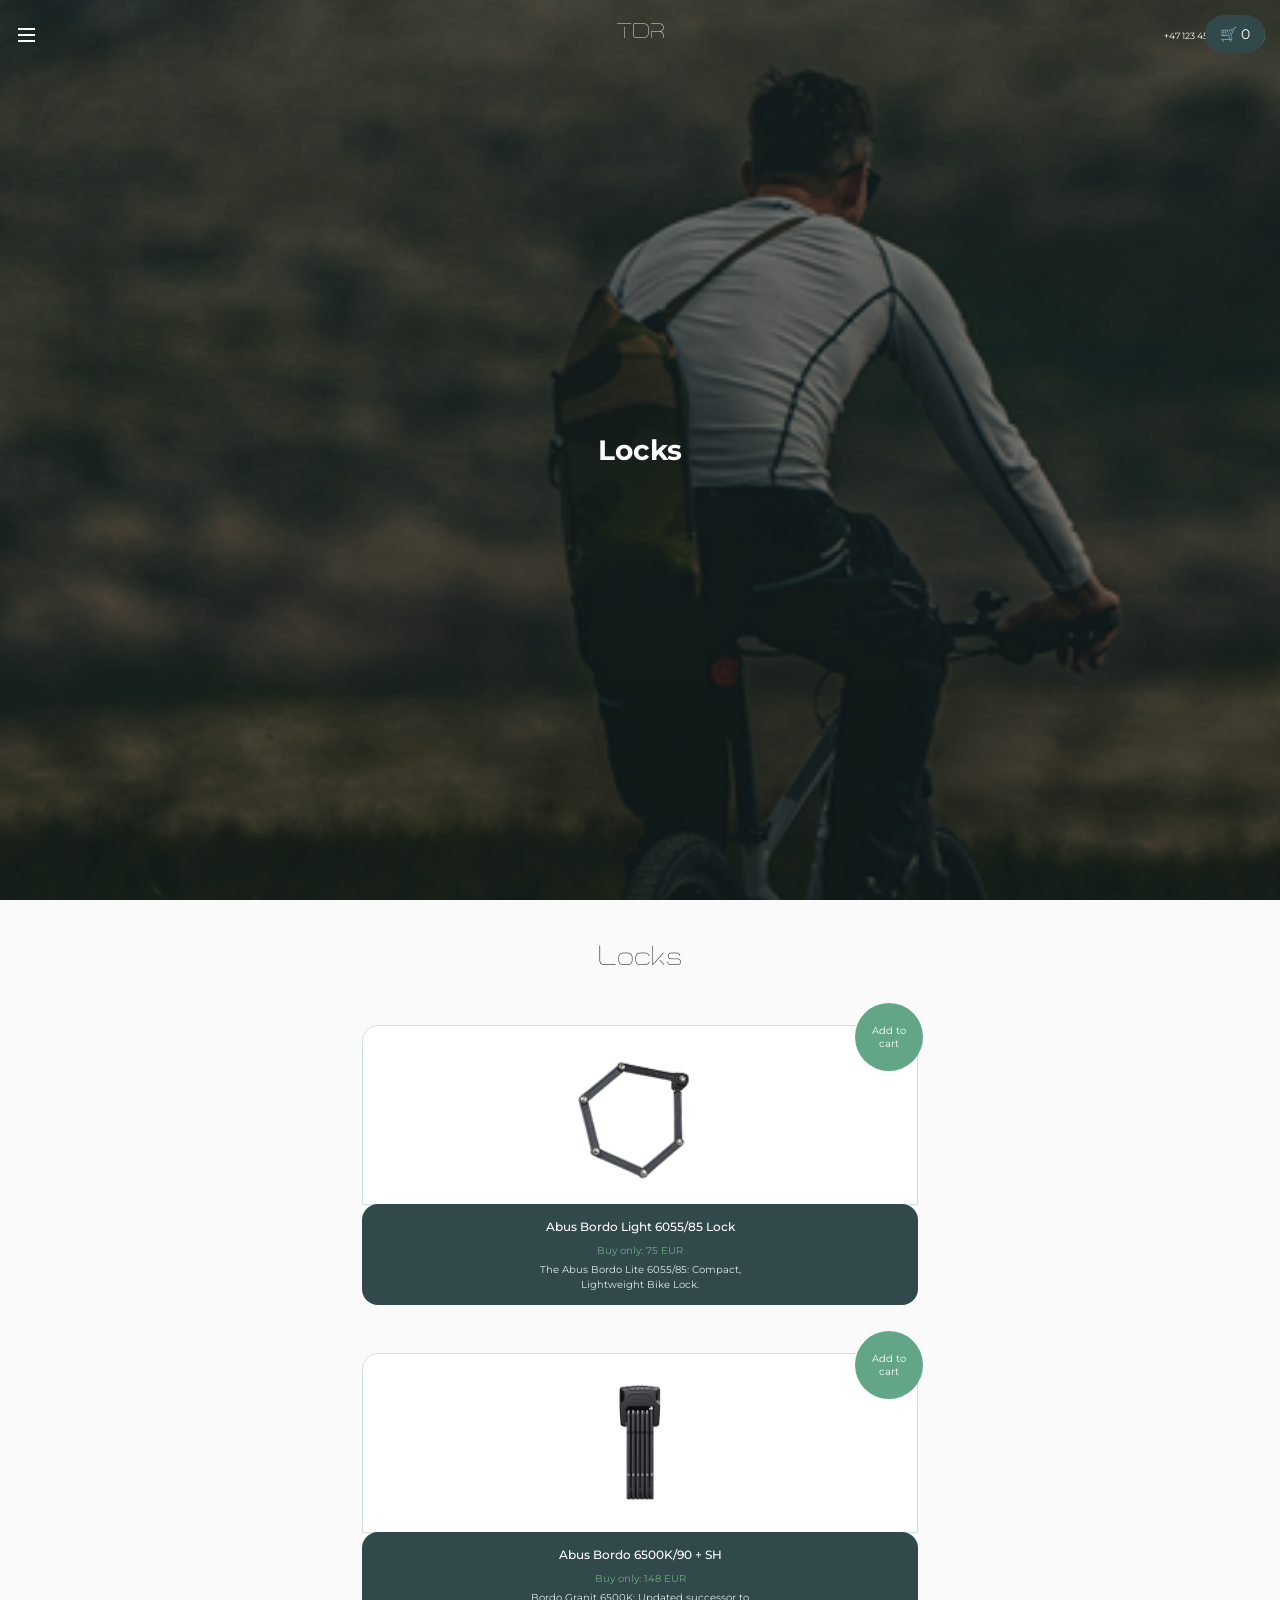
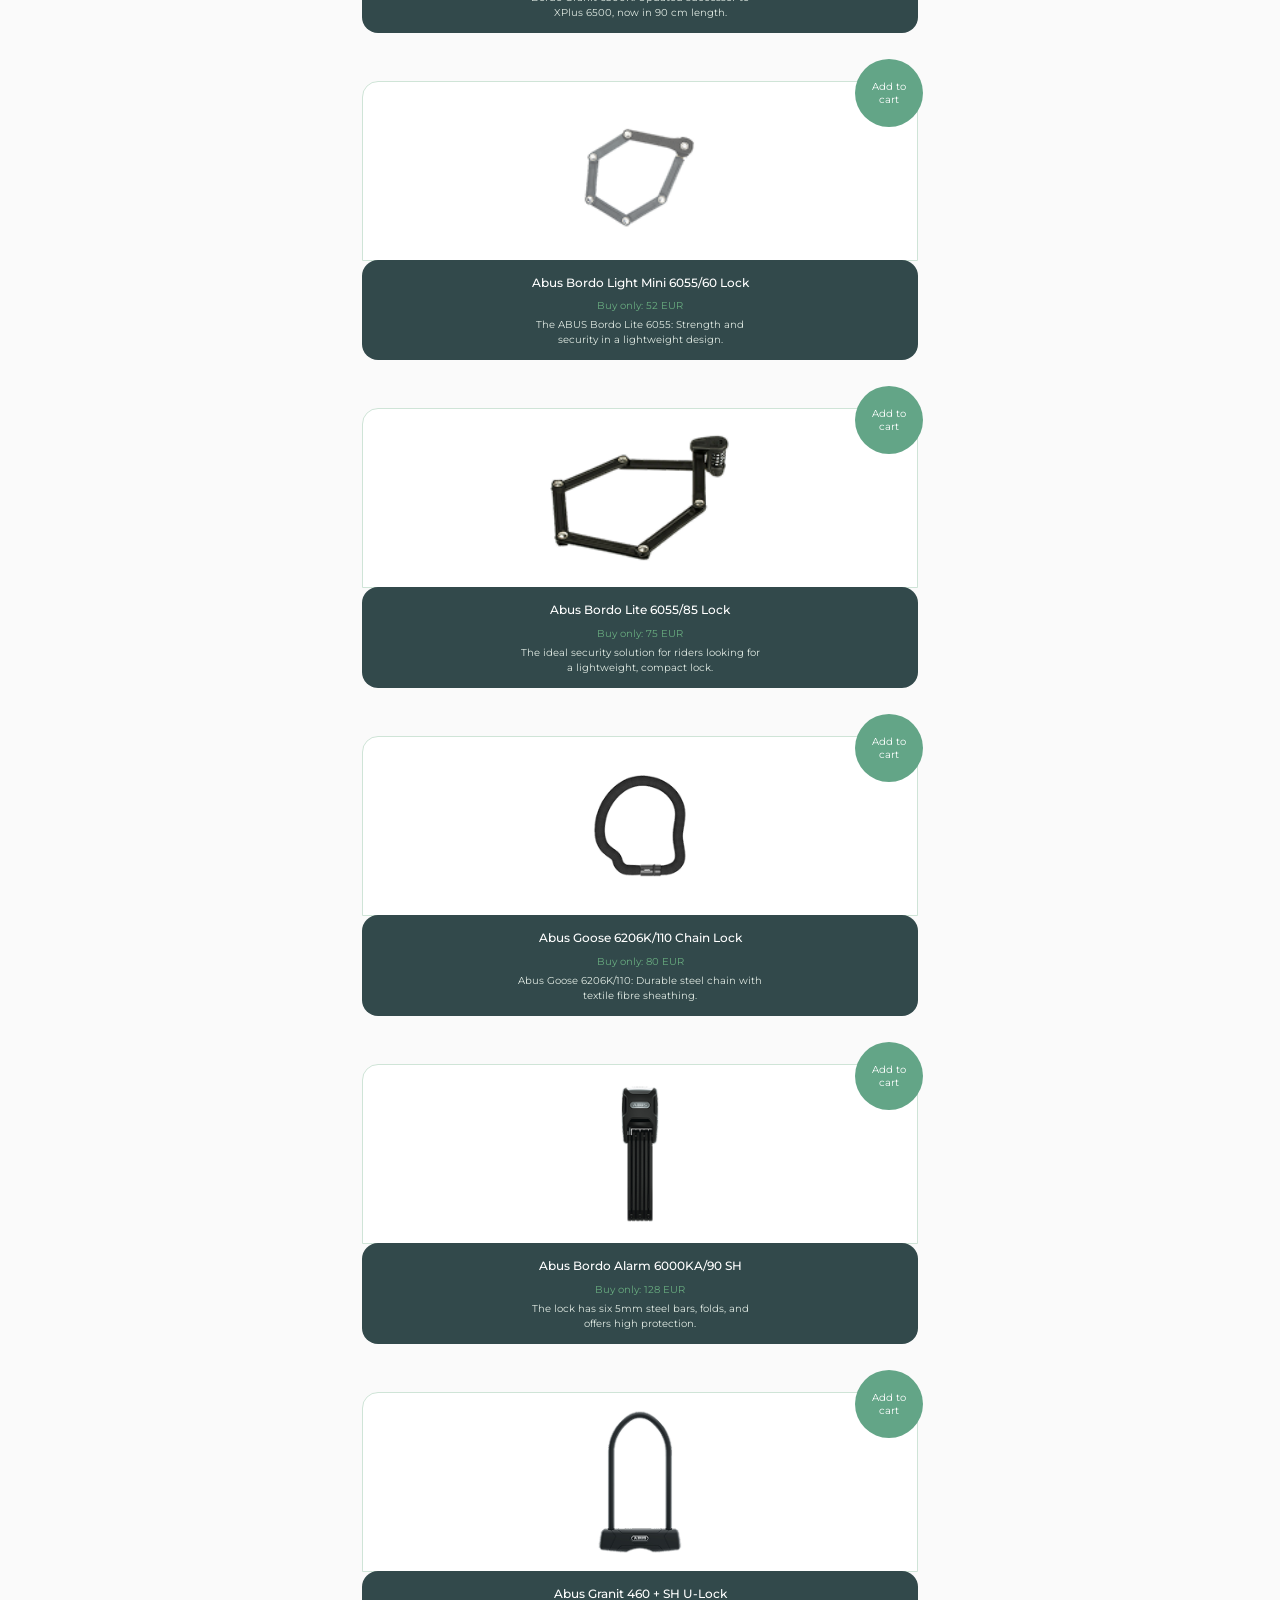
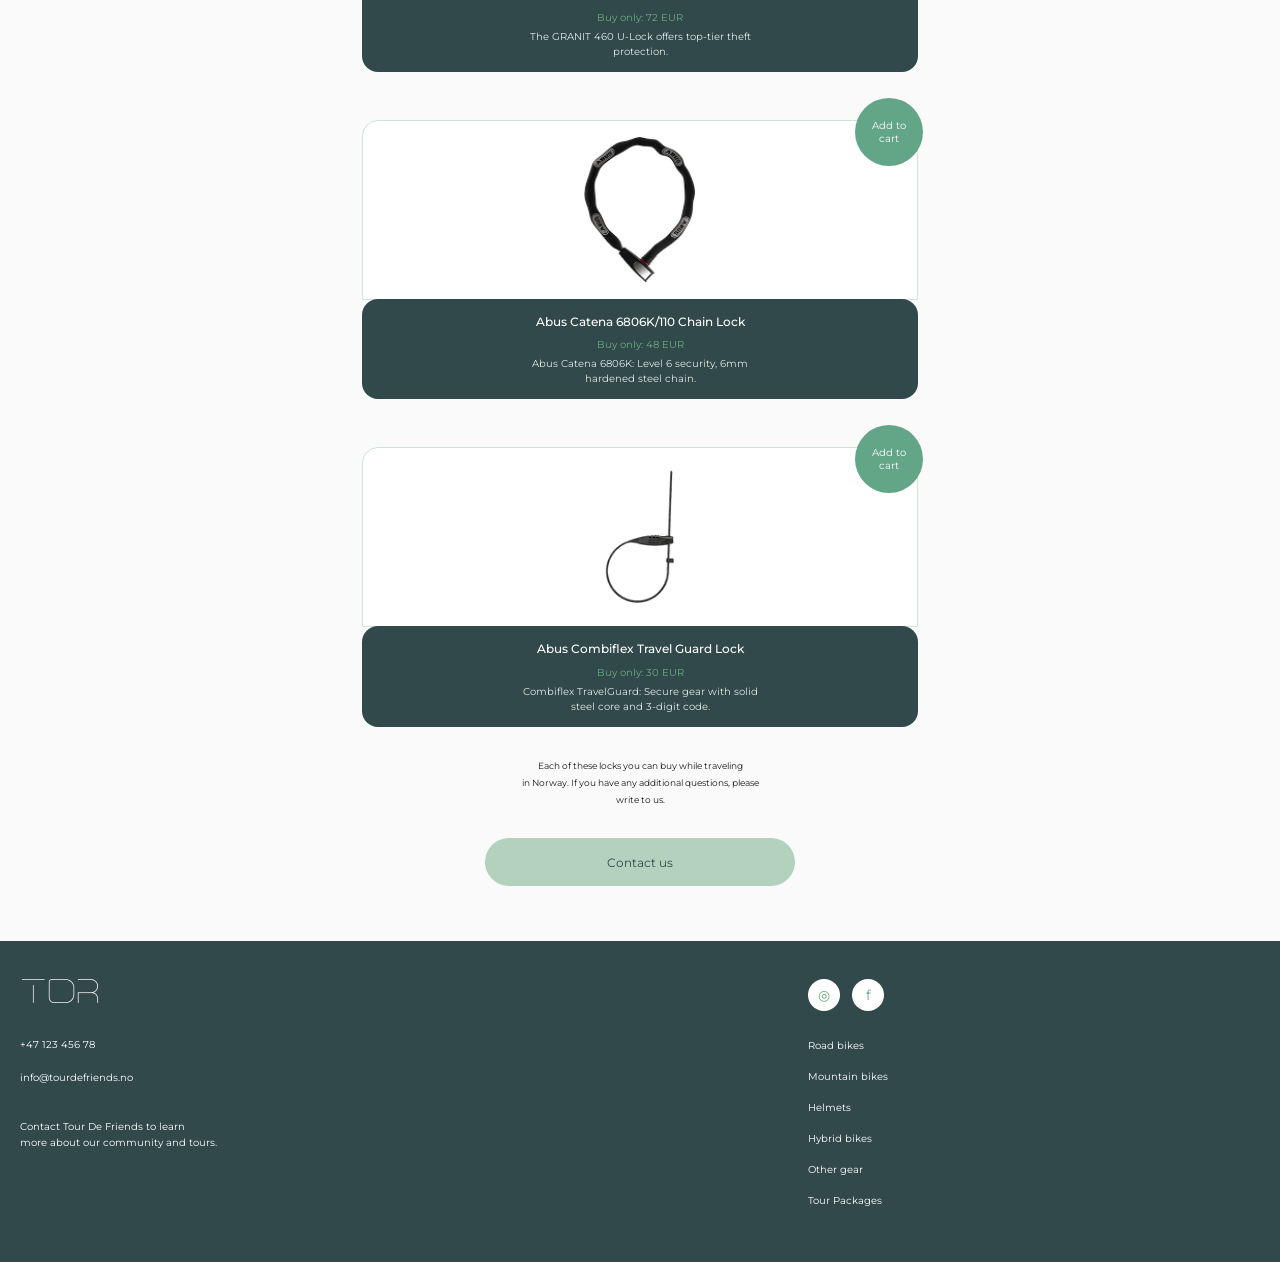
<file: locks.html>
<!DOCTYPE html>
<html lang="en">
<head>
<meta charset="UTF-8">
<meta name="viewport" content="width=device-width, initial-scale=1.0">
<title>Locks | Tour De Friends</title>

<style>
@import url('https://fonts.googleapis.com/css2?family=Montserrat:wght@400;500;600;700&display=swap');

@font-face {
    font-family: 'Morena';
    src: url('fonts/Morena-Light.otf') format('opentype');
    font-weight: 300;
}

* {
    box-sizing: border-box;
}

html {
    scroll-behavior: smooth;
}

body {
    margin: 0;
    background: #FAFAFA;
    color: #1A1A1A;
    font-family: 'Montserrat', sans-serif;
}

a {
    text-decoration: none;
}

button {
    font-family: inherit;
}

/* HERO */

.locks-hero {
    position: relative;
    min-height: 100svh;
    background:
        linear-gradient(rgba(0,0,0,.22), rgba(0,0,0,.32)),
        url('locks-hero.png') center/cover no-repeat;
    color: white;
}

.locks-header {
    position: absolute;
    top: 0;
    left: 0;
    z-index: 10;
    display: grid;
    grid-template-columns: 1fr auto 1fr;
    align-items: center;
    width: 100%;
    padding: 20px 15px;
}

.locks-menu {
    justify-self: start;
    display: flex;
    flex-direction: column;
    gap: 4px;
    padding: 3px;
    border: none;
    background: transparent;
    cursor: pointer;
}

.locks-menu span {
    width: 17px;
    height: 2px;
    background: white;
}

.locks-logo {
    font-family: 'Morena', sans-serif;
    font-size: 21px;
    font-weight: 300;
    color: white;
}

.locks-header-right {
    justify-self: end;
    display: flex;
    align-items: center;
    gap: 9px;
}

.locks-phone {
    font-size: 9px;
    color: white;
    white-space: nowrap;
}

.locks-call {
    display: flex;
    align-items: center;
    justify-content: center;
    width: 30px;
    height: 30px;
    border-radius: 50%;
    background: #69AD80;
    color: white;
}

.locks-call svg {
    width: 14px;
    height: 14px;
}

.locks-hero h1 {
    position: absolute;
    top: 50%;
    left: 0;
    width: 100%;
    margin: 0;
    transform: translateY(-50%);
    font-size: 28px;
    font-weight: 700;
    text-align: center;
}

/* PRODUCTS */

.locks-products {
    max-width: 600px;
    margin: 0 auto;
    padding: 45px 22px 15px;
}

.locks-products h2 {
    margin: 0 0 48px;
    font-family: 'Morena', sans-serif;
    font-size: 28px;
    font-weight: 300;
    text-align: center;
}

.lock-card {
    position: relative;
    margin-bottom: 48px;
}

.lock-image-box {
    height: 180px;
    overflow: hidden;
    border: 1px solid #CFE4D7;
    border-radius: 16px 16px 0 0;
    background: white;
}

.lock-image-box img {
    display: block;
    width: 100%;
    height: 100%;
    padding: 15px 45px;
    object-fit: contain;
    object-position: center;
}

.lock-details {
    position: relative;
    z-index: 1;
    min-height: 93px;
    margin-top: -1px;
    padding: 15px 12px 13px;
    border-radius: 16px;
    background: #32494B;
    color: white;
    text-align: center;
}

.lock-details h3 {
    margin: 0 0 8px;
    font-size: 12px;
    font-weight: 500;
    line-height: 1.4;
}

.lock-price {
    margin: 0 0 5px;
    color: #69AD80;
    font-size: 10px;
}

.lock-specs {
    margin: 0;
    font-size: 10px;
    line-height: 1.5;
    color: #E0EAE3;
}

.add-cart {
    position: absolute;
    top: -22px;
    right: -5px;
    z-index: 5;
    display: flex;
    align-items: center;
    justify-content: center;
    width: 68px;
    height: 68px;
    padding: 8px;
    border: none;
    border-radius: 50%;
    background: #63A587;
    color: white;
    font-size: 10px;
    line-height: 1.3;
    text-align: center;
    cursor: pointer;
}




/* CONTACT — FINAL DESIGN */

.locks-products {
    padding-bottom: 0;
}

.lock-card:last-child {
    margin-bottom: 30px;
}

.locks-contact {
    width: 100%;
    max-width: 600px;
    margin: 0 auto;
    padding: 0 20px 55px;
    text-align: center;
}

.locks-contact p {
    width: 100%;
    max-width: 330px;
    margin: 0 auto 30px;
    font-family: 'Montserrat', sans-serif;
    font-size: 9px;
    font-weight: 400;
    line-height: 1.9;
    text-align: center;
    text-wrap: initial;
}

.locks-contact .contact-button {
    display: flex;
    align-items: center;
    justify-content: center;
    width: 100%;
    max-width: 310px;
    min-height: 48px;
    margin: 0 auto;
    padding: 12px 20px;
    border-radius: 40px;
    background: #B3D2BE;
    color: #32494B;
    font-family: 'Montserrat', sans-serif;
    font-size: 12px;
    text-align: center;
}

/* FOOTER */

.locks-footer {
    display: grid;
    grid-template-columns: 1.7fr 1fr;
    gap: 20px;
    padding: 38px 20px 55px;
    background: #32494B;
    color: white;
}

.footer-left {
    display: flex;
    flex-direction: column;
    align-items: flex-start;
    gap: 20px;
}

.footer-logo {
    font-family: 'Morena', sans-serif;
    font-size: 34px;
    color: white;
}

.footer-left > a:not(.footer-logo) {
    color: white;
    font-size: 10px;
}

.footer-left p {
    margin: 15px 0 0;
    font-size: 10px;
    line-height: 1.6;
}

.footer-right {
    display: flex;
    flex-direction: column;
    gap: 28px;
}

.footer-social {
    display: flex;
    gap: 12px;
}

.footer-social a {
    display: flex;
    align-items: center;
    justify-content: center;
    width: 32px;
    height: 32px;
    border-radius: 50%;
    background: white;
    color: #69AD80;
    font-size: 14px;
}

.footer-links {
    display: flex;
    flex-direction: column;
    gap: 18px;
}

.footer-links a {
    color: white;
    font-size: 10px;
}

/* CART */

.cart-floating {
    position: fixed;
    top: 15px;
    right: 15px;
    z-index: 50;
    padding: 10px 15px;
    border: 0;
    border-radius: 30px;
    background: #32494B;
    color: white;
    font-size: 14px;
    cursor: pointer;
}

.cart-overlay[hidden] {
    display: none;
}

.cart-overlay {
    position: fixed;
    inset: 0;
    z-index: 100;
    display: flex;
    align-items: flex-end;
    background: rgba(0,0,0,.55);
}

.cart-panel {
    width: 100%;
    max-height: 85vh;
    overflow-y: auto;
    padding: 25px 20px 35px;
    border-radius: 25px 25px 0 0;
    background: #FAFAFA;
}

.cart-header {
    display: flex;
    align-items: center;
    justify-content: space-between;
    margin-bottom: 25px;
}

.cart-header h2 {
    margin: 0;
    font-family: 'Morena', sans-serif;
    font-size: 28px;
    font-weight: 300;
}

.cart-header button {
    border: 0;
    background: transparent;
    font-size: 24px;
    cursor: pointer;
}

.cart-item {
    display: grid;
    grid-template-columns: 75px 1fr auto;
    align-items: center;
    gap: 10px;
    padding: 15px 0;
    border-bottom: 1px solid #D8E6DD;
}

.cart-item img {
    width: 75px;
    height: 60px;
    object-fit: contain;
}

.cart-item-info {
    display: flex;
    flex-direction: column;
    align-items: flex-start;
    gap: 12px;
}

.cart-item-info strong {
    font-size: 12px;
}

.quantity-controls {
    display: flex;
    align-items: center;
    gap: 14px;
}

.quantity-controls button {
    width: 28px;
    height: 28px;
    border: 1px solid #B3D2BE;
    border-radius: 50%;
    background: #E9F1EC;
    color: #32494B;
    font-size: 18px;
    cursor: pointer;
}

.quantity-controls span {
    min-width: 15px;
    text-align: center;
    font-size: 13px;
}

.cart-remove {
    border: 0;
    background: transparent;
    color: #32494B;
    font-size: 11px;
    cursor: pointer;
}

.cart-checkout,
.cart-continue {
    display: block;
    width: 100%;
    margin-top: 20px;
    padding: 15px;
    border: 0;
    border-radius: 30px;
    text-align: center;
    font-size: 13px;
    cursor: pointer;
}

.cart-checkout {
    background: #69AD80;
    color: white;
}

.cart-continue {
    margin-top: 12px;
    background: #B3D2BE;
    color: #32494B;
}

@media (max-width: 350px) {
    .locks-phone {
        font-size: 8px;
    }

    .locks-products {
        padding-left: 15px;
        padding-right: 15px;
    }
}

/* MOBILE CONTACT FIX */

@media (max-width: 430px) {
    .locks-contact {
        padding-left: 10px;
        padding-right: 10px;
    }

    .locks-contact p {
        max-width: 100%;
        font-size: 10px;
        line-height: 1.9;
        white-space: nowrap;
    }

    .locks-contact .contact-button {
        max-width: 310px;
    }
}

</style>
</head>

<body>

<section class="locks-hero">

    <header class="locks-header">

        <button class="locks-menu" type="button" aria-label="Menu">
            <span></span>
            <span></span>
            <span></span>
        </button>

        <a href="index.html" class="locks-logo">TDR</a>

        <div class="locks-header-right">

            <span class="locks-phone">+47 123 456 78</span>

            <a href="tel:+4712345678"
               class="locks-call"
               aria-label="Call Tour De Friends">
                <svg viewBox="0 0 24 24" aria-hidden="true">
                    <path fill="currentColor"
                          d="M6.6 10.8a15.5 15.5 0 0 0 6.6 6.6l2.2-2.2c.3-.3.7-.4 1.1-.2 1.1.4 2.3.6 3.5.6.6 0 1 .4 1 1V20c0 .6-.4 1-1 1C10.6 21 3 13.4 3 4c0-.6.4-1 1-1h3.5c.6 0 1 .4 1 1 0 1.2.2 2.4.6 3.5.1.4 0 .8-.3 1.1z"/>
                </svg>
            </a>

        </div>

    </header>

    <h1>Locks</h1>

</section>

<section class="locks-products">

    <h2>Locks</h2>

    <div class="lock-card">
        <div class="lock-image-box">
            <img src="lock-1.png" alt="Abus Bordo Light 6055/85 Lock">
        </div>
        <div class="lock-details">
            <h3>Abus Bordo Light 6055/85 Lock</h3>
            <p class="lock-price">Buy only: 75 EUR</p>
            <p class="lock-specs">
                The Abus Bordo Lite 6055/85: Compact,<br>
                Lightweight Bike Lock.
            </p>
        </div>
        <button class="add-cart" type="button">Add to cart</button>
    </div>

    <div class="lock-card">
        <div class="lock-image-box">
            <img src="lock-2.png" alt="Abus Bordo 6500K/90 + SH">
        </div>
        <div class="lock-details">
            <h3>Abus Bordo 6500K/90 + SH</h3>
            <p class="lock-price">Buy only: 148 EUR</p>
            <p class="lock-specs">
                Bordo Granit 6500K: Updated successor to<br>
                XPlus 6500, now in 90 cm length.
            </p>
        </div>
        <button class="add-cart" type="button">Add to cart</button>
    </div>

    <div class="lock-card">
        <div class="lock-image-box">
            <img src="lock-3.png" alt="Abus Bordo Light Mini 6055/60 Lock">
        </div>
        <div class="lock-details">
            <h3>Abus Bordo Light Mini 6055/60 Lock</h3>
            <p class="lock-price">Buy only: 52 EUR</p>
            <p class="lock-specs">
                The ABUS Bordo Lite 6055: Strength and<br>
                security in a lightweight design.
            </p>
        </div>
        <button class="add-cart" type="button">Add to cart</button>
    </div>

    <div class="lock-card">
        <div class="lock-image-box">
            <img src="lock-4.png" alt="Abus Bordo Lite 6055/85 Lock">
        </div>
        <div class="lock-details">
            <h3>Abus Bordo Lite 6055/85 Lock</h3>
            <p class="lock-price">Buy only: 75 EUR</p>
            <p class="lock-specs">
                The ideal security solution for riders looking for<br>
                a lightweight, compact lock.
            </p>
        </div>
        <button class="add-cart" type="button">Add to cart</button>
    </div>

    <div class="lock-card">
        <div class="lock-image-box">
            <img src="lock-5.png" alt="Abus Goose 6206K/110 Chain Lock">
        </div>
        <div class="lock-details">
            <h3>Abus Goose 6206K/110 Chain Lock</h3>
            <p class="lock-price">Buy only: 80 EUR</p>
            <p class="lock-specs">
                Abus Goose 6206K/110: Durable steel chain with<br>
                textile fibre sheathing.
            </p>
        </div>
        <button class="add-cart" type="button">Add to cart</button>
    </div>

    <div class="lock-card">
        <div class="lock-image-box">
            <img src="lock-6.png" alt="Abus Bordo Alarm 6000KA/90 SH">
        </div>
        <div class="lock-details">
            <h3>Abus Bordo Alarm 6000KA/90 SH</h3>
            <p class="lock-price">Buy only: 128 EUR</p>
            <p class="lock-specs">
                The lock has six 5mm steel bars, folds, and<br>
                offers high protection.
            </p>
        </div>
        <button class="add-cart" type="button">Add to cart</button>
    </div>

    <div class="lock-card">
        <div class="lock-image-box">
            <img src="lock-7.png" alt="Abus Granit 460 + SH U-Lock">
        </div>
        <div class="lock-details">
            <h3>Abus Granit 460 + SH U-Lock</h3>
            <p class="lock-price">Buy only: 72 EUR</p>
            <p class="lock-specs">
                The GRANIT 460 U-Lock offers top-tier theft<br>
                protection.
            </p>
        </div>
        <button class="add-cart" type="button">Add to cart</button>
    </div>

    <div class="lock-card">
        <div class="lock-image-box">
            <img src="lock-8.png" alt="Abus Catena 6806K/110 Chain Lock">
        </div>
        <div class="lock-details">
            <h3>Abus Catena 6806K/110 Chain Lock</h3>
            <p class="lock-price">Buy only: 48 EUR</p>
            <p class="lock-specs">
                Abus Catena 6806K: Level 6 security, 6mm<br>
                hardened steel chain.
            </p>
        </div>
        <button class="add-cart" type="button">Add to cart</button>
    </div>

    <div class="lock-card">
        <div class="lock-image-box">
            <img src="lock-9.png" alt="Abus Combiflex Travel Guard Lock">
        </div>
        <div class="lock-details">
            <h3>Abus Combiflex Travel Guard Lock</h3>
            <p class="lock-price">Buy only: 30 EUR</p>
            <p class="lock-specs">
                Combiflex TravelGuard: Secure gear with solid<br>
                steel core and 3-digit code.
            </p>
        </div>
        <button class="add-cart" type="button">Add to cart</button>
    </div>

</section>

<!-- CONTACT -->

<section class="locks-contact">

    <p>
        Each of these locks you can buy while traveling<br>
        in Norway. If you have any additional questions, please<br>
        write to us.
    </p>

    <a href="book-call.html" class="contact-button">
        Contact us
    </a>

</section>


<footer class="locks-footer">

    <div class="footer-left">

        <a href="index.html" class="footer-logo">TDR</a>
        <a href="tel:+4712345678">+47 123 456 78</a>
        <a href="mailto:info@tourdefriends.no">
            info@tourdefriends.no
        </a>

        <p>
            Contact Tour De Friends to learn<br>
            more about our community and tours.
        </p>

    </div>

    <div class="footer-right">

        <div class="footer-social">
            <a href="#" aria-label="Instagram">◎</a>
            <a href="#" aria-label="Facebook">f</a>
        </div>

        <nav class="footer-links">
            <a href="road-bikes.html">Road bikes</a>
            <a href="mountain-bikes.html">Mountain bikes</a>
            <a href="helmets.html">Helmets</a>
            <a href="hybrid-bikes.html">Hybrid bikes</a>
            <a href="other-gear.html">Other gear</a>
            <a href="index.html#pricing">Tour Packages</a>
        </nav>

    </div>

</footer>

<!-- CART BUTTON -->

<button class="cart-floating" type="button" onclick="openCart()">
    🛒 <span id="cart-count">0</span>
</button>

<!-- CART WINDOW -->

<div id="cart-overlay" class="cart-overlay" hidden>

    <div class="cart-panel">

        <div class="cart-header">
            <h2>Your cart</h2>
            <button type="button"
                    onclick="closeCart()"
                    aria-label="Close cart">×</button>
        </div>

        <div id="cart-items"></div>

        <a href="checkout.html" class="cart-checkout">
            Request order
        </a>

        <button class="cart-continue"
                type="button"
                onclick="closeCart()">
            Continue shopping
        </button>

    </div>

</div>

<script>
const CART_KEY = 'tdr-cart';

function getCart() {
    try {
        const data = JSON.parse(localStorage.getItem(CART_KEY));
        return Array.isArray(data) ? data : [];
    } catch {
        return [];
    }
}

function saveCart(cart) {
    localStorage.setItem(CART_KEY, JSON.stringify(cart));
    updateCartCount();
    renderCart();
}

function addToCart(name, image) {
    const cart = getCart();
    const existing = cart.find(item => item.name === name);

    if (existing) {
        existing.quantity += 1;
    } else {
        cart.push({ name, image, quantity: 1 });
    }

    saveCart(cart);
    openCart();
}

function removeFromCart(name) {
    saveCart(getCart().filter(item => item.name !== name));
}

function changeQuantity(name, change) {
    const cart = getCart();
    const item = cart.find(product => product.name === name);

    if (!item) return;

    item.quantity += change;

    if (item.quantity <= 0) {
        saveCart(cart.filter(product => product.name !== name));
    } else {
        saveCart(cart);
    }
}

function updateCartCount() {
    const count = getCart().reduce(
        (total, item) => total + item.quantity, 0
    );

    document.getElementById('cart-count').textContent = count;
}

function openCart() {
    document.getElementById('cart-overlay').hidden = false;
    renderCart();
}

function closeCart() {
    document.getElementById('cart-overlay').hidden = true;
}

function renderCart() {
    const container = document.getElementById('cart-items');
    const cart = getCart();

    container.innerHTML = '';

    if (cart.length === 0) {
        container.innerHTML = '<p>Your cart is empty.</p>';
        return;
    }

    cart.forEach(item => {
        const row = document.createElement('div');
        row.className = 'cart-item';

        const img = document.createElement('img');
        img.src = item.image;
        img.alt = item.name;

        const info = document.createElement('div');
        info.className = 'cart-item-info';

        const name = document.createElement('strong');
        name.textContent = item.name;

        const controls = document.createElement('div');
        controls.className = 'quantity-controls';

        const minus = document.createElement('button');
        minus.type = 'button';
        minus.textContent = '−';
        minus.setAttribute('aria-label', 'Decrease quantity');
        minus.onclick = () => changeQuantity(item.name, -1);

        const quantity = document.createElement('span');
        quantity.textContent = item.quantity;

        const plus = document.createElement('button');
        plus.type = 'button';
        plus.textContent = '+';
        plus.setAttribute('aria-label', 'Increase quantity');
        plus.onclick = () => changeQuantity(item.name, 1);

        controls.append(minus, quantity, plus);
        info.append(name, controls);

        const remove = document.createElement('button');
        remove.type = 'button';
        remove.className = 'cart-remove';
        remove.textContent = 'Remove';
        remove.onclick = () => removeFromCart(item.name);

        row.append(img, info, remove);
        container.appendChild(row);
    });
}

document.querySelectorAll('.lock-card').forEach(card => {
    const button = card.querySelector('.add-cart');
    const image = card.querySelector('.lock-image-box img');
    const name = card.querySelector('.lock-details h3');

    button.addEventListener('click', () => {
        addToCart(
            name.textContent.trim(),
            image.getAttribute('src')
        );
    });
});

updateCartCount();
</script>

</body>
</html>
</file>
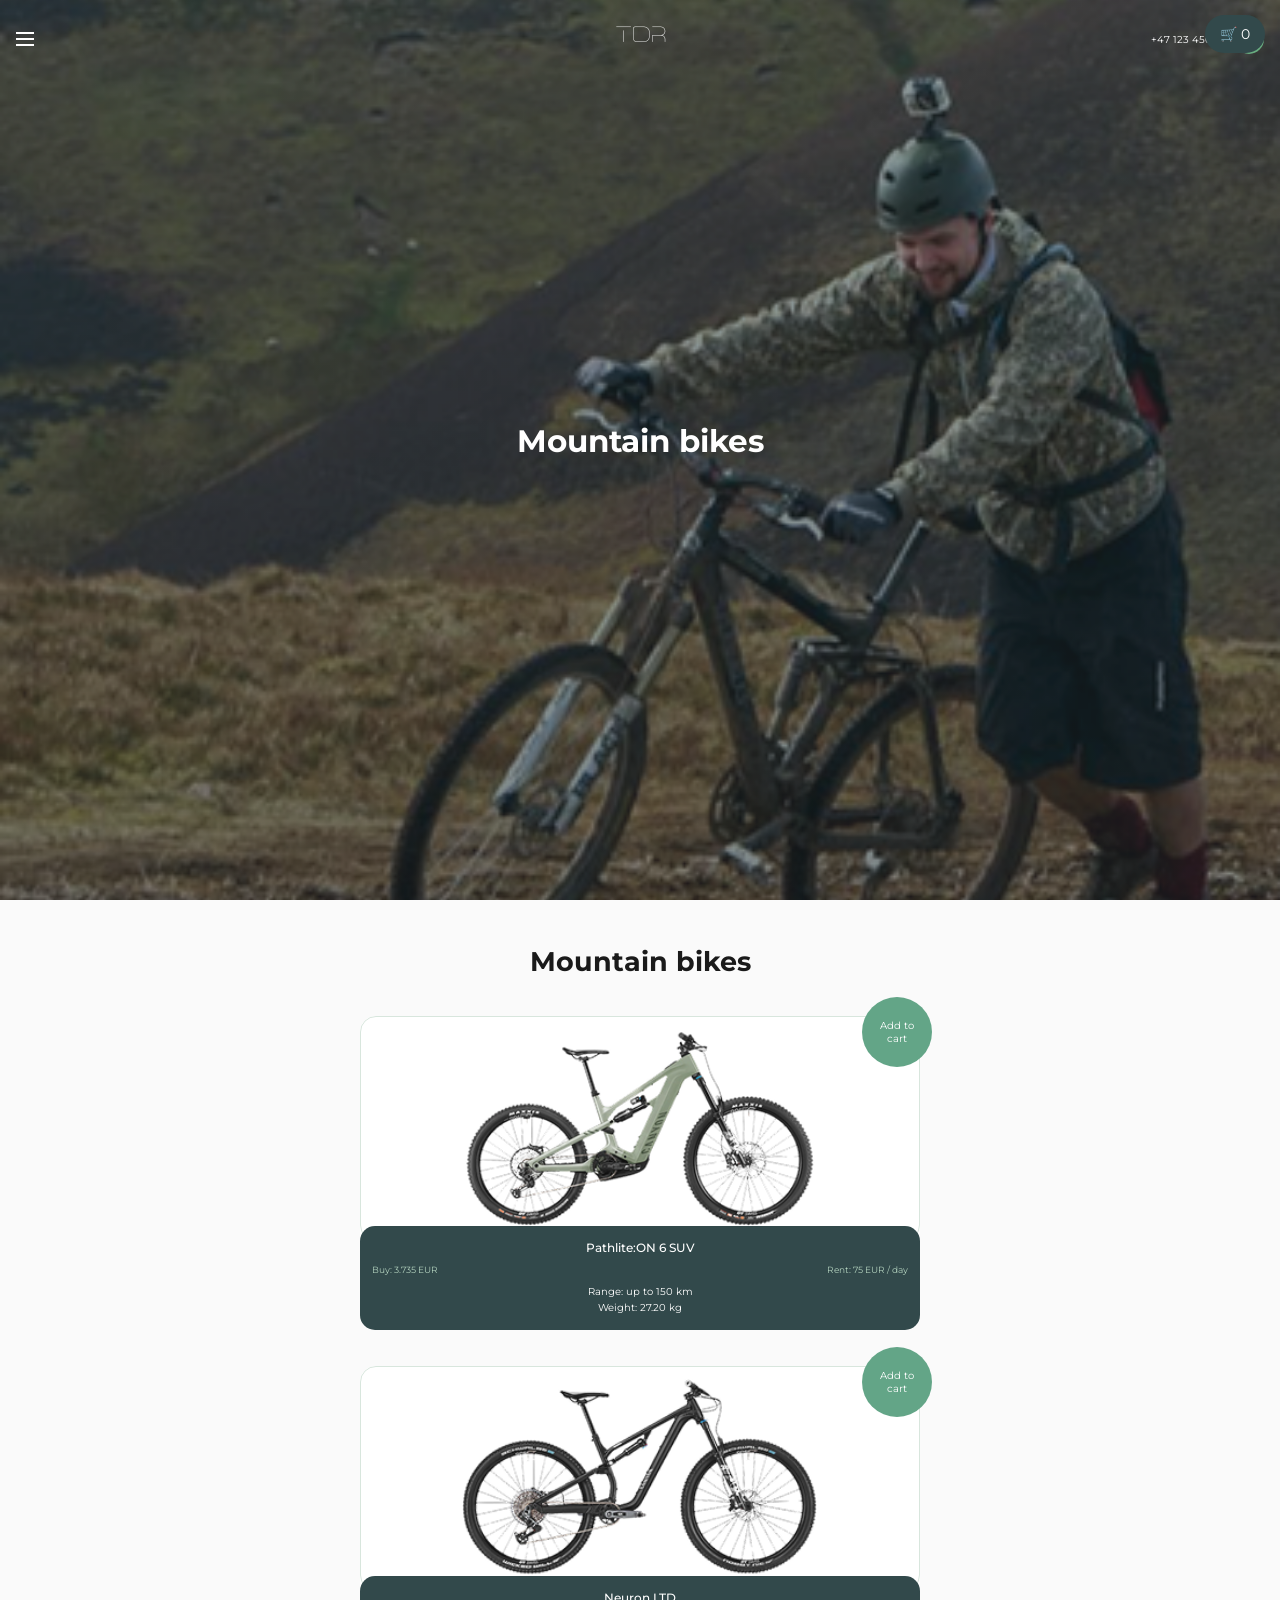
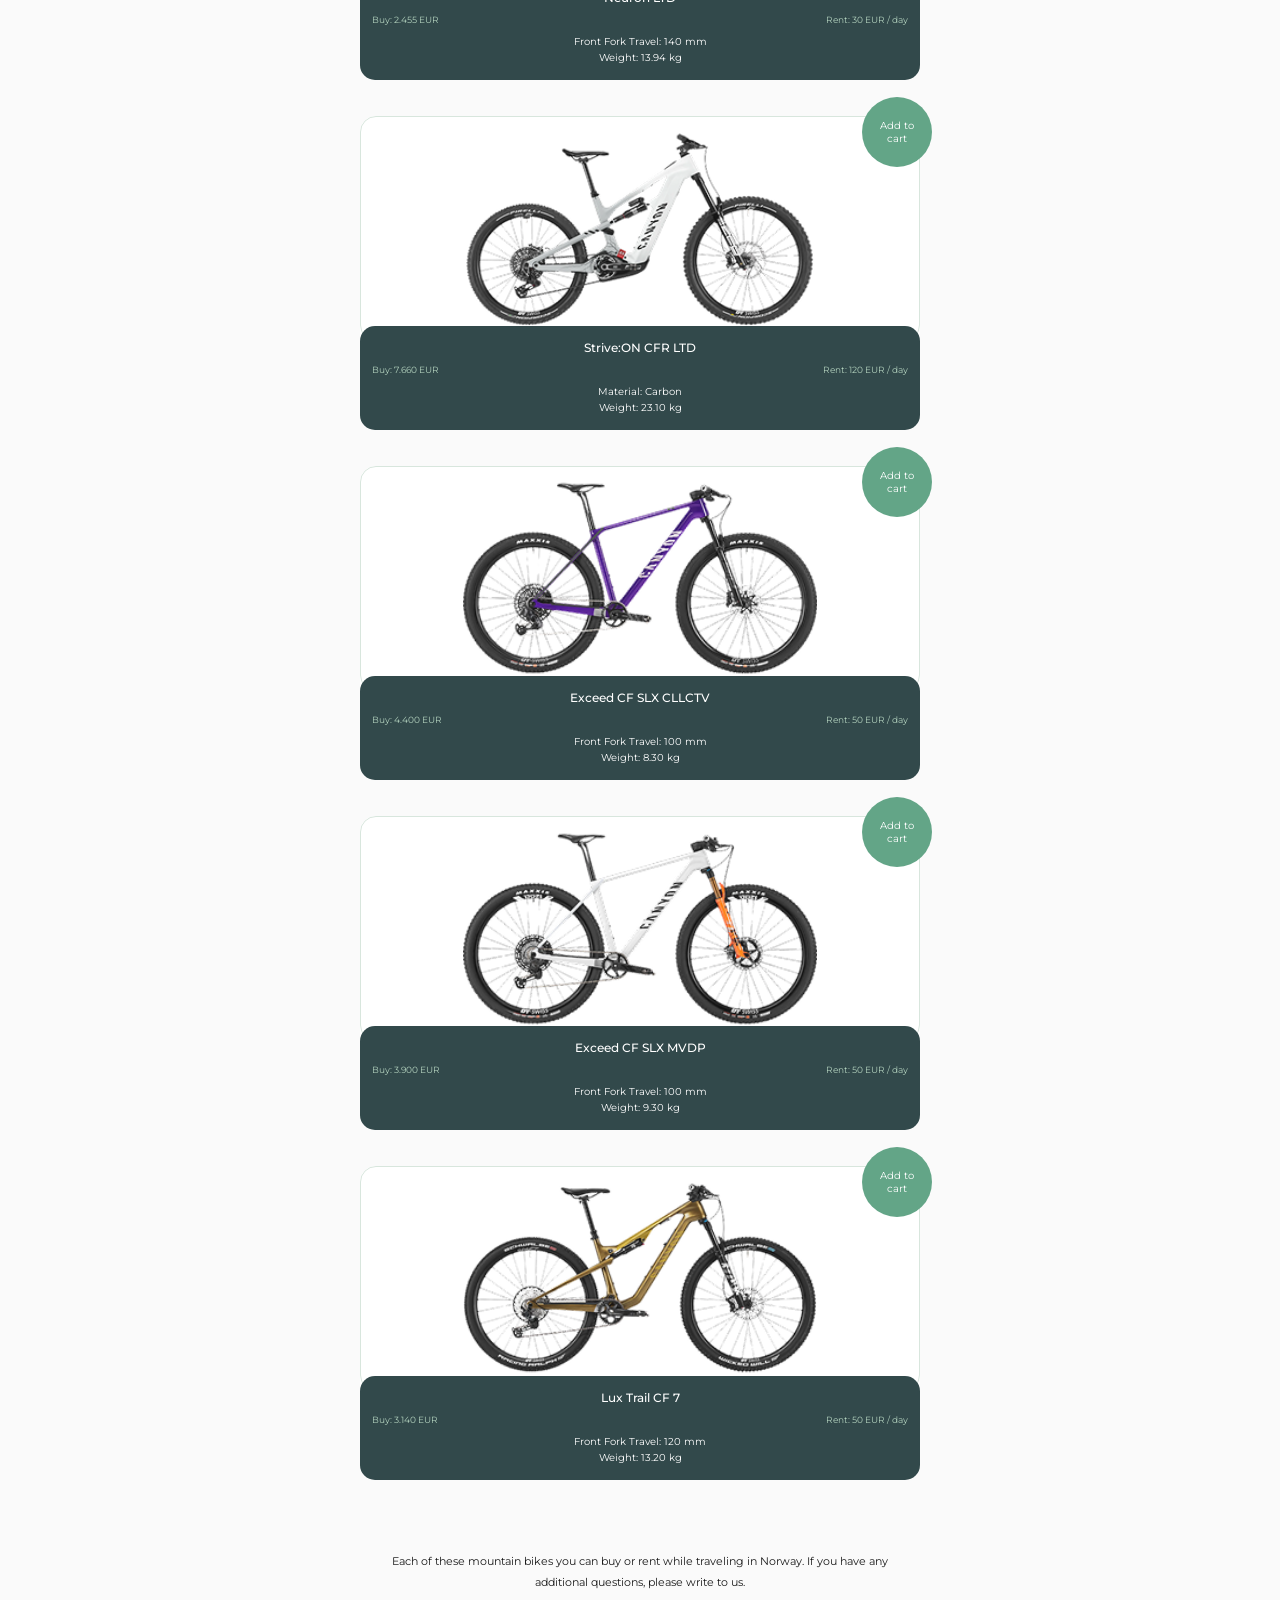
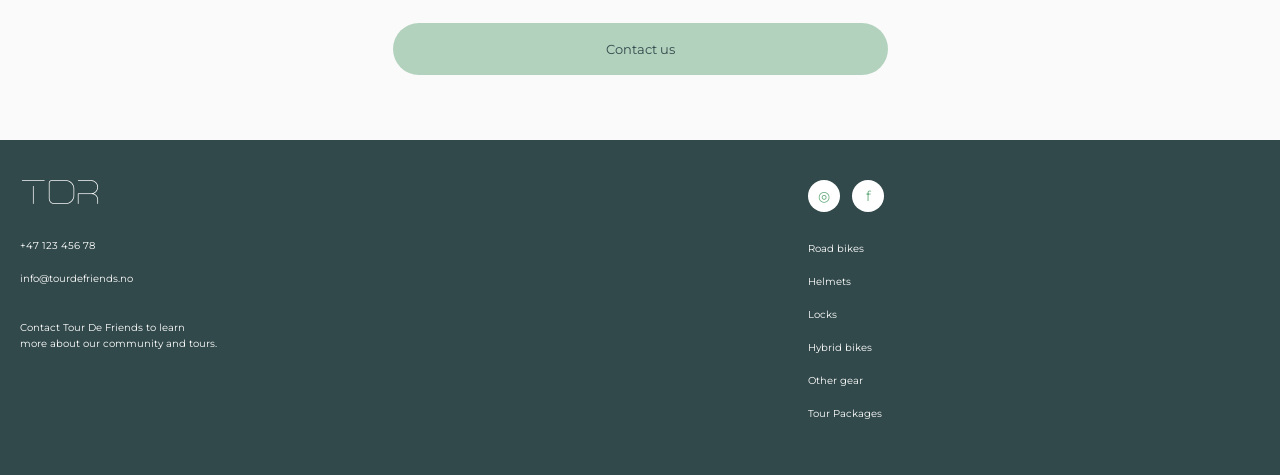
<file: mountain-bikes.html>
<!DOCTYPE html>
<html lang="en">
<head>
<meta charset="UTF-8">
<meta name="viewport" content="width=device-width, initial-scale=1.0">
<title>Mountain bikes | TDR</title>

<style>
@import url('https://fonts.googleapis.com/css2?family=Montserrat:wght@400;500;600;700&display=swap');

@font-face {
    font-family: 'Morena';
    src: url('fonts/Morena-Light.otf') format('opentype');
    font-weight: 300;
}

* { box-sizing: border-box; }

html { scroll-behavior: smooth; }

body {
    margin: 0;
    background: #FAFAFA;
    color: #1A1A1A;
    font-family: 'Montserrat', sans-serif;
}

a { text-decoration: none; }

button { font-family: inherit; }

/* HERO */

.mountain-hero {
    position: relative;
    height: 100vh;
    height: 100svh;
    color: white;
    background:
        linear-gradient(rgba(0,0,0,.16), rgba(0,0,0,.24)),
        url('mountain-bikes-hero.png') center/cover no-repeat;
}

.mountain-header {
    position: relative;
    z-index: 5;
    display: grid;
    grid-template-columns: 1fr auto 1fr;
    align-items: center;
    gap: 8px;
    padding: 24px 16px;
}

.mountain-menu {
    justify-self: start;
    display: flex;
    flex-direction: column;
    justify-content: center;
    gap: 4px;
    width: 20px;
    height: 20px;
    border: 0;
    padding: 0;
    background: none;
    cursor: pointer;
}

.mountain-menu span {
    display: block;
    width: 18px;
    height: 2px;
    background: white;
}

.mountain-logo {
    font-family: 'Morena', sans-serif;
    font-size: 22px;
    font-weight: 300;
    color: white;
}

.mountain-header-right {
    justify-self: end;
    display: flex;
    align-items: center;
    gap: 8px;
}

.mountain-phone {
    font-size: 10px;
    color: white;
    white-space: nowrap;
}

.mountain-call {
    width: 30px;
    height: 30px;
    border-radius: 50%;
    background: #69AD80;
    color: white;
    display: flex;
    align-items: center;
    justify-content: center;
}

.mountain-call svg {
    width: 14px;
    height: 14px;
}

.mountain-title {
    position: absolute;
    top: 49%;
    left: 0;
    width: 100%;
    transform: translateY(-50%);
    padding: 0 15px;
    margin: 0;
    font-size: 31px;
    font-weight: 700;
    text-align: center;
}

/* PRODUCTS */

.mountain-products {
    max-width: 600px;
    margin: 0 auto;
    padding: 45px 20px 20px;
}

.mountain-products h2 {
    margin: 0 0 38px;
    font-size: 27px;
    font-weight: 700;
    text-align: center;
}

.bike-card {
    position: relative;
    height: 305px;
    margin-bottom: 45px;
    perspective: 1200px;
}

.bike-flip {
    position: relative;
    width: 100%;
    height: 100%;
    transform-style: preserve-3d;
    transition: transform .6s ease;
    cursor: pointer;
}

.bike-card.flipped .bike-flip {
    transform: rotateY(180deg);
}

.bike-front,
.bike-back {
    position: absolute;
    inset: 0;
    backface-visibility: hidden;
    -webkit-backface-visibility: hidden;
    border-radius: 16px;
}

.bike-front {
    background: white;
}

.bike-image-box {
    height: 225px;
    border: 1px solid #D8E6DD;
    border-radius: 16px;
    background: white;
    overflow: hidden;
}

.bike-image-box img {
    width: 100%;
    height: 100%;
    object-fit: contain;
    padding: 12px 8px;
}

.bike-details {
    position: relative;
    z-index: 1;
    margin-top: -15px;
    padding: 14px 12px;
    min-height: 94px;
    border-radius: 15px;
    background: #32494B;
    color: white;
    text-align: center;
}

.bike-details h3 {
    margin: 0 0 9px;
    font-size: 12px;
    font-weight: 500;
}

.bike-prices {
    display: flex;
    justify-content: space-between;
    gap: 8px;
    margin-bottom: 9px;
    font-size: 9px;
    color: #B3D2BE;
}

.bike-specs {
    margin: 0;
    font-size: 10px;
    line-height: 1.6;
}

.bike-back {
    transform: rotateY(180deg);
    overflow-y: auto;
    padding: 24px 18px;
    background: #32494B;
    color: white;
    text-align: center;
}

.bike-back h3 {
    margin: 0 0 23px;
    font-family: 'Morena', sans-serif;
    font-size: 24px;
    font-weight: 300;
}

.bike-back h4 {
    margin: 16px 0 5px;
    font-size: 11px;
    font-weight: 500;
}

.bike-back p {
    margin: 0 0 14px;
    font-size: 10px;
    line-height: 1.65;
}

.add-cart {
    position: absolute;
    z-index: 6;
    top: -19px;
    right: -12px;
    width: 70px;
    height: 70px;
    padding: 10px;
    border: 0;
    border-radius: 50%;
    background: #63A587;
    color: white;
    font-size: 10px;
    cursor: pointer;
}

/* CONTACT */

.mountain-contact {
    max-width: 600px;
    margin: 0 auto;
    padding: 15px 25px 65px;
    text-align: center;
}

.mountain-contact p {
    margin: 0 0 30px;
    font-size: 11px;
    line-height: 1.9;
}

.contact-button {
    display: block;
    width: 90%;
    margin: auto;
    padding: 18px;
    border-radius: 40px;
    background: #B3D2BE;
    color: #32494B;
    font-size: 13px;
}

/* FOOTER */

.mountain-footer {
    display: grid;
    grid-template-columns: 1.7fr 1fr;
    gap: 20px;
    padding: 40px 20px 55px;
    background: #32494B;
    color: white;
}

.mountain-footer-left {
    display: flex;
    flex-direction: column;
    align-items: flex-start;
    gap: 20px;
}

.mountain-footer-logo {
    font-family: 'Morena', sans-serif;
    font-size: 34px;
    font-weight: 300;
    color: white;
}

.mountain-footer-left > a:not(.mountain-footer-logo) {
    color: white;
    font-size: 10px;
}

.mountain-footer-left p {
    margin: 15px 0 0;
    font-size: 10px;
    line-height: 1.6;
}

.mountain-footer-right {
    display: flex;
    flex-direction: column;
    gap: 30px;
}

.mountain-social {
    display: flex;
    gap: 12px;
}

.mountain-social a {
    display: flex;
    align-items: center;
    justify-content: center;
    width: 32px;
    height: 32px;
    border-radius: 50%;
    background: white;
    color: #69AD80;
    font-size: 14px;
}

.mountain-footer-links {
    display: flex;
    flex-direction: column;
    gap: 20px;
}

.mountain-footer-links a {
    color: white;
    font-size: 10px;
}

/* CART */

.cart-floating {
    position: fixed;
    z-index: 50;
    top: 15px;
    right: 15px;
    padding: 10px 15px;
    border: 0;
    border-radius: 30px;
    background: #32494B;
    color: white;
    font-size: 14px;
    cursor: pointer;
}

.cart-overlay[hidden] {
    display: none;
}

.cart-overlay {
    position: fixed;
    inset: 0;
    z-index: 100;
    display: flex;
    align-items: flex-end;
    background: rgba(0,0,0,.55);
}

.cart-panel {
    width: 100%;
    max-height: 85vh;
    overflow-y: auto;
    padding: 25px 20px 35px;
    border-radius: 25px 25px 0 0;
    background: #FAFAFA;
}

.cart-header {
    display: flex;
    justify-content: space-between;
    align-items: center;
    margin-bottom: 25px;
}

.cart-header h2 {
    margin: 0;
    font-family: 'Morena', sans-serif;
    font-size: 28px;
    font-weight: 300;
}

.cart-header button {
    border: 0;
    background: transparent;
    font-size: 24px;
    cursor: pointer;
}

.cart-item {
    display: grid;
    grid-template-columns: 75px 1fr auto;
    align-items: center;
    gap: 10px;
    padding: 15px 0;
    border-bottom: 1px solid #D8E6DD;
}

.cart-item img {
    width: 75px;
    height: 60px;
    object-fit: contain;
}

.cart-item-info {
    display: flex;
    flex-direction: column;
    align-items: flex-start;
    gap: 12px;
}

.cart-item-info strong {
    font-size: 12px;
}

.quantity-controls {
    display: flex;
    align-items: center;
    gap: 14px;
}

.quantity-controls button {
    width: 28px;
    height: 28px;
    border: 1px solid #B3D2BE;
    border-radius: 50%;
    background: #E9F1EC;
    color: #32494B;
    font-size: 18px;
    cursor: pointer;
}

.quantity-controls span {
    min-width: 15px;
    text-align: center;
    font-size: 13px;
}

.cart-remove {
    border: 0;
    background: transparent;
    color: #32494B;
    font-size: 11px;
    cursor: pointer;
}

.cart-checkout,
.cart-continue {
    display: block;
    width: 100%;
    margin-top: 20px;
    padding: 15px;
    border: 0;
    border-radius: 30px;
    text-align: center;
    font-size: 13px;
    cursor: pointer;
}

.cart-checkout {
    background: #69AD80;
    color: white;
}

.cart-continue {
    margin-top: 12px;
    background: #B3D2BE;
    color: #32494B;
}

@media (max-width: 350px) {
    .mountain-phone { font-size: 9px; }
    .mountain-header { gap: 5px; }
    .bike-back { padding: 18px 12px; }
}
</style>
</head>

<body>

<!-- HERO -->

<section class="mountain-hero">

    <header class="mountain-header">
        <button class="mountain-menu" type="button" aria-label="Menu">
            <span></span><span></span><span></span>
        </button>

        <a href="index.html" class="mountain-logo">TDR</a>

        <div class="mountain-header-right">
            <span class="mountain-phone">+47 123 456 78</span>
            <a href="tel:+4712345678" class="mountain-call" aria-label="Call">
                <svg viewBox="0 0 24 24" aria-hidden="true">
                    <path fill="currentColor" d="M6.6 10.8a15.5 15.5 0 0 0 6.6 6.6l2.2-2.2c.3-.3.7-.4 1.1-.2 1.1.4 2.3.6 3.5.6.6 0 1 .4 1 1V20c0 .6-.4 1-1 1C10.6 21 3 13.4 3 4c0-.6.4-1 1-1h3.5c.6 0 1 .4 1 1 0 1.2.2 2.4.6 3.5.1.4 0 .8-.3 1.1z"/>
                </svg>
            </a>
        </div>
    </header>

    <h1 class="mountain-title">Mountain bikes</h1>
</section>

<!-- PRODUCTS -->

<section class="mountain-products">
    <h2>Mountain bikes</h2>

    <!-- BIKE 1 -->
    <div class="bike-card">
        <div class="bike-flip" onclick="this.parentElement.classList.toggle('flipped')">
            <div class="bike-front">
                <div class="bike-image-box">
                    <img src="mountain-bike-1.png" alt="Pathlite:ON 6 SUV">
                </div>
                <div class="bike-details">
                    <h3>Pathlite:ON 6 SUV</h3>
                    <div class="bike-prices">
                        <span>Buy: 3.735 EUR </span>
                        <span>Rent: 75 EUR / day</span>
                    </div>
                    <p class="bike-specs">
                        Range: up to 150 km<br>
                        Weight: 27.20 kg
                    </p>
                </div>
            </div>

            <div class="bike-back">
                <h3>Strive:ON CFR</h3>
                <p>The Bosch Performance Line CX motor is the favourite of e-enduro racers thanks to its 340% pedal assist and staggering 600 watts of peak power. Power delivery is smooth through every pedal stroke all the way up to 120 rpm, and the overrun feature ensures the motor keeps you rolling up rough, technical climbs.</p>
                <h4>Long-range integrated battery options</h4>
                <p>Bosch PowerTube batteries for Strive:ON bikes offer compact design, long-lasting power, and easy charging. They seamlessly integrate into the frame and can be quickly swapped for uninterrupted riding. Choose between lighter 625 Wh or longer range 750 Wh options for your preference.</p>
                <h4>Proven long-term durability</h4>
                <p>Strive:ON frames include replaceable thread inserts at pivotal points to prevent damage and simplify repairs. Pivot bearings are double sealed and treated with specialised grease for durability and smooth operation.</p>
            </div>
        </div>
        <button class="add-cart" type="button">Add to cart</button>
    </div>

    <!-- BIKE 2 -->
    <div class="bike-card">
        <div class="bike-flip" onclick="this.parentElement.classList.toggle('flipped')">
            <div class="bike-front">
                <div class="bike-image-box">
                    <img src="mountain-bike-2.png" alt="Neuron LTD">
                </div>
                <div class="bike-details">
                    <h3>Neuron LTD</h3>
                    <div class="bike-prices">
                        <span>Buy:  2.455 EUR </span>
                        <span>Rent: 30 EUR / day</span>
                    </div>
                    <p class="bike-specs">
                        Front Fork Travel: 140 mm<br>
                        Weight: 13.94 kg
                    </p>
                </div>
            </div>
            <div class="bike-back">
                <h3>Neuron LTD</h3>
                <p>With built-in internal guides that make installation a breeze, our minimalist design reduces internal bending and ensures that cables are protected from mud and dirt. The result is a bike that looks great and performs even better, making it an excellent choice for serious riders who demand the best.</p>
                <h4>Integrated Chainstay Protection and Chain Guide</h4>
                <p>The Strive:ON's chainstay guard, crafted with input from pro mechanics, shields the rear triangle and dampens chain slap. Its adjustable chain guide accommodates 28 to 34T chainrings, allowing for customizable riding experiences.</p>
                <h4>Quick-Release Through Axle</h4>
                <p>The Neuron LTD's Quixle through-axle allows for quick, tool-free removal with its clever design. Its compact handle ensures hassle-free maintenance, giving you confidence to tackle any trail challenge.</p>
            </div>
        </div>
        <button class="add-cart" type="button">Add to cart</button>
    </div>

    <!-- BIKE 3 -->
    <div class="bike-card">
        <div class="bike-flip" onclick="this.parentElement.classList.toggle('flipped')">
            <div class="bike-front">
                <div class="bike-image-box">
                    <img src="mountain-bike-3.png" alt="Strive:ON CFR LTD">
                </div>
                <div class="bike-details">
                    <h3>Strive:ON CFR LTD</h3>
                    <div class="bike-prices">
                        <span>Buy: 7.660 EUR  </span>
                        <span>Rent: 120 EUR / day</span>
                    </div>
                    <p class="bike-specs">
                        Material: Carbon<br>
                        Weight: 23.10 kg
                    </p>
                </div>
            </div>
            <div class="bike-back">
                <h3>Strive:ON CFR LTD</h3>
                <p>The Bosch Performance Line CX Race motor, preferred by e-enduro racers, offers 400% pedal assist and 600 watts peak power. It maintains smooth power delivery up to 120 rpm and the 25 km/h limit without tailing off, weighing 150 grams lighter than the standard CX motor.</p>
                <h4>Long-range integrated battery options</h4>
                <p>The Bosch PowerTube battery options for the Strive:ON frame offer compact, long-lasting power. Integrated seamlessly, they can be charged within the bike or swapped out quickly for uninterrupted riding.</p>
                <h4>Limited Fabien Barel artwork</h4>
                <p>Crafted with racing legend Fabien Barel, this limited-edition artwork features understated colors with red chrome accents and lightning bolt designs, accompanied by Barel's quote: "Racer one day. Racer forever."</p>
            </div>
        </div>
        <button class="add-cart" type="button">Add to cart</button>
    </div>

    <!-- BIKE 4 -->
    <div class="bike-card">
        <div class="bike-flip" onclick="this.parentElement.classList.toggle('flipped')">
            <div class="bike-front">
                <div class="bike-image-box">
                    <img src="mountain-bike-4.png" alt="Exceed CF SLX CLLCTV">
                </div>
                <div class="bike-details">
                    <h3>Exceed CF SLX CLLCTV</h3>
                    <div class="bike-prices">
                        <span>Buy: 4.400 EUR</span>
                        <span>Rent: 50 EUR / day</span>
                    </div>
                    <p class="bike-specs">
                        Front Fork Travel: 100 mm<br>
                        Weight: 8.30 kg
                    </p>
                </div>
            </div>
            <div class="bike-back">
                <h3>Exceed CF SLX CLLCTV</h3>
                <p>Light enough to fly up singletrack and durable for serious trail riding, the CF SLX carbon frame was born from the finest material and cutting-edge engineering. A high-level stiffness-to-weight ratio and an optimized fibre layup guarantee a bike that is always ready to kick, as long as you've got the legs.</p>
                <h4>Integrated seat clamp</h4>
                <p>The internal clamp design of the seatpost secures it deeper in the seat tube, enhancing ride comfort and aerodynamics compared to traditional designs.</p>
                <h4>Stay hydrated</h4>
                <p>Mount two bottle cages on your Canyon bike frame for convenient hydration with Canyon Fuel bottles, providing 1.5 liters of fluid capacity for even the longest rides and races. Optimal for all frame sizes, with Canyon Sideload cages recommended for XS frames.</p>
            </div>
        </div>
        <button class="add-cart" type="button">Add to cart</button>
    </div>

    <!-- BIKE 5 -->
    <div class="bike-card">
        <div class="bike-flip" onclick="this.parentElement.classList.toggle('flipped')">
            <div class="bike-front">
                <div class="bike-image-box">
                    <img src="mountain-bike-5.png" alt="Exceed CF SLX MVDP">
                </div>
                <div class="bike-details">
                    <h3>Exceed CF SLX MVDP</h3>
                    <div class="bike-prices">
                        <span>Buy: 3.900 EUR</span>
                        <span>Rent: 50 EUR / day</span>
                    </div>
                    <p class="bike-specs">
                        Front Fork Travel: 100 mm<br>
                        Weight: 9.30 kg
                    </p>
                </div>
            </div>
            <div class="bike-back">
                <h3>Exceed CF SLX MVDP</h3>
                <p>Light enough to fly up singletrack and durable for serious trail riding, the CF SLX carbon frame was born from the finest material and cutting-edge engineering. We adorned this frame with special MVDP branding for an extra touch of Mathieu's unbeatable racing spirit.</p>
                <h4>Impact protection unit</h4>
                <p>To protect your frame in the event of a crash, the Exceed uses an integrated Impact Protection Unit. The useful feature prevents your handlebars from over-rotating and striking the top tube if you go rubber side up.</p>
                <h4>Stay hydrated</h4>
                <p>Mount two bottle cages within the bike frame to carry 1.5 liters of fluid in Canyon Fuel bottles, ditching the hydration pack. Ample room in all frame sizes, but XS frames may need Canyon Sideload cages for a better fit.</p>
            </div>
        </div>
        <button class="add-cart" type="button">Add to cart</button>
    </div>

    <!-- BIKE 6 -->
    <div class="bike-card">
        <div class="bike-flip" onclick="this.parentElement.classList.toggle('flipped')">
            <div class="bike-front">
                <div class="bike-image-box">
                    <img src="mountain-bike-6.png" alt="Lux Trail CF 7">
                </div>
                <div class="bike-details">
                    <h3>Lux Trail CF 7</h3>
                    <div class="bike-prices">
                        <span>Buy: 3.140 EUR</span>
                        <span>Rent: 50 EUR / day</span>
                    </div>
                    <p class="bike-specs">
                        Front Fork Travel: 120 mm<br>
                        Weight: 13.20 kg
                    </p>
                </div>
            </div>
            <div class="bike-back">
                <h3>Lux Trail CF 7</h3>
                <p>Get brilliant traction and control with the Lux Trail's reactive suspension. 115 mm of rear travel is just a number, when you point it downhill it rides like a whole lot more.</p>
                <h4>Remote lockout suspension</h4>
                <p>Quickly react to changes on the trail with the remote suspension lock-out control. The 3-position-adjustment lets you easily switch between Open, Pedal, and Locked.</p>
                <h4>Proper frame protection</h4>
                <p>Our Impact Protection Unit (IPU) helps protect your frame when you crash by preventing the bars from rotating into the top tube. A lightweight chain guide prevents chain drops on rough trails.</p>
            </div>
        </div>
        <button class="add-cart" type="button">Add to cart</button>
    </div>

</section>

<!-- CONTACT -->

<section class="mountain-contact">
    <p>
        Each of these mountain bikes you can buy or rent while
        traveling in Norway. If you have any additional questions,
        please write to us.
    </p>
    <a href="book-call.html" class="contact-button">Contact us</a>
</section>

<!-- FOOTER -->

<footer class="mountain-footer">
    <div class="mountain-footer-left">
        <a href="index.html" class="mountain-footer-logo">TDR</a>
        <a href="tel:+4712345678">+47 123 456 78</a>
        <a href="mailto:info@tourdefriends.no">info@tourdefriends.no</a>
        <p>Contact Tour De Friends to learn<br>more about our community and tours.</p>
    </div>

    <div class="mountain-footer-right">
        <div class="mountain-social">
            <a href="#" aria-label="Instagram">◎</a>
            <a href="#" aria-label="Facebook">f</a>
        </div>

        <nav class="mountain-footer-links">
            <a href="road-bikes.html">Road bikes</a>
            <a href="helmets.html">Helmets</a>
            <a href="locks.html">Locks</a>
            <a href="hybrid-bikes.html">Hybrid bikes</a>
            <a href="other-gear.html">Other gear</a>
            <a href="index.html#pricing">Tour Packages</a>
        </nav>
    </div>
</footer>

<!-- CART BUTTON -->

<button class="cart-floating" type="button" onclick="openCart()">
    🛒 <span id="cart-count">0</span>
</button>

<!-- CART WINDOW -->

<div id="cart-overlay" class="cart-overlay" hidden>
    <div class="cart-panel">
        <div class="cart-header">
            <h2>Your cart</h2>
            <button type="button" onclick="closeCart()" aria-label="Close cart">×</button>
        </div>

        <div id="cart-items"></div>

        <a href="checkout.html" class="cart-checkout">Request order</a>

        <button class="cart-continue" type="button" onclick="closeCart()">
            Continue shopping
        </button>
    </div>
</div>

<script>
const CART_KEY = 'tdr-cart';

function getCart() {
    try {
        const data = JSON.parse(localStorage.getItem(CART_KEY));
        return Array.isArray(data) ? data : [];
    } catch {
        return [];
    }
}

function saveCart(cart) {
    localStorage.setItem(CART_KEY, JSON.stringify(cart));
    updateCartCount();
    renderCart();
}

function addToCart(name, image) {
    const cart = getCart();
    const existing = cart.find(item => item.name === name);

    if (existing) {
        existing.quantity += 1;
    } else {
        cart.push({ name, image, quantity: 1 });
    }

    saveCart(cart);
    openCart();
}

function removeFromCart(name) {
    saveCart(getCart().filter(item => item.name !== name));
}

function changeQuantity(name, change) {
    const cart = getCart();
    const item = cart.find(product => product.name === name);

    if (!item) return;

    item.quantity += change;

    if (item.quantity <= 0) {
        saveCart(cart.filter(product => product.name !== name));
    } else {
        saveCart(cart);
    }
}

function updateCartCount() {
    const count = getCart().reduce(
        (total, item) => total + item.quantity, 0
    );

    document.getElementById('cart-count').textContent = count;
}

function openCart() {
    document.getElementById('cart-overlay').hidden = false;
    renderCart();
}

function closeCart() {
    document.getElementById('cart-overlay').hidden = true;
}

function renderCart() {
    const container = document.getElementById('cart-items');
    const cart = getCart();

    container.innerHTML = '';

    if (cart.length === 0) {
        container.innerHTML = '<p>Your cart is empty.</p>';
        return;
    }

    cart.forEach(item => {
        const row = document.createElement('div');
        row.className = 'cart-item';

        const img = document.createElement('img');
        img.src = item.image;
        img.alt = item.name;

        const info = document.createElement('div');
        info.className = 'cart-item-info';

        const name = document.createElement('strong');
        name.textContent = item.name;

        const controls = document.createElement('div');
        controls.className = 'quantity-controls';

        const minus = document.createElement('button');
        minus.type = 'button';
        minus.textContent = '−';
        minus.setAttribute('aria-label', 'Decrease quantity');
        minus.onclick = () => changeQuantity(item.name, -1);

        const quantity = document.createElement('span');
        quantity.textContent = item.quantity;

        const plus = document.createElement('button');
        plus.type = 'button';
        plus.textContent = '+';
        plus.setAttribute('aria-label', 'Increase quantity');
        plus.onclick = () => changeQuantity(item.name, 1);

        controls.append(minus, quantity, plus);
        info.append(name, controls);

        const remove = document.createElement('button');
        remove.type = 'button';
        remove.className = 'cart-remove';
        remove.textContent = 'Remove';
        remove.onclick = () => removeFromCart(item.name);

        row.append(img, info, remove);
        container.appendChild(row);
    });
}

document.querySelectorAll('.bike-card').forEach(card => {
    const button = card.querySelector('.add-cart');
    const image = card.querySelector('.bike-front img');
    const name = card.querySelector('.bike-front .bike-details h3');

    button.addEventListener('click', event => {
        event.stopPropagation();
        addToCart(name.textContent.trim(), image.getAttribute('src'));
    });
});

updateCartCount();
</script>

</body>
</html>
</file>
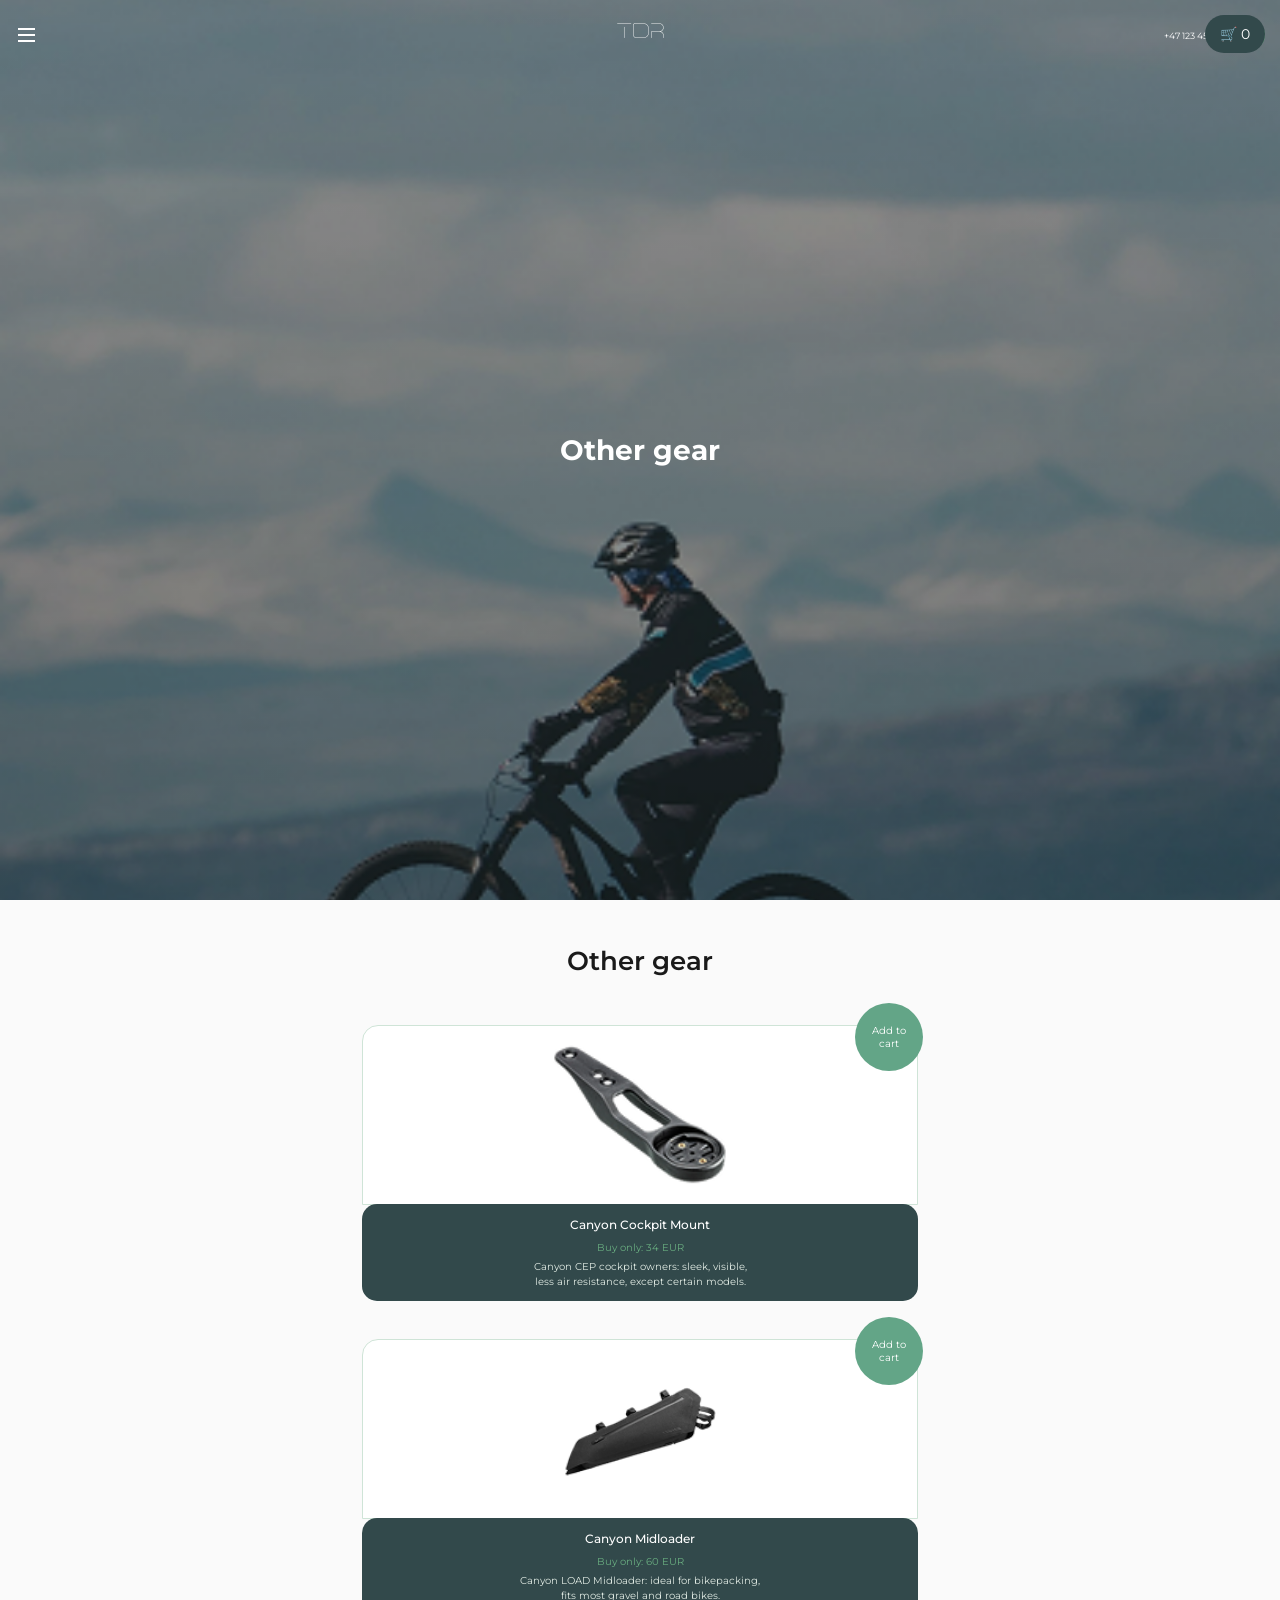
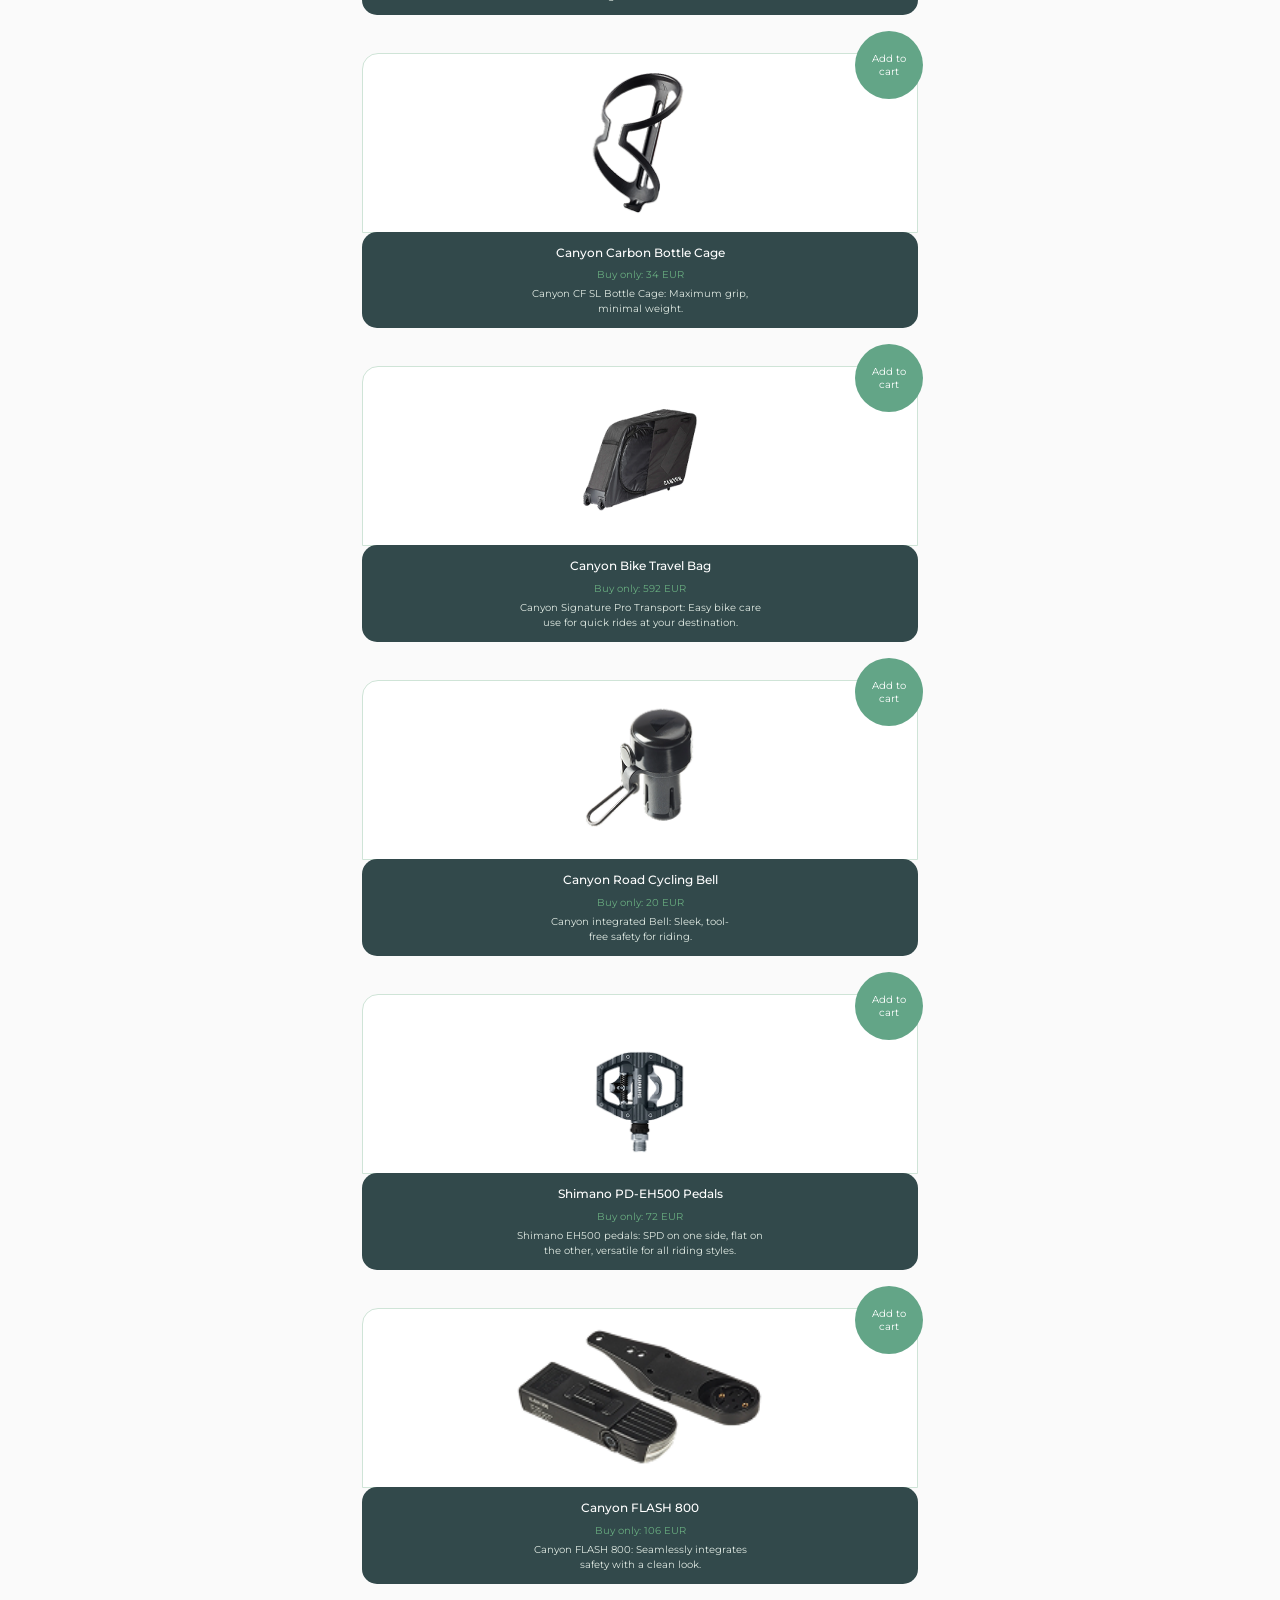
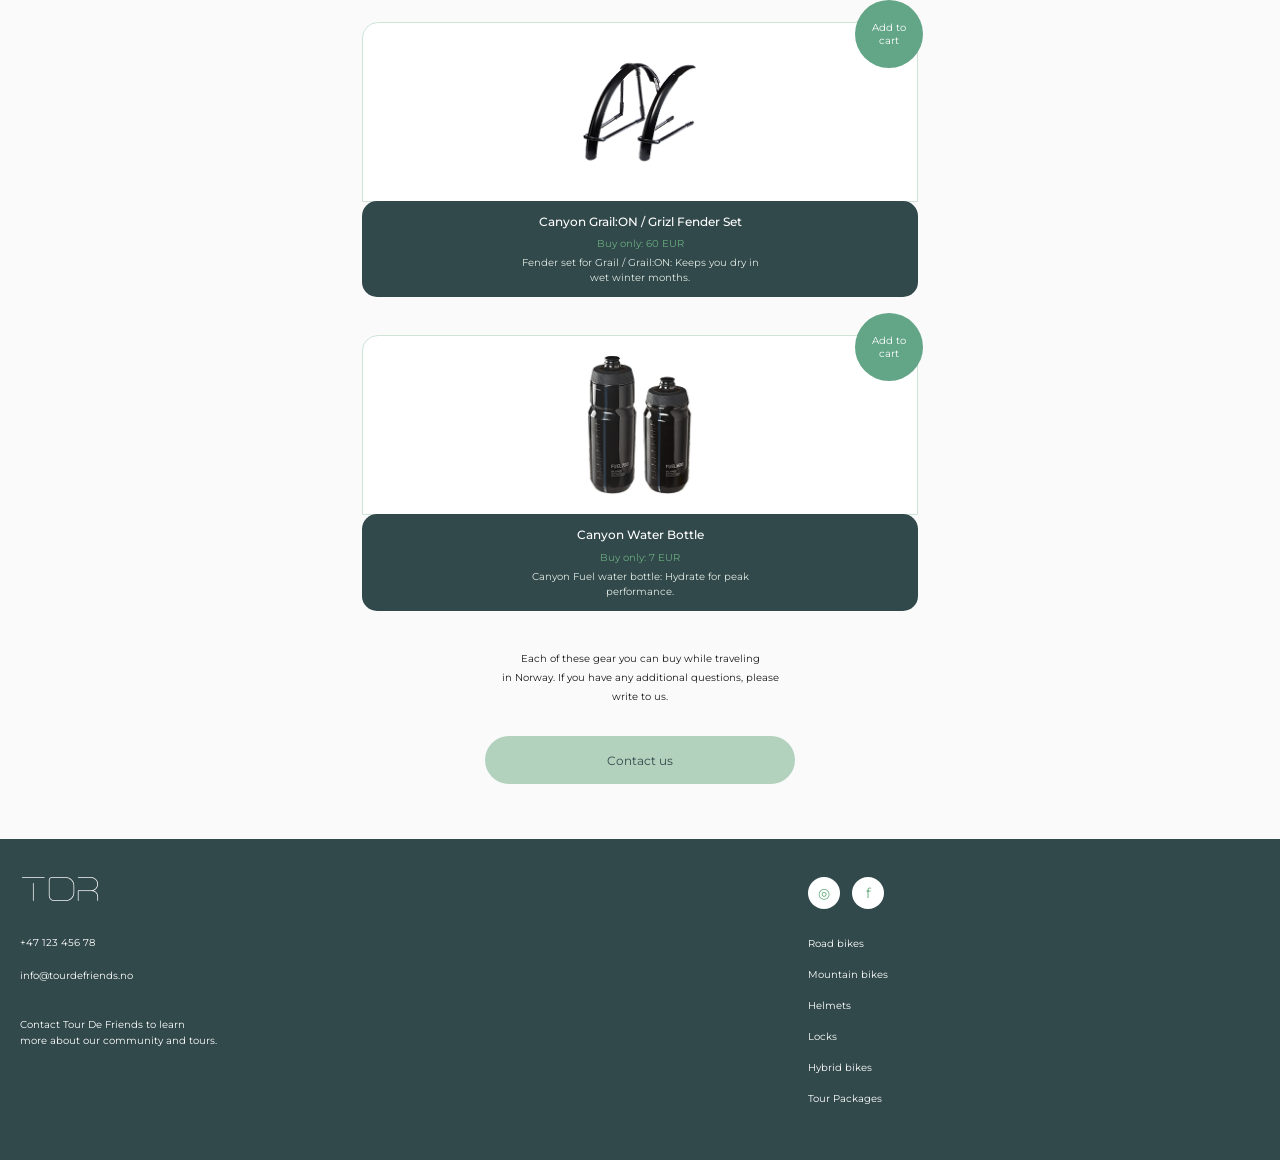
<file: other-gear.html>
<!DOCTYPE html>
<html lang="en">

<head>
<meta charset="UTF-8">
<meta name="viewport" content="width=device-width, initial-scale=1.0">

<title>Other gear | Tour De Friends</title>

<style>

@import url('https://fonts.googleapis.com/css2?family=Montserrat:wght@400;500;600;700&display=swap');

@font-face {
    font-family: 'Morena';
    src: url('fonts/Morena-Light.otf') format('opentype');
    font-weight: 300;
}

* {
    box-sizing: border-box;
}

html {
    scroll-behavior: smooth;
}

body {
    margin: 0;
    background: #FAFAFA;
    color: #1A1A1A;
    font-family: 'Montserrat', sans-serif;
}

a {
    text-decoration: none;
}

button {
    font-family: inherit;
    cursor: pointer;
}

/* HERO */

.gear-hero {
    position: relative;
    height: 100vh;
    height: 100svh;
    background:
        linear-gradient(
            rgba(0,0,0,0.12),
            rgba(0,0,0,0.28)
        ),
        url('other-gear-hero.png') center/cover no-repeat;
    color: white;
}

.gear-header {
    position: absolute;
    top: 0;
    left: 0;
    z-index: 10;
    width: 100%;
    display: grid;
    grid-template-columns: 1fr auto 1fr;
    align-items: center;
    padding: 20px 15px;
}

.gear-menu {
    justify-self: start;
    display: flex;
    flex-direction: column;
    gap: 4px;
    border: none;
    background: transparent;
    padding: 3px;
}

.gear-menu span {
    width: 17px;
    height: 2px;
    background: white;
}

.gear-logo {
    font-family: 'Morena', sans-serif;
    font-size: 21px;
    font-weight: 300;
    color: white;
}

.gear-header-right {
    justify-self: end;
    display: flex;
    align-items: center;
    gap: 9px;
}

.gear-phone {
    font-size: 9px;
    white-space: nowrap;
    color: white;
}

.gear-call {
    width: 30px;
    height: 30px;
    display: flex;
    align-items: center;
    justify-content: center;
    border-radius: 50%;
    background: #69AD80;
    color: white;
}

.gear-call svg {
    width: 14px;
    height: 14px;
}

.gear-hero h1 {
    position: absolute;
    top: 50%;
    left: 0;
    width: 100%;
    transform: translateY(-50%);
    margin: 0;
    text-align: center;
    font-size: 28px;
    font-weight: 700;
}

/* NAVIGATION MENU */

.gear-nav[hidden] {
    display: none;
}

.gear-nav {
    position: absolute;
    top: 65px;
    left: 15px;
    z-index: 20;
    width: min(250px, calc(100% - 30px));
    padding: 20px;
    border-radius: 15px;
    background: #32494B;
    box-shadow: 0 8px 25px rgba(0,0,0,.2);
}

.gear-nav a {
    display: block;
    padding: 10px 0;
    color: white;
    font-size: 12px;
}

/* PRODUCTS */

.gear-products {
    max-width: 600px;
    margin: 0 auto;
    padding: 45px 22px 0;
}

.gear-products h2 {
    margin: 0 0 48px;
    text-align: center;
    font-size: 26px;
    font-weight: 600;
}

.gear-card {
    position: relative;
    margin-bottom: 38px;
}

.gear-image-box {
    height: 180px;
    border: 1px solid #CFE4D7;
    border-radius: 16px 16px 0 0;
    background: white;
    overflow: hidden;
}

.gear-image-box img {
    display: block;
    width: 100%;
    height: 100%;
    padding: 18px 45px;
    object-fit: contain;
    object-position: center;
}

.gear-details {
    position: relative;
    z-index: 1;
    min-height: 88px;
    margin-top: -1px;
    padding: 13px 10px 12px;
    border-radius: 15px;
    background: #32494B;
    color: white;
    text-align: center;
}

.gear-details h3 {
    margin: 0 0 7px;
    font-size: 12px;
    font-weight: 500;
    line-height: 1.4;
}

.gear-price {
    margin: 0 0 5px;
    color: #69AD80;
    font-size: 10px;
}

.gear-description {
    margin: 0;
    font-size: 10px;
    line-height: 1.5;
    color: #E0EAE3;
}

.add-cart {
    position: absolute;
    top: -22px;
    right: -5px;
    z-index: 5;
    width: 68px;
    height: 68px;
    display: flex;
    align-items: center;
    justify-content: center;
    padding: 8px;
    border: none;
    border-radius: 50%;
    background: #63A587;
    color: white;
    font-size: 10px;
    line-height: 1.3;
    text-align: center;
}

/* CONTACT */

.gear-contact {
    max-width: 600px;
    margin: 0 auto;
    padding: 0 20px 55px;
    text-align: center;
}

.gear-contact p {
    max-width: 330px;
    margin: 0 auto 30px;
    font-size: 10px;
    line-height: 1.9;
    text-align: center;
}

.contact-button {
    display: flex;
    align-items: center;
    justify-content: center;
    width: 100%;
    max-width: 310px;
    min-height: 48px;
    margin: 0 auto;
    padding: 12px 20px;
    border-radius: 40px;
    background: #B3D2BE;
    color: #32494B;
    font-size: 12px;
}

/* FOOTER */

.gear-footer {
    display: grid;
    grid-template-columns: 1.7fr 1fr;
    gap: 20px;
    padding: 38px 20px 55px;
    background: #32494B;
    color: white;
}

.footer-left {
    display: flex;
    flex-direction: column;
    align-items: flex-start;
    gap: 20px;
}

.footer-logo {
    font-family: 'Morena', sans-serif;
    font-size: 34px;
    color: white;
}

.footer-left > a:not(.footer-logo) {
    color: white;
    font-size: 10px;
}

.footer-left p {
    margin: 15px 0 0;
    font-size: 10px;
    line-height: 1.6;
}

.footer-right {
    display: flex;
    flex-direction: column;
    gap: 28px;
}

.footer-social {
    display: flex;
    gap: 12px;
}

.footer-social a {
    width: 32px;
    height: 32px;
    display: flex;
    align-items: center;
    justify-content: center;
    border-radius: 50%;
    background: white;
    color: #69AD80;
    font-size: 14px;
}

.footer-links {
    display: flex;
    flex-direction: column;
    gap: 18px;
}

.footer-links a {
    color: white;
    font-size: 10px;
}

/* FLOATING CART */

.cart-floating {
    position: fixed;
    top: 15px;
    right: 15px;
    z-index: 50;
    padding: 10px 15px;
    border: none;
    border-radius: 30px;
    background: #32494B;
    color: white;
    font-size: 14px;
}

.cart-overlay[hidden] {
    display: none;
}

.cart-overlay {
    position: fixed;
    inset: 0;
    z-index: 100;
    display: flex;
    align-items: flex-end;
    background: rgba(0,0,0,.55);
}

.cart-panel {
    width: 100%;
    max-height: 85vh;
    overflow-y: auto;
    padding: 25px 20px 35px;
    border-radius: 25px 25px 0 0;
    background: #FAFAFA;
}

.cart-header {
    display: flex;
    align-items: center;
    justify-content: space-between;
    margin-bottom: 25px;
}

.cart-header h2 {
    margin: 0;
    font-family: 'Morena', sans-serif;
    font-size: 28px;
    font-weight: 300;
}

.cart-header button {
    border: none;
    background: transparent;
    font-size: 24px;
}

.cart-item {
    display: grid;
    grid-template-columns: 75px 1fr auto;
    align-items: center;
    gap: 10px;
    padding: 15px 0;
    border-bottom: 1px solid #D8E6DD;
}

.cart-item img {
    width: 75px;
    height: 60px;
    object-fit: contain;
}

.cart-item-info {
    display: flex;
    flex-direction: column;
    align-items: flex-start;
    gap: 12px;
}

.cart-item-info strong {
    font-size: 12px;
}

.quantity-controls {
    display: flex;
    align-items: center;
    gap: 14px;
}

.quantity-controls button {
    width: 28px;
    height: 28px;
    border: 1px solid #B3D2BE;
    border-radius: 50%;
    background: #E9F1EC;
    color: #32494B;
    font-size: 18px;
}

.quantity-controls span {
    min-width: 15px;
    text-align: center;
    font-size: 13px;
}

.cart-remove {
    border: none;
    background: transparent;
    color: #32494B;
    font-size: 11px;
}

.cart-checkout,
.cart-continue {
    display: block;
    width: 100%;
    margin-top: 20px;
    padding: 15px;
    border: none;
    border-radius: 30px;
    text-align: center;
    font-size: 13px;
}

.cart-checkout {
    background: #69AD80;
    color: white;
}

.cart-continue {
    margin-top: 12px;
    background: #B3D2BE;
    color: #32494B;
}

@media (max-width: 350px) {
    .gear-products {
        padding-left: 15px;
        padding-right: 15px;
    }

    .gear-phone {
        font-size: 8px;
    }
}

</style>
</head>

<body>

<!-- HERO -->

<section class="gear-hero">

    <header class="gear-header">

        <button
            class="gear-menu"
            type="button"
            aria-label="Open menu"
            aria-expanded="false"
            onclick="toggleMenu()"
        >
            <span></span>
            <span></span>
            <span></span>
        </button>

        <a href="index.html" class="gear-logo">TDR</a>

        <div class="gear-header-right">

            <span class="gear-phone">
                +47 123 456 78
            </span>

            <a
                href="tel:+4712345678"
                class="gear-call"
                aria-label="Call Tour De Friends"
            >
                <svg viewBox="0 0 24 24" aria-hidden="true">
                    <path
                        fill="currentColor"
                        d="M6.6 10.8a15.5 15.5 0 0 0 6.6 6.6l2.2-2.2c.3-.3.7-.4 1.1-.2 1.1.4 2.3.6 3.5.6.6 0 1 .4 1 1V20c0 .6-.4-1-1-1C10.6 21 3 13.4 3 4c0-.6.4-1 1-1h3.5c.6 0 1 .4 1 1 0 1.2.2 2.4.6 3.5.1.4 0 .8-.3 1.1z"
                    />
                </svg>
            </a>

        </div>

    </header>

    <nav class="gear-nav" id="gear-nav" hidden>
        <a href="index.html">Home</a>
        <a href="day-tours.html">Day Tours</a>
        <a href="weekend-getaways.html">Weekend Getaways</a>
        <a href="extended-tours.html">Extended Tours</a>
        <a href="road-bikes.html">Road bikes</a>
        <a href="mountain-bikes.html">Mountain bikes</a>
        <a href="helmets.html">Helmets</a>
        <a href="locks.html">Locks</a>
        <a href="hybrid-bikes.html">Hybrid bikes</a>
        <a href="book-call.html">Contact us</a>
    </nav>

    <h1>Other gear</h1>

</section>

<!-- PRODUCTS -->

<section class="gear-products">

    <h2>Other gear</h2>

    <!-- PRODUCT 1 -->

    <div class="gear-card">
        <div class="gear-image-box">
            <img src="gear-1.png" alt="Canyon Cockpit Mount">
        </div>

        <div class="gear-details">
            <h3>Canyon Cockpit Mount</h3>
            <p class="gear-price">Buy only: 34 EUR</p>
            <p class="gear-description">
                Canyon CEP cockpit owners: sleek, visible,<br>
                less air resistance, except certain models.
            </p>
        </div>

        <button class="add-cart" type="button">
            Add to cart
        </button>
    </div>

    <!-- PRODUCT 2 -->

    <div class="gear-card">
        <div class="gear-image-box">
            <img src="gear-2.png" alt="Canyon Midloader">
        </div>

        <div class="gear-details">
            <h3>Canyon Midloader</h3>
            <p class="gear-price">Buy only: 60 EUR</p>
            <p class="gear-description">
                Canyon LOAD Midloader: ideal for bikepacking,<br>
                fits most gravel and road bikes.
            </p>
        </div>

        <button class="add-cart" type="button">
            Add to cart
        </button>
    </div>

    <!-- PRODUCT 3 -->

    <div class="gear-card">
        <div class="gear-image-box">
            <img src="gear-3.png" alt="Canyon Carbon Bottle Cage">
        </div>

        <div class="gear-details">
            <h3>Canyon Carbon Bottle Cage</h3>
            <p class="gear-price">Buy only: 34 EUR</p>
            <p class="gear-description">
                Canyon CF SL Bottle Cage: Maximum grip,<br>
                minimal weight.
            </p>
        </div>

        <button class="add-cart" type="button">
            Add to cart
        </button>
    </div>

    <!-- PRODUCT 4 -->

    <div class="gear-card">
        <div class="gear-image-box">
            <img src="gear-4.png" alt="Canyon Bike Travel Bag">
        </div>

        <div class="gear-details">
            <h3>Canyon Bike Travel Bag</h3>
            <p class="gear-price">Buy only: 592 EUR</p>
            <p class="gear-description">
                Canyon Signature Pro Transport: Easy bike care<br>
                use for quick rides at your destination.
            </p>
        </div>

        <button class="add-cart" type="button">
            Add to cart
        </button>
    </div>

    <!-- PRODUCT 5 -->

    <div class="gear-card">
        <div class="gear-image-box">
            <img src="gear-5.png" alt="Canyon Road Cycling Bell">
        </div>

        <div class="gear-details">
            <h3>Canyon Road Cycling Bell</h3>
            <p class="gear-price">Buy only: 20 EUR</p>
            <p class="gear-description">
                Canyon integrated Bell: Sleek, tool-<br>
                free safety for riding.
            </p>
        </div>

        <button class="add-cart" type="button">
            Add to cart
        </button>
    </div>

    <!-- PRODUCT 6 -->

    <div class="gear-card">
        <div class="gear-image-box">
            <img src="gear-6.png" alt="Shimano PD-EH500 Pedals">
        </div>

        <div class="gear-details">
            <h3>Shimano PD-EH500 Pedals</h3>
            <p class="gear-price">Buy only: 72 EUR</p>
            <p class="gear-description">
                Shimano EH500 pedals: SPD on one side, flat on<br>
                the other, versatile for all riding styles.
            </p>
        </div>

        <button class="add-cart" type="button">
            Add to cart
        </button>
    </div>

    <!-- PRODUCT 7 -->

    <div class="gear-card">
        <div class="gear-image-box">
            <img src="gear-7.png" alt="Canyon FLASH 800">
        </div>

        <div class="gear-details">
            <h3>Canyon FLASH 800</h3>
            <p class="gear-price">Buy only: 106 EUR</p>
            <p class="gear-description">
                Canyon FLASH 800: Seamlessly integrates<br>
                safety with a clean look.
            </p>
        </div>

        <button class="add-cart" type="button">
            Add to cart
        </button>
    </div>

    <!-- PRODUCT 8 -->

    <div class="gear-card">
        <div class="gear-image-box">
            <img src="gear-8.png" alt="Canyon Grail:ON / Grizl Fender Set">
        </div>

        <div class="gear-details">
            <h3>Canyon Grail:ON / Grizl Fender Set</h3>
            <p class="gear-price">Buy only: 60 EUR</p>
            <p class="gear-description">
                Fender set for Grail / Grail:ON: Keeps you dry in<br>
                wet winter months.
            </p>
        </div>

        <button class="add-cart" type="button">
            Add to cart
        </button>
    </div>

    <!-- PRODUCT 9 -->

    <div class="gear-card">
        <div class="gear-image-box">
            <img src="gear-9.png" alt="Canyon Water Bottle">
        </div>

        <div class="gear-details">
            <h3>Canyon Water Bottle</h3>
            <p class="gear-price">Buy only: 7 EUR</p>
            <p class="gear-description">
                Canyon Fuel water bottle: Hydrate for peak<br>
                performance.
            </p>
        </div>

        <button class="add-cart" type="button">
            Add to cart
        </button>
    </div>

</section>

<!-- CONTACT -->

<section class="gear-contact">

    <p>
        Each of these gear you can buy while traveling<br>
        in Norway. If you have any additional questions, please<br>
        write to us.
    </p>

    <a href="book-call.html" class="contact-button">
        Contact us
    </a>

</section>

<!-- FOOTER -->

<footer class="gear-footer">

    <div class="footer-left">

        <a href="index.html" class="footer-logo">
            TDR
        </a>

        <a href="tel:+4712345678">
            +47 123 456 78
        </a>

        <a href="mailto:info@tourdefriends.no">
            info@tourdefriends.no
        </a>

        <p>
            Contact Tour De Friends to learn<br>
            more about our community and tours.
        </p>

    </div>

    <div class="footer-right">

        <div class="footer-social">
            <a href="#" aria-label="Instagram">◎</a>
            <a href="#" aria-label="Facebook">f</a>
        </div>

        <nav class="footer-links">
            <a href="road-bikes.html">Road bikes</a>
            <a href="mountain-bikes.html">Mountain bikes</a>
            <a href="helmets.html">Helmets</a>
            <a href="locks.html">Locks</a>
            <a href="hybrid-bikes.html">Hybrid bikes</a>
            <a href="index.html#pricing">Tour Packages</a>
        </nav>

    </div>

</footer>

<!-- FLOATING CART BUTTON -->

<button
    class="cart-floating"
    type="button"
    onclick="openCart()"
>
    🛒 <span id="cart-count">0</span>
</button>

<!-- CART WINDOW -->

<div id="cart-overlay" class="cart-overlay" hidden>

    <div class="cart-panel">

        <div class="cart-header">

            <h2>Your cart</h2>

            <button
                type="button"
                onclick="closeCart()"
                aria-label="Close cart"
            >
                ×
            </button>

        </div>

        <div id="cart-items"></div>

        <a href="checkout.html" class="cart-checkout">
            Request order
        </a>

        <button
            class="cart-continue"
            type="button"
            onclick="closeCart()"
        >
            Continue shopping
        </button>

    </div>

</div>

<script>

const CART_KEY = 'tdr-cart';

function getCart() {
    try {
        const data = JSON.parse(
            localStorage.getItem(CART_KEY)
        );

        return Array.isArray(data) ? data : [];
    } catch {
        return [];
    }
}

function saveCart(cart) {
    localStorage.setItem(
        CART_KEY,
        JSON.stringify(cart)
    );

    updateCartCount();
    renderCart();
}

function addToCart(name, image) {
    const cart = getCart();

    const existing = cart.find(
        item => item.name === name
    );

    if (existing) {
        existing.quantity += 1;
    } else {
        cart.push({
            name: name,
            image: image,
            quantity: 1
        });
    }

    saveCart(cart);
    openCart();
}

function removeFromCart(name) {
    const cart = getCart().filter(
        item => item.name !== name
    );

    saveCart(cart);
}

function changeQuantity(name, change) {
    const cart = getCart();

    const item = cart.find(
        product => product.name === name
    );

    if (!item) return;

    item.quantity += change;

    if (item.quantity <= 0) {
        saveCart(
            cart.filter(product => product.name !== name)
        );
    } else {
        saveCart(cart);
    }
}

function updateCartCount() {
    const count = getCart().reduce(
        (total, item) => total + item.quantity,
        0
    );

    document.getElementById(
        'cart-count'
    ).textContent = count;
}

function openCart() {
    document.getElementById(
        'cart-overlay'
    ).hidden = false;

    renderCart();
}

function closeCart() {
    document.getElementById(
        'cart-overlay'
    ).hidden = true;
}

function renderCart() {
    const container = document.getElementById(
        'cart-items'
    );

    const cart = getCart();

    container.innerHTML = '';

    if (cart.length === 0) {
        container.innerHTML =
            '<p>Your cart is empty.</p>';
        return;
    }

    cart.forEach(item => {

        const row = document.createElement('div');
        row.className = 'cart-item';

        const img = document.createElement('img');
        img.src = item.image;
        img.alt = item.name;

        const info = document.createElement('div');
        info.className = 'cart-item-info';

        const name = document.createElement('strong');
        name.textContent = item.name;

        const controls = document.createElement('div');
        controls.className = 'quantity-controls';

        const minus = document.createElement('button');
        minus.type = 'button';
        minus.textContent = '−';
        minus.setAttribute(
            'aria-label',
            'Decrease quantity'
        );
        minus.onclick = () =>
            changeQuantity(item.name, -1);

        const quantity = document.createElement('span');
        quantity.textContent = item.quantity;

        const plus = document.createElement('button');
        plus.type = 'button';
        plus.textContent = '+';
        plus.setAttribute(
            'aria-label',
            'Increase quantity'
        );
        plus.onclick = () =>
            changeQuantity(item.name, 1);

        controls.append(
            minus,
            quantity,
            plus
        );

        info.append(name, controls);

        const remove = document.createElement('button');
        remove.type = 'button';
        remove.className = 'cart-remove';
        remove.textContent = 'Remove';

        remove.onclick = () =>
            removeFromCart(item.name);

        row.append(img, info, remove);

        container.appendChild(row);
    });
}

function toggleMenu() {
    const menu = document.getElementById('gear-nav');
    const button = document.querySelector('.gear-menu');

    menu.hidden = !menu.hidden;

    button.setAttribute(
        'aria-expanded',
        String(!menu.hidden)
    );
}

document.querySelectorAll('.gear-card').forEach(card => {

    const button = card.querySelector('.add-cart');
    const image = card.querySelector('.gear-image-box img');
    const name = card.querySelector('.gear-details h3');

    button.addEventListener('click', () => {
        addToCart(
            name.textContent.trim(),
            image.getAttribute('src')
        );
    });

});

updateCartCount();

</script>

</body>
</html>
</file>
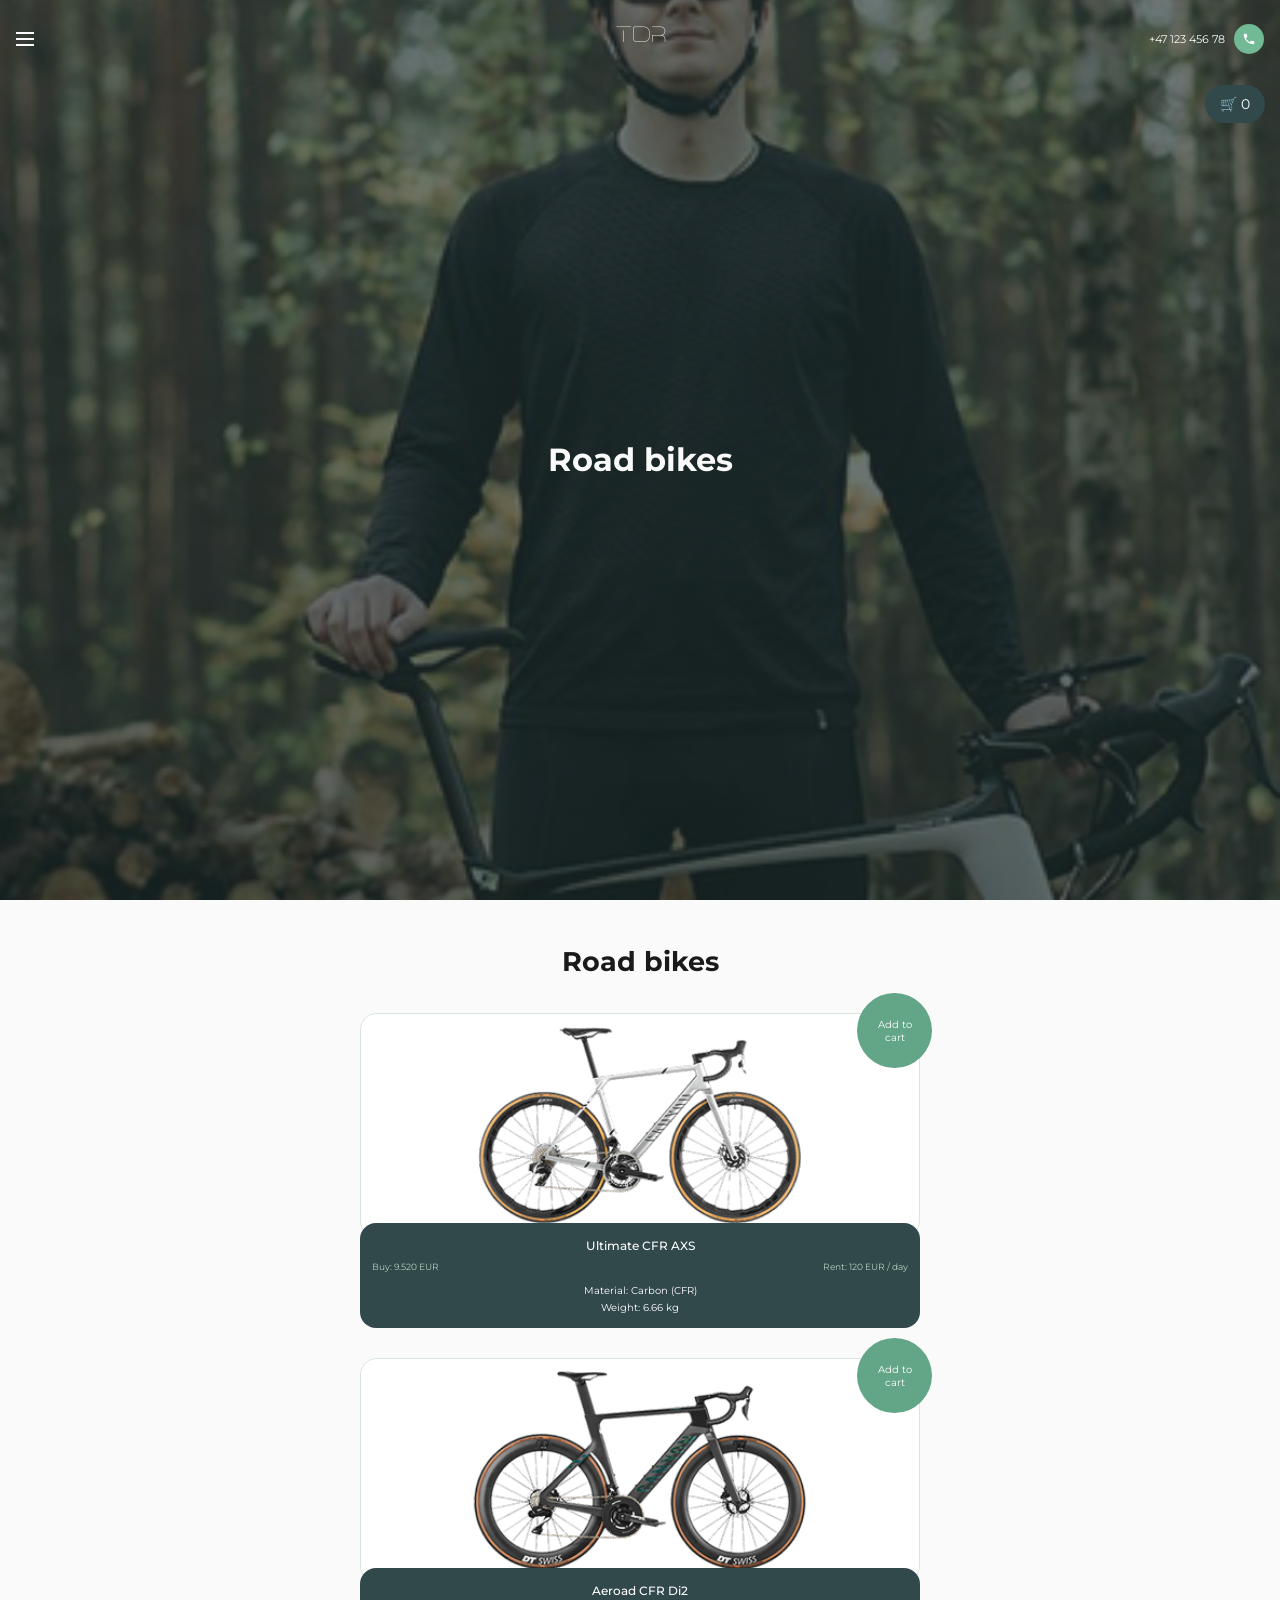
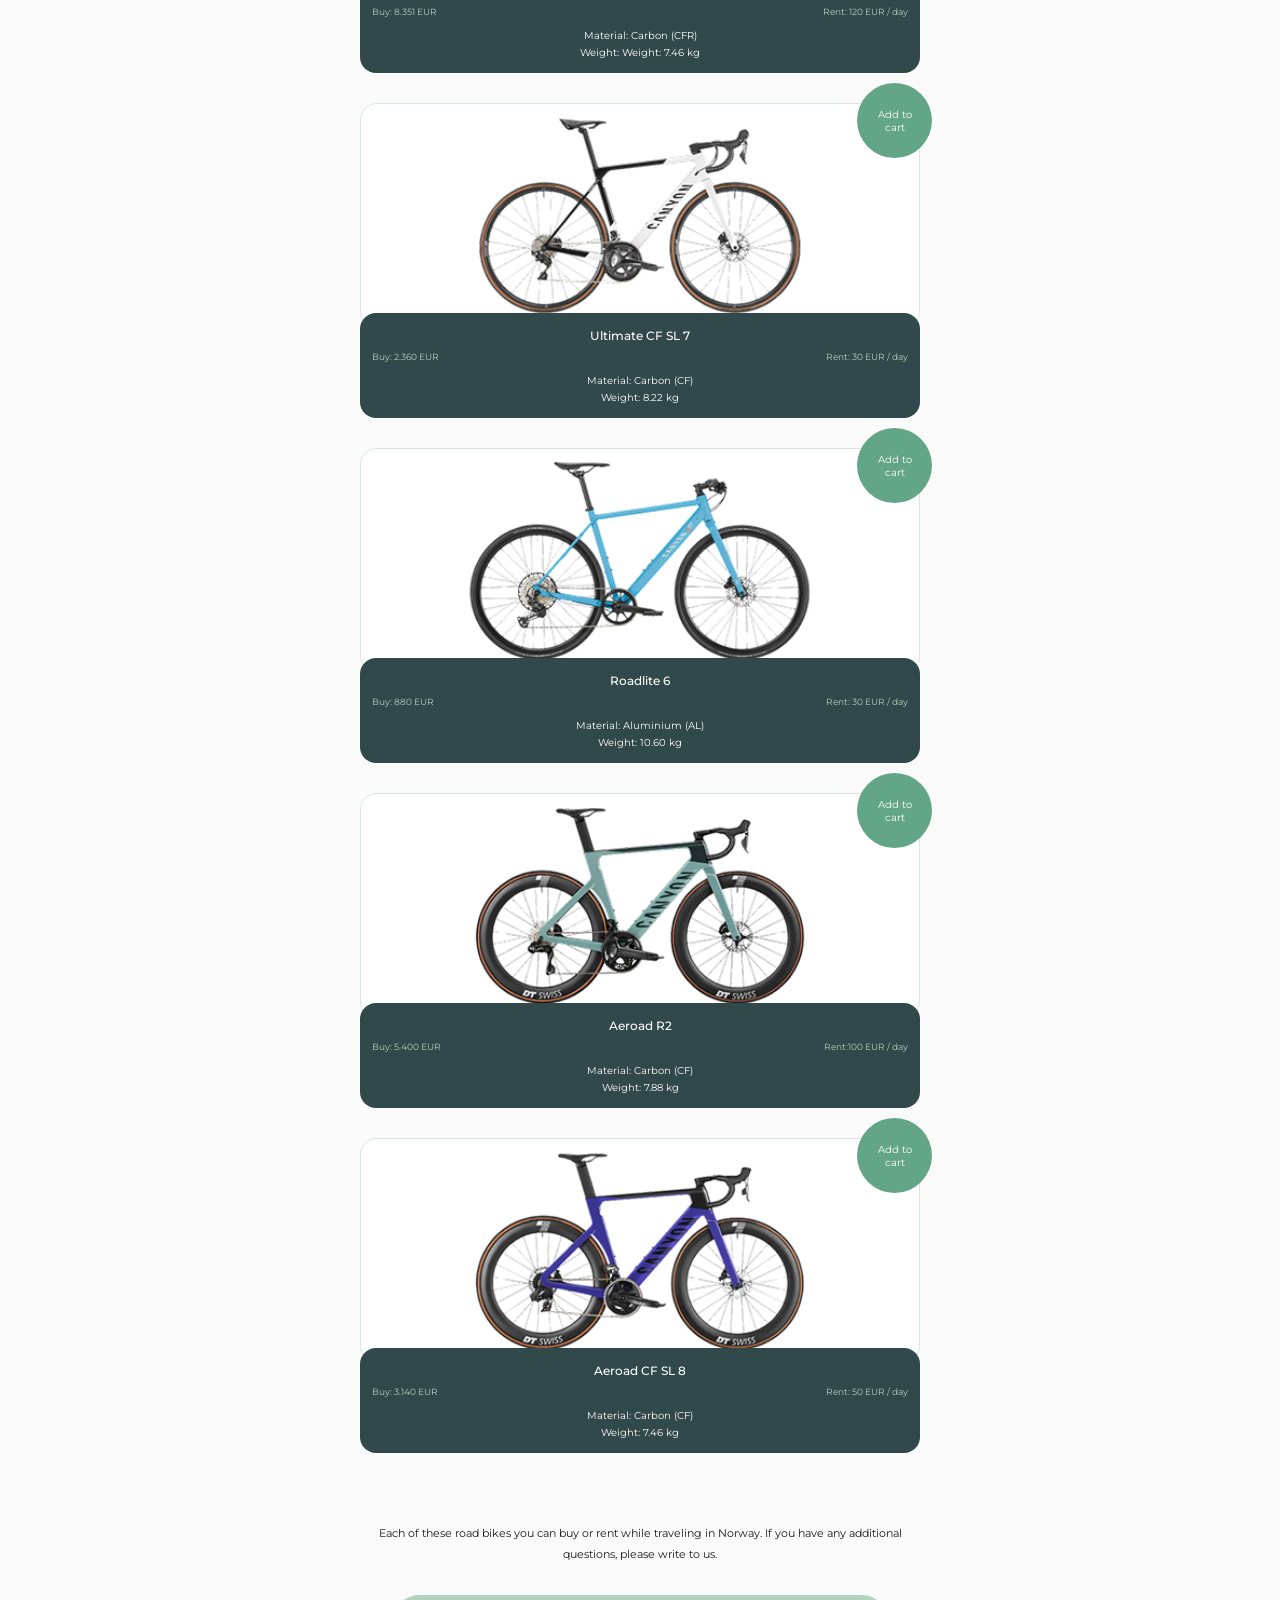
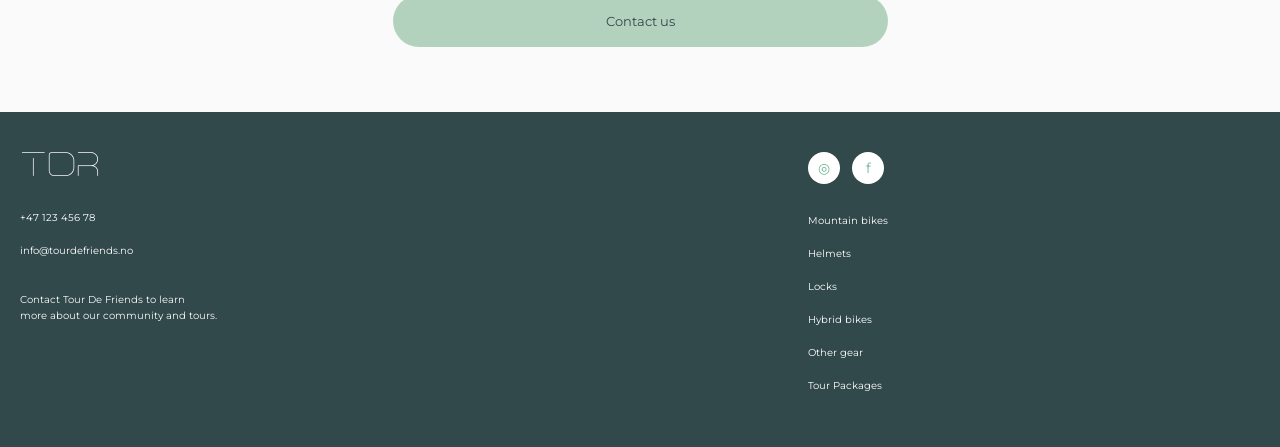
<file: road-bikes.html>
<!DOCTYPE html>
<html lang="en">

<head>
<meta charset="UTF-8">
<meta name="viewport" content="width=device-width, initial-scale=1.0">

<title>Road Bikes | TDR</title>

<style>

@import url('https://fonts.googleapis.com/css2?family=Montserrat:wght@400;500;600;700&display=swap');

@font-face {
    font-family: 'Morena';
    src: url('fonts/Morena-Light.otf') format('opentype');
    font-weight: 300;
}

* {
    box-sizing: border-box;
}

html {
    scroll-behavior: smooth;
}

body {
    margin: 0;
    background: #FAFAFA;
    color: #1A1A1A;
    font-family: 'Montserrat', sans-serif;
}

a {
    text-decoration: none;
}

/* HERO */

.road-hero {
    position: relative;
    height: 100vh;
    height: 100svh;
    background:
        linear-gradient(
            rgba(0,0,0,0.18),
            rgba(0,0,0,0.28)
        ),
        url('road-bikes-hero.png') center/cover no-repeat;
    color: #FAFAFA;
}

.road-title {
    position: absolute;
    top: 48%;
    left: 0;
    width: 100%;
    transform: translateY(-50%);
    text-align: center;
    font-size: 32px;
    font-weight: 700;
}

/* HEADER */

.road-header {
    position: relative;
    z-index: 2;
    display: grid;
    grid-template-columns: 1fr auto 1fr;
    align-items: center;
    gap: 10px;
    padding: 24px 16px;
}

.road-menu {
    display: flex;
    flex-direction: column;
    justify-content: center;
    gap: 4px;
    width: 19px;
    height: 18px;
    padding: 0;
    border: 0;
    background: transparent;
    cursor: pointer;
}

.road-menu span {
    display: block;
    width: 18px;
    height: 2px;
    background: #FAFAFA;
    flex-shrink: 0;
}

.road-logo {
    font-family: 'Morena', sans-serif;
    font-size: 22px;
    font-weight: 300;
    color: #FAFAFA;
}

.road-header-right {
    display: flex;
    align-items: center;
    justify-content: flex-end;
    gap: 9px;
}

.road-phone {
    font-size: 11px;
    color: #FAFAFA;
    white-space: nowrap;
}

.road-call {
    display: flex;
    align-items: center;
    justify-content: center;
    width: 30px;
    height: 30px;
    flex-shrink: 0;
    border-radius: 50%;
    background: #72B995;
    color: #FAFAFA;
}

.road-call svg {
    width: 14px;
    height: 14px;
}

/* PRODUCTS */

.road-products {
    max-width: 600px;
    margin: 0 auto;
    padding: 45px 20px 25px;
}

.road-products h2 {
    margin: 0 0 35px;
    text-align: center;
    font-size: 27px;
    font-weight: 700;
}

.bike-card {
    position: relative;
    margin-bottom: 45px;
}

.bike-image-box {
    position: relative;
    height: 225px;
    border: 1px solid #D8E6DD;
    border-radius: 17px;
    background: white;
}

.bike-image-box img {
    display: block;
    width: 100%;
    height: 100%;
    object-fit: contain;
    padding: 12px 8px;
}

.add-cart {
    position: absolute;
    z-index: 2;
    top: -20px;
    right: -12px;
    display: flex;
    align-items: center;
    justify-content: center;
    width: 75px;
    height: 75px;
    padding: 10px;
    border: none;
    border-radius: 50%;
    background: #63A587;
    color: white;
    font-family: 'Montserrat', sans-serif;
    font-size: 10px;
    text-align: center;
    cursor: pointer;
}

.bike-details {
    position: relative;
    z-index: 1;
    width: 100%;
    margin-top: -15px;
    padding: 15px 12px 12px;
    border-radius: 16px;
    background: #32494B;
    color: white;
    text-align: center;
}

.bike-details h3 {
    margin: 0 0 8px;
    font-size: 12px;
    font-weight: 500;
}

.bike-prices {
    display: flex;
    justify-content: space-between;
    gap: 10px;
    margin-bottom: 10px;
    color: #B3D2BE;
    font-size: 9px;
}

.bike-specs {
    margin: 0;
    font-size: 10px;
    line-height: 1.7;
}

/* CONTACT */

.road-contact {
    max-width: 600px;
    margin: 0 auto;
    padding: 15px 25px 65px;
    text-align: center;
}

.road-contact p {
    margin: 0 auto 30px;
    font-size: 11px;
    line-height: 1.9;
}

.contact-button {
    display: block;
    width: 90%;
    margin: 0 auto;
    padding: 18px;
    border-radius: 40px;
    background: #B3D2BE;
    color: #32494B;
    font-size: 13px;
}

/* FOOTER */

.road-footer {
    display: grid;
    grid-template-columns: 1.7fr 1fr;
    gap: 20px;
    padding: 40px 20px 55px;
    background: #32494B;
    color: #FAFAFA;
}

.road-footer-left {
    display: flex;
    flex-direction: column;
    align-items: flex-start;
    gap: 20px;
}

.road-footer-logo {
    font-family: 'Morena', sans-serif;
    font-size: 34px;
    font-weight: 300;
    color: white;
}

.road-footer-left > a:not(.road-footer-logo) {
    color: white;
    font-size: 10px;
}

.road-footer-left p {
    margin: 15px 0 0;
    font-size: 10px;
    line-height: 1.6;
}

.road-footer-right {
    display: flex;
    flex-direction: column;
    gap: 30px;
}

.road-social {
    display: flex;
    gap: 12px;
}

.road-social a {
    display: flex;
    align-items: center;
    justify-content: center;
    width: 32px;
    height: 32px;
    border-radius: 50%;
    background: white;
    color: #72B995;
    font-size: 14px;
}

.road-footer-links {
    display: flex;
    flex-direction: column;
    gap: 20px;
}

.road-footer-links a {
    color: white;
    font-size: 10px;
}

@media (max-width: 350px) {
    .road-phone {
        font-size: 9px;
    }

    .road-header {
        gap: 5px;
    }
}

/* FLIP CARDS */

.bike-card {
    position: relative;
    perspective: 1000px;
}

.bike-flip {
    position: relative;
    width: 100%;
    min-height: 300px;
    transform-style: preserve-3d;
    transition: transform 0.6s ease;
    cursor: pointer;
}

.bike-card.flipped .bike-flip {
    transform: rotateY(180deg);
}

.bike-front,
.bike-back {
    position: absolute;
    inset: 0;
    backface-visibility: hidden;
    -webkit-backface-visibility: hidden;
}

.bike-back {
    transform: rotateY(180deg);
    background: #32494B;
    border-radius: 17px;
    padding: 25px 20px;
    color: white;
    text-align: center;
    overflow-y: auto;
}

.bike-back h3 {
    font-family: 'Morena', sans-serif;
    font-size: 20px;
    font-weight: 300;
    margin: 0 0 20px;
}

.bike-back p {
    font-size: 11px;
    line-height: 1.7;
    margin-bottom: 18px;
}

/* INTERACTIVE BIKE CARDS */

.bike-card {
    position: relative;
    height: 300px;
    margin-bottom: 45px;
    perspective: 1000px;
}

.bike-flip {
    position: relative;
    width: 100%;
    height: 100%;
    transform-style: preserve-3d;
    transition: transform 0.6s ease;
    cursor: pointer;
}

.bike-card.flipped .bike-flip {
    transform: rotateY(180deg);
}

.bike-front,
.bike-back {
    position: absolute;
    inset: 0;
    backface-visibility: hidden;
    -webkit-backface-visibility: hidden;
}

.bike-back {
    transform: rotateY(180deg);
    display: flex;
    flex-direction: column;
    justify-content: flex-start;
    align-items: center;
    overflow-y: auto;
    padding: 24px 18px;
    border-radius: 16px;
    background: #32494B;
    color: #FAFAFA;
    text-align: center;
}

.bike-back h3 {
    margin: 0 0 20px;
    font-family: 'Morena', sans-serif;
    font-size: 24px;
    font-weight: 300;
}

.bike-back p {
    margin: 0 0 16px;
    font-size: 10px;
    line-height: 1.6;
}

.bike-back h4 {
    margin: 10px 0 4px;
    font-size: 11px;
    font-weight: 500;
}

.bike-card > .add-cart {
    z-index: 5;
}

/* SHOPPING CART */

.cart-floating {
    position: fixed;
    z-index: 50;
    top: 85px;
    right: 15px;
    padding: 10px 15px;
    border: none;
    border-radius: 30px;
    background: #32494B;
    color: white;
    font-family: 'Montserrat', sans-serif;
    font-size: 14px;
    cursor: pointer;
}

.cart-overlay[hidden] {
    display: none;
}

.cart-overlay {
    position: fixed;
    inset: 0;
    z-index: 100;
    display: flex;
    align-items: flex-end;
    background: rgba(0,0,0,.55);
}

.cart-panel {
    width: 100%;
    max-height: 85vh;
    overflow-y: auto;
    padding: 25px 20px 35px;
    border-radius: 25px 25px 0 0;
    background: #FAFAFA;
}

.cart-header {
    display: flex;
    justify-content: space-between;
    align-items: center;
    margin-bottom: 25px;
}

.cart-header h2 {
    margin: 0;
    font-family: 'Morena', sans-serif;
    font-size: 28px;
    font-weight: 300;
}

.cart-header button {
    border: none;
    background: transparent;
    font-size: 24px;
    cursor: pointer;
}

.cart-item {
    display: grid;
    grid-template-columns: 75px 1fr auto;
    align-items: center;
    gap: 10px;
    padding: 15px 0;
    border-bottom: 1px solid #D8E6DD;
}

.cart-item img {
    width: 75px;
    height: 60px;
    object-fit: contain;
}

.cart-item strong {
    font-size: 12px;
}

.cart-item p {
    font-size: 11px;
}

.cart-item button {
    border: none;
    background: transparent;
    color: #32494B;
    font-size: 11px;
    cursor: pointer;
}

.cart-continue {
    display: block;
    width: 100%;
    margin-top: 25px;
    padding: 15px;
    border: none;
    border-radius: 30px;
    background: #B3D2BE;
    color: #32494B;
    font-family: 'Montserrat', sans-serif;
    cursor: pointer;
}

/* CART QUANTITY CONTROLS */

.cart-item-info {
    display: flex;
    flex-direction: column;
    align-items: flex-start;
    gap: 12px;
}

.quantity-controls {
    display: flex;
    align-items: center;
    gap: 14px;
}

.quantity-controls button {
    display: flex;
    align-items: center;
    justify-content: center;
    width: 28px;
    height: 28px;
    border: 1px solid #B3D2BE;
    border-radius: 50%;
    background: #E9F1EC;
    color: #32494B;
    font-family: 'Montserrat', sans-serif;
    font-size: 18px;
    cursor: pointer;
}

.quantity-controls span {
    min-width: 15px;
    text-align: center;
    font-size: 13px;
    font-weight: 500;
}

.cart-remove {
    font-size: 11px;
    color: #32494B;
    cursor: pointer;
}

/* CHECKOUT BUTTON */

.cart-checkout {
    display: block;
    width: 100%;
    margin-top: 25px;
    padding: 15px;
    border-radius: 30px;
    background: #69AD80;
    color: white;
    text-align: center;
    font-family: 'Montserrat', sans-serif;
    font-size: 13px;
}

.cart-continue {
    margin-top: 12px;
    background: #B3D2BE;
}

</style>
</head>

<body>

<!-- HERO -->

<section class="road-hero">

    <header class="road-header">

        <button class="road-menu"
                type="button"
                aria-label="Menu">
            <span></span>
            <span></span>
            <span></span>
        </button>

        <a href="index.html" class="road-logo">TDR</a>

        <div class="road-header-right">

            <span class="road-phone">
                +47 123 456 78
            </span>

            <a href="tel:+4712345678"
               class="road-call"
               aria-label="Call Tour De Friends">

                <svg viewBox="0 0 24 24">
                    <path fill="currentColor"
                          d="M6.6 10.8a15.5 15.5 0 0 0 6.6 6.6l2.2-2.2
                          c.3-.3.7-.4 1.1-.2 1.1.4 2.3.6 3.5.6
                          .6 0 1 .4 1 1V20c0 .6-.4 1-1 1
                          C10.6 21 3 13.4 3 4c0-.6.4-1 1-1h3.5
                          c.6 0 1 .4 1 1 0 1.2.2 2.4.6 3.5
                          .1.4 0 .8-.3 1.1z"/>
                </svg>

            </a>

        </div>

    </header>

    <h1 class="road-title">Road bikes</h1>

<button class="cart-floating" type="button" onclick="openCart()">
    🛒 <span id="cart-count">0</span>
</button>

</section>


<!-- ROAD BIKES -->


<section class="road-products">

    <h2>Road bikes</h2>

    <!-- BIKE 1 -->

    <div class="bike-card">

        <div class="bike-flip"
             onclick="this.parentElement.classList.toggle('flipped')">

            <div class="bike-front">

                <div class="bike-image-box">
                    <img src="road-bike-1.png" alt="Ultimate CFR AXS">
                </div>

                <div class="bike-details">
                    <h3>Ultimate CFR AXS</h3>
                    <div class="bike-prices">
                        <span>Buy: 9.520 EUR </span>
                        <span>Rent: 120 EUR / day</span>
                    </div>
                    <p class="bike-specs">
                        Material: Carbon (CFR)<br>
                        Weight: 6.66 kg
                    </p>
                </div>

            </div>

            <div class="bike-back">

                <h3>Ultimate CFR eTap</h3>

                <p>
                    Constructed from high-end carbon materials,
                    we developed this advanced seatpost to unite
                    incredible lightness with top-end stiffness levels.
                    Its zero-setback design looks super-slick,
                    and lets you transfer your power through the bike
                    with the highest levels of pedalling efficiency.
                </p>

                <h4>CFR: world-class carbon</h4>

                <p>
                    Meet the Ultimate CFR: Canyon's pinnacle
                    of carbon expertise. Thin, lightweight,
                    yet exceptionally tough with strategic
                    reinforcement patches. It's the frame to beat.
                </p>

                <h4>Aerodynamically optimised</h4>

                <p>
                    On the road, aerodynamic drag is the largest
                    factor holding you back. From just 14 kph,
                    it's the biggest force you must overcome.
                    So we optimised the frame forms for minimum
                    drag, through an exhaustive process of wind
                    tunnel testing in collaboration with aero
                    experts Swiss Side.
                </p>

            </div>

        </div>

        
<button class="add-cart" type="button">
    Add to cart
</button>


    </div>


    <!-- BIKE 2 -->

    <div class="bike-card">

        <div class="bike-flip"
             onclick="this.parentElement.classList.toggle('flipped')">

            <div class="bike-front">

                <div class="bike-image-box">
                    <img src="road-bike-2.png" alt="Aeroad CFR Di2">
                </div>

                <div class="bike-details">
                    <h3>Aeroad CFR Di2</h3>
                    <div class="bike-prices">
                        <span>Buy: 8.351 EUR</span>
                        <span>Rent: 120 EUR / day</span>
                    </div>
                    <p class="bike-specs">
                        Material: Carbon (CFR)<br>
                        Weight: Weight: 7.46 kg
                    </p>
                </div>

            </div>

            <div class="bike-back">

                <h3>Aeroad CFR Di2</h3>

                <p>
                    The Aeroad CFR is built around a frame
                    we developed together with the aero experts
                    at Swiss Side. Tested in the wind tunnel,
                    it combines supreme efficiency with agile
                    handling and innovative adjustability.
                    This is a race bike that makes zero compromises.
                </p>

                <h4>Balanced geometry</h4>

                <p>
                    Many of our pro riders prefer the less
                    aggressive Sport Pro geometry used on the
                    Canyon Ultimate. So we implemented it on
                    the Aeroad. The current Aeroad has a more
                    relaxed, balanced riding position than its
                    predecessor for less muscle fatigue,
                    improved power transfer, and maximum speed.
                </p>

                <h4>A pro-level cockpit</h4>

                <p>
                    With complete cable and wire integration,
                    get super-clean optics and reduced drag
                    at the same time. And with single-tool
                    adjustable height and width, big spacer
                    stacks and time-consuming bar swaps
                    are a thing of the past.
                </p>

            </div>

        </div>

        
<button class="add-cart" type="button">
    Add to cart
</button>


    </div>


    <!-- BIKE 3 -->

    <div class="bike-card">

        <div class="bike-flip"
             onclick="this.parentElement.classList.toggle('flipped')">

            <div class="bike-front">

                <div class="bike-image-box">
                    <img src="road-bike-3.png" alt="Ultimate CF SL 7">
                </div>

                <div class="bike-details">
                    <h3>Ultimate CF SL 7</h3>
                    <div class="bike-prices">
                        <span>Buy: 2.360 EUR  </span>
                        <span>Rent: 30 EUR / day</span>
                    </div>
                    <p class="bike-specs">
                        Material: Carbon (CF)<br>
                        Weight: 8.22 kg
                    </p>
                </div>

            </div>

            <div class="bike-back">

                <h3>Ultimate CF SL 7</h3>

                <p>
                    On the road, aerodynamic drag is the largest
                    factor holding you back. From just 14 kph,
                    it's the biggest force you must overcome.
                    So we optimised the frame forms for minimum
                    drag, through an exhaustive process of wind
                    tunnel testing in collaboration with aero
                    experts Swiss Side.
                </p>

                <h4>High-grade carbon layup</h4>

                <p>
                    The CF SL combines the cutting-edge innovations
                    of the SLX and CFR platforms with a carbon
                    layup that strikes the ideal balance between
                    durability and value. By using specially
                    selected fibres, the carbon layup sets
                    the benchmark in terms of toughness.
                </p>

                <h4>A new integrated aero seatpost</h4>

                <p>
                    The Ultimate looks even cleaner and sleeker
                    with this clamp design. The clamp is hidden
                    away in the seat tube, so there's no extra
                    drag. We combine it with a D-shaped seatpost
                    to reduce air resistance in the seat tube
                    area to an absolute minimum.
                </p>

            </div>

        </div>

        
<button class="add-cart" type="button">
    Add to cart
</button>


    </div>


    <!-- BIKE 4 -->

    <div class="bike-card">

        <div class="bike-flip"
             onclick="this.parentElement.classList.toggle('flipped')">

            <div class="bike-front">

                <div class="bike-image-box">
                    <img src="road-bike-4.png" alt="Roadlite 6">
                </div>

                <div class="bike-details">
                    <h3>Roadlite 6</h3>
                    <div class="bike-prices">
                        <span>Buy: 880 EUR</span>
                        <span>Rent: 30 EUR / day</span>
                    </div>
                    <p class="bike-specs">
                        Material: Aluminium (AL)<br>
                        Weight: 10.60 kg
                    </p>
                </div>

            </div>

            <div class="bike-back">

                <h3>Roadlite 6</h3>

                <p>
                    Enjoy smooth, precise gear changes in every
                    situation. No clunky shifting, even when
                    changing uphill. With the intuitive
                    one-lever operation, the easy-to-use
                    1x12 gearing setup is the perfect choice.
                    And with a big 10-51 tooth cassette
                    combined with a 46-tooth chainring,
                    you've got the ratios for hammering climbs
                    and smooth sailing alike.
                </p>

                <h4>Shimano MT201 hydraulic disc brakes</h4>

                <p>
                    Shimano's hydraulic MT201 disc brakes
                    give safe, responsive braking power
                    and precise modulation in any situation
                    where you need to think fast.
                    The flat mount brakes integrate seamlessly
                    into the frame design, and the adjustable
                    3-finger levers are nice and easy to reach.
                </p>

                <h4>Schwalbe G-One Speed 30 mm tyres</h4>

                <p>
                    The Schwalbe G-One Speed 30 mm tyres give
                    good grip and are versatile, speedy and
                    reliable. They roll fast on the road and
                    confidently on unkept cycle paths
                    and gravel roads.
                </p>

            </div>

        </div>

        
<button class="add-cart" type="button">
    Add to cart
</button>


    </div>


    <!-- BIKE 5 -->

    <div class="bike-card">

        <div class="bike-flip"
             onclick="this.parentElement.classList.toggle('flipped')">

            <div class="bike-front">

                <div class="bike-image-box">
                    <img src="road-bike-5.png" alt="Aeroad R2">
                </div>

                <div class="bike-details">
                    <h3>Aeroad R2</h3>
                    <div class="bike-prices">
                        <span>Buy: 5.400 EUR</span>
                        <span>Rent:100 EUR / day</span>
                    </div>
                    <p class="bike-specs">
                        Material: Carbon (CF)<br>
                        Weight: 7.88 kg
                    </p>
                </div>

            </div>

            <div class="bike-back">

                <h3>Aeroad CF SLX 8 eTap</h3>

                <p>
                    The Aeroad CF SLX is built around a frame
                    we developed together with the aero experts
                    at Swiss Side. Tested in the wind tunnel,
                    it combines supreme efficiency with agile
                    handling and innovative adjustability.
                    This is a race bike that makes zero compromises.
                </p>

                <h4>Balanced geometry</h4>

                <p>
                    Many of our pro riders prefer the less
                    aggressive Sport Pro geometry used on
                    the Canyon Ultimate. So we implemented
                    it on the Aeroad. The current Aeroad
                    has a more relaxed, balanced riding
                    position than its predecessor for less
                    muscle fatigue, improved power transfer,
                    and maximum speed.
                </p>

                <h4>A pro-level cockpit</h4>

                <p>
                    With complete cable and wire integration,
                    get super-clean optics and reduced drag
                    at the same time. And with single-tool
                    adjustable height and width, big spacer
                    stacks and time-consuming bar swaps
                    are a thing of the past.
                </p>

            </div>

        </div>

        
<button class="add-cart" type="button">
    Add to cart
</button>


    </div>


    <!-- BIKE 6 -->

    <div class="bike-card">

        <div class="bike-flip"
             onclick="this.parentElement.classList.toggle('flipped')">

            <div class="bike-front">

                <div class="bike-image-box">
                    <img src="road-bike-6.png" alt="Aeroad CF SL 8">
                </div>

                <div class="bike-details">
                    <h3>Aeroad CF SL 8</h3>
                    <div class="bike-prices">
                        <span>Buy: 3.140 EUR</span>
                        <span>Rent: 50 EUR / day</span>
                    </div>
                    <p class="bike-specs">
                        Material: Carbon (CF)<br>
                        Weight: 7.46 kg
                    </p>
                </div>

            </div>

            <div class="bike-back">

                <h3>Aeroad 8 Di2</h3>

                <p>
                    The Aeroad CF SLX is built around a frame
                    we developed together with the aero experts
                    at Swiss Side. Tested in the wind tunnel,
                    it combines supreme efficiency with agile
                    handling and innovative adjustability.
                    This is a race bike that makes zero compromises.
                </p>

                <h4>Balanced geometry</h4>

                <p>
                    Many of our pro riders prefer the less
                    aggressive Sport Pro geometry used on
                    the Canyon Ultimate. So we implemented
                    it on the Aeroad. The current Aeroad
                    has a more relaxed, balanced riding
                    position than its predecessor for less
                    muscle fatigue, improved power transfer,
                    and maximum speed.
                </p>

                <h4>A pro-level cockpit</h4>

                <p>
                    With complete cable and wire integration,
                    get super-clean optics and reduced drag
                    at the same time. And with single-tool
                    adjustable height and width, big spacer
                    stacks and time-consuming bar swaps
                    are a thing of the past.
                </p>

            </div>

        </div>

        
<button class="add-cart" type="button">
    Add to cart
</button>


    </div>

</section>


<!-- CONTACT -->

<section class="road-contact">

    <p>
        Each of these road bikes you can buy or rent
        while traveling in Norway. If you have any
        additional questions, please write to us.
    </p>

    <a href="book-call.html" class="contact-button">
        Contact us
    </a>

</section>


<!-- FOOTER -->

<footer class="road-footer">

    <div class="road-footer-left">

        <a href="index.html" class="road-footer-logo">
            TDR
        </a>

        <a href="tel:+4712345678">
            +47 123 456 78
        </a>

        <a href="mailto:info@tourdefriends.no">
            info@tourdefriends.no
        </a>

        <p>
            Contact Tour De Friends to learn<br>
            more about our community and tours.
        </p>

    </div>

    <div class="road-footer-right">

        <div class="road-social">
            <a href="#" aria-label="Instagram">◎</a>
            <a href="#" aria-label="Facebook">f</a>
        </div>

        <nav class="road-footer-links">

            <a href="mountain-bikes.html">
                Mountain bikes
            </a>

            <a href="helmets.html">
                Helmets
            </a>

            <a href="locks.html">
                Locks
            </a>

            <a href="hybrid-bikes.html">
                Hybrid bikes
            </a>

            <a href="other-gear.html">
                Other gear
            </a>

            <a href="index.html#pricing">
                Tour Packages
            </a>

        </nav>

    </div>

</footer>

<div id="cart-overlay" class="cart-overlay" hidden>

    <div class="cart-panel">

        <div class="cart-header">
            <h2>Your cart</h2>
            <button type="button" onclick="closeCart()">
                ✕
            </button>
        </div>

        <div id="cart-items"></div>

<a href="checkout.html"
   class="cart-checkout"
   id="cart-checkout">
    Request order
</a>

        <button class="cart-continue"
                type="button"
                onclick="closeCart()">
            Continue shopping
        </button>

    </div>

</div>

<script>
const CART_KEY = 'tdr-cart';

function getCart() {
    try {
        const data = JSON.parse(localStorage.getItem(CART_KEY));
        return Array.isArray(data) ? data : [];
    } catch {
        return [];
    }
}

function saveCart(cart) {
    localStorage.setItem(CART_KEY, JSON.stringify(cart));
    updateCartCount();
    renderCart();
}

function addToCart(name, image) {
    const cart = getCart();

    const existing = cart.find(item => item.name === name);

    if (existing) {
        existing.quantity += 1;
    } else {
        cart.push({
            name: name,
            image: image,
            quantity: 1
        });
    }

    saveCart(cart);
    openCart();
}

function changeQuantity(name, change) {
    const cart = getCart();

    const item = cart.find(product => product.name === name);

    if (!item) return;

    item.quantity += change;

    if (item.quantity <= 0) {
        const index = cart.findIndex(
            product => product.name === name
        );

        cart.splice(index, 1);
    }

    saveCart(cart);
}

function removeFromCart(name) {
    const cart = getCart().filter(item => item.name !== name);
    saveCart(cart);
}

function updateCartCount() {
    const count = getCart().reduce(
        (total, item) => total + item.quantity, 0
    );

    document.getElementById('cart-count').textContent = count;
}

function openCart() {
    document.getElementById('cart-overlay').hidden = false;
    renderCart();
}

function closeCart() {
    document.getElementById('cart-overlay').hidden = true;
}


function renderCart() {
    const container = document.getElementById('cart-items');
    const cart = getCart();

    if (cart.length === 0) {
        container.innerHTML = '<p>Your cart is empty.</p>';
        return;
    }

    container.innerHTML = '';

    cart.forEach(item => {
        const row = document.createElement('div');
        row.className = 'cart-item';

        const img = document.createElement('img');
        img.src = item.image;
        img.alt = item.name;

        const info = document.createElement('div');
        info.className = 'cart-item-info';

        const name = document.createElement('strong');
        name.textContent = item.name;

        const quantityControls = document.createElement('div');
        quantityControls.className = 'quantity-controls';

        const minus = document.createElement('button');
        minus.type = 'button';
        minus.textContent = '−';
        minus.setAttribute('aria-label', 'Decrease quantity');
        minus.addEventListener('click', () => {
            changeQuantity(item.name, -1);
        });

        const quantity = document.createElement('span');
        quantity.textContent = item.quantity;

        const plus = document.createElement('button');
        plus.type = 'button';
        plus.textContent = '+';
        plus.setAttribute('aria-label', 'Increase quantity');
        plus.addEventListener('click', () => {
            changeQuantity(item.name, 1);
        });

        quantityControls.append(minus, quantity, plus);
        info.append(name, quantityControls);

        const remove = document.createElement('button');
        remove.type = 'button';
        remove.className = 'cart-remove';
        remove.textContent = 'Remove';
        remove.addEventListener('click', () => {
            removeFromCart(item.name);
        });

        row.append(img, info, remove);
        container.appendChild(row);
    });
}


document.addEventListener('DOMContentLoaded', () => {

    // Update cart counter
    updateCartCount();

    // Add Road bikes to cart
    document.querySelectorAll('.bike-card').forEach(card => {

        const button = card.querySelector('.add-cart');
        const image = card.querySelector('.bike-front img');
        const name = card.querySelector('.bike-front .bike-details h3');

        if (!button || !image || !name) return;

        button.addEventListener('click', function(event) {
            event.preventDefault();
            event.stopPropagation();

            addToCart(
                name.textContent.trim(),
                image.getAttribute('src')
            );
        });

    });

});
</script>

</body>
</html>
</file>
